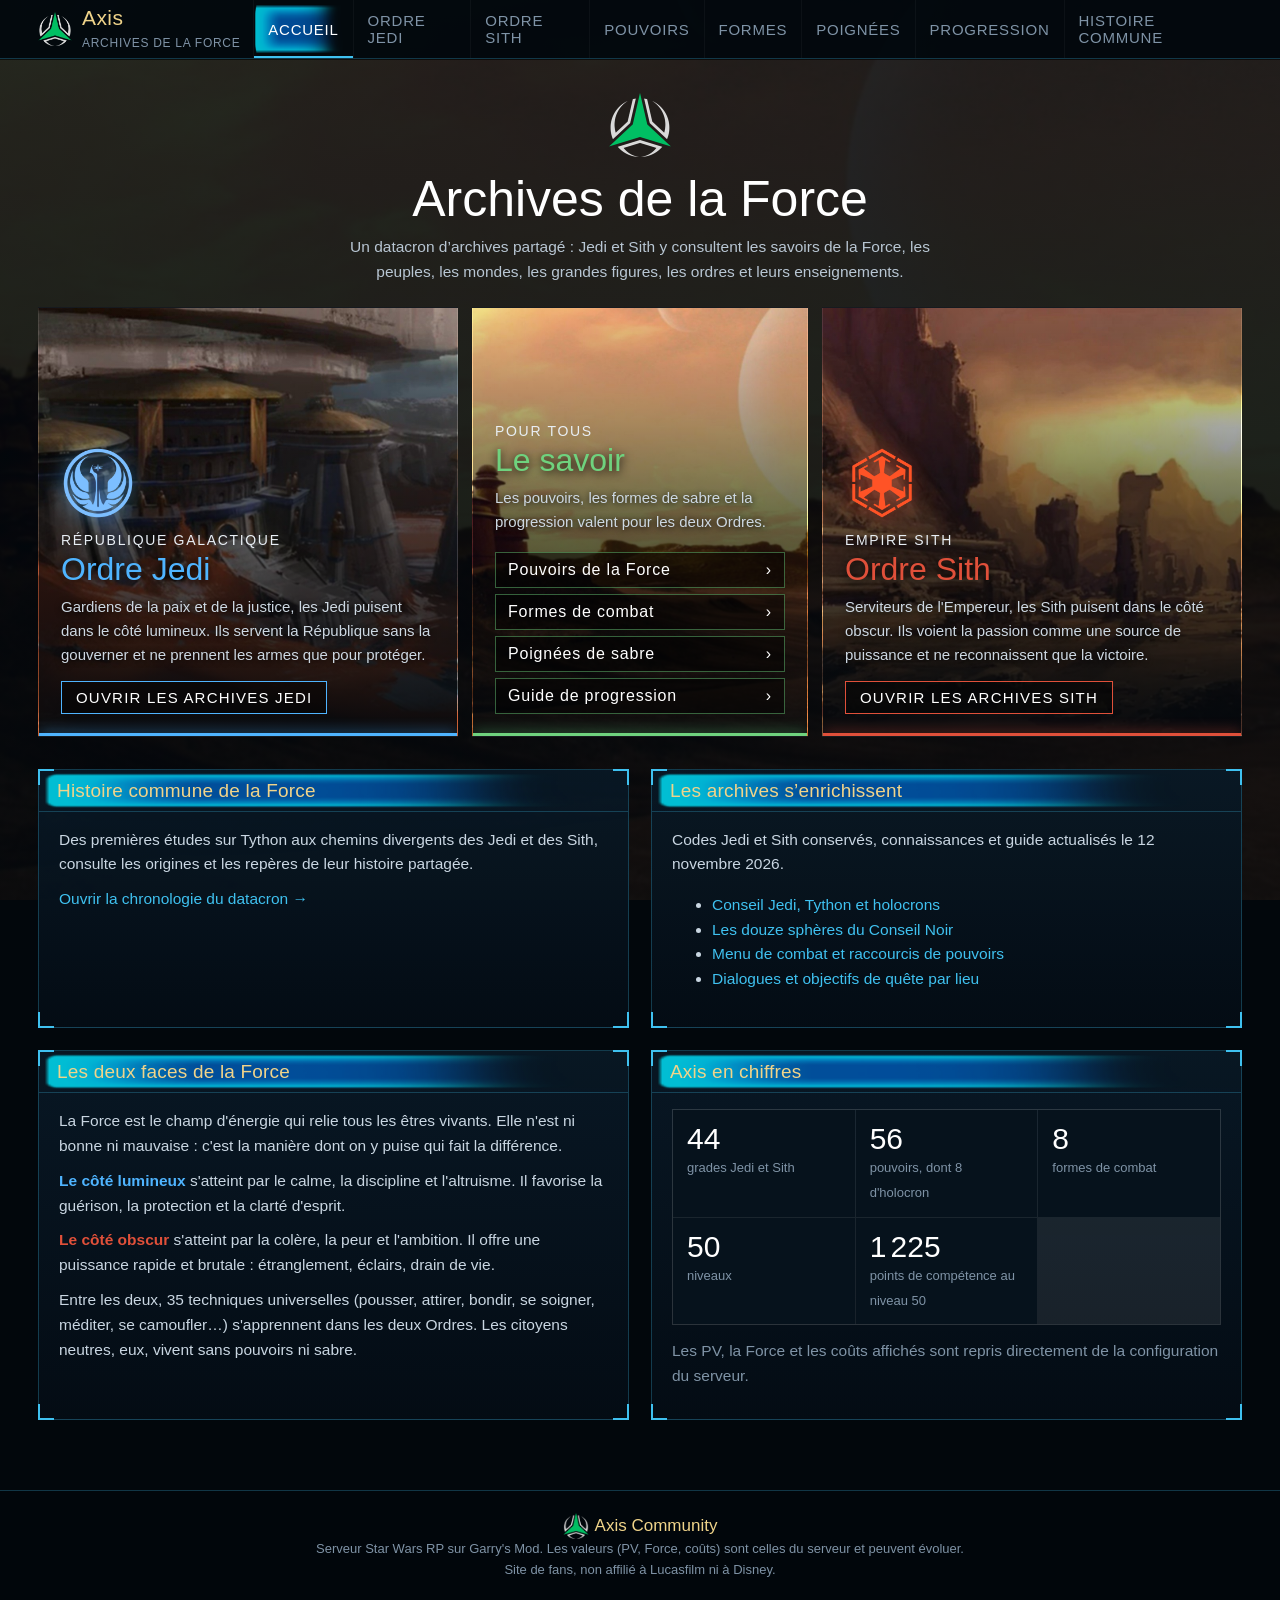
<file: index.html>
<!doctype html>
<html lang="fr">
<head>
<meta charset="utf-8">
<meta name="viewport" content="width=device-width, initial-scale=1">
<title>Accueil · Archives de la Force · Axis</title>
<meta name="description" content="Les connaissances Jedi et Sith du serveur Star Wars RP Axis Community : hiérarchie, codes, pouvoirs, formes de combat et progression.">
<meta name="theme-color" content="#02070c">
<link rel="icon" href="assets/img/voix_neutre.png">
<link rel="stylesheet" href="assets/style.css?v=20261113-2">
</head>
<body class="bg-neu">
<header class="topbar"><div class="in">
<a class="brand" href="index.html"><img src="assets/img/voix_neutre.png" alt=""><div><b>Axis</b><small>ARCHIVES DE LA FORCE</small></div></a>
<button class="burger" aria-expanded="false" aria-controls="tabs">Menu</button>
<nav class="tabs" id="tabs" aria-label="Navigation"><a href="index.html" class="on" aria-current="page">Accueil</a><a href="ordre-jedi.html" class="j">Ordre Jedi</a><a href="ordre-sith.html" class="s">Ordre Sith</a><a href="pouvoirs.html" class="">Pouvoirs</a><a href="formes.html" class="">Formes</a><a href="poignees.html" class="">Poignées</a><a href="progression.html" class="">Progression</a><a href="histoire.html" class="">Histoire commune</a></nav>
</div></header>

<div class="choose">
  <div class="choose-head"><img src="assets/img/voix_neutre.png" alt=""><h1>Archives de la Force</h1>
  <p>Un datacron d’archives partagé : Jedi et Sith y consultent les savoirs de la Force, les peuples, les mondes, les grandes figures, les ordres et leurs enseignements.</p></div>
  <div class="factions">
    <a class="fac j i-rep" href="ordre-jedi.html"><span class="bar"></span>
      <img class="e" src="assets/img/embleme_republique.png" alt="">
      <div class="who">République Galactique</div><h2>Ordre Jedi</h2>
      <p>Gardiens de la paix et de la justice, les Jedi puisent dans le côté lumineux. Ils servent la République sans la gouverner et ne prennent les armes que pour protéger.</p>
      <span class="go">Ouvrir les archives Jedi</span></a>
    <div class="fac n i-neu"><span class="bar"></span>
      <div class="who">Pour tous</div><h2>Le savoir</h2>
      <p>Les pouvoirs, les formes de sabre et la progression valent pour les deux Ordres.</p>
      <ul class="links"><li><a href="pouvoirs.html">Pouvoirs de la Force <span>›</span></a></li><li><a href="formes.html">Formes de combat <span>›</span></a></li><li><a href="poignees.html">Poignées de sabre <span>›</span></a></li><li><a href="progression.html">Guide de progression <span>›</span></a></li></ul></div>
    <a class="fac s i-emp" href="ordre-sith.html"><span class="bar"></span>
      <img class="e" src="assets/img/embleme_empire.png" alt="">
      <div class="who">Empire Sith</div><h2>Ordre Sith</h2>
      <p>Serviteurs de l'Empereur, les Sith puisent dans le côté obscur. Ils voient la passion comme une source de puissance et ne reconnaissent que la victoire.</p>
      <span class="go">Ouvrir les archives Sith</span></a>
  </div>
</div>
<div class="home-grid"><section class="holo"><div class="holo-t"><h2>Histoire commune de la Force</h2></div><div class="holo-b"><p>Des premières études sur Tython aux chemins divergents des Jedi et des Sith, consulte les origines et les repères de leur histoire partagée.</p><a href="histoire.html">Ouvrir la chronologie du datacron →</a></div></section><section class="holo"><div class="holo-t"><h2>Les archives s’enrichissent</h2></div><div class="holo-b"><p>Codes Jedi et Sith conservés, connaissances et guide actualisés le 12 novembre 2026.</p><ul><li><a href="ordre-jedi.html#connaissances">Conseil Jedi, Tython et holocrons</a></li><li><a href="ordre-sith.html#conseil-noir">Les douze sphères du Conseil Noir</a></li><li><a href="progression.html#combat-menu">Menu de combat et raccourcis de pouvoirs</a></li><li><a href="progression.html#missions">Dialogues et objectifs de quête par lieu</a></li></ul></div></section>
<section class="holo"><div class="holo-t"><h2>Les deux faces de la Force</h2></div><div class="holo-b"><p>La Force est le champ d'énergie qui relie tous les êtres vivants. Elle n'est ni bonne ni mauvaise : c'est la manière dont on y puise qui fait la différence.</p>
<p><b style="color:var(--jedi)">Le côté lumineux</b> s'atteint par le calme, la discipline et l'altruisme. Il favorise la guérison, la protection et la clarté d'esprit.</p>
<p><b style="color:var(--sith)">Le côté obscur</b> s'atteint par la colère, la peur et l'ambition. Il offre une puissance rapide et brutale : étranglement, éclairs, drain de vie.</p>
<p>Entre les deux, 35 techniques universelles (pousser, attirer, bondir, se soigner, méditer, se camoufler…) s'apprennent dans les deux Ordres. Les citoyens neutres, eux, vivent sans pouvoirs ni sabre.</p></div></section>
<section class="holo"><div class="holo-t"><h2>Axis en chiffres</h2></div><div class="holo-b"><div class="facts">
<div><b>44</b><span>grades Jedi et Sith</span></div>
<div><b>56</b><span>pouvoirs, dont 8 d'holocron</span></div>
<div><b>8</b><span>formes de combat</span></div>
<div><b>50</b><span>niveaux</span></div>
<div><b>1 225</b><span>points de compétence au niveau 50</span></div>
</div>
<p class="dim" style="margin-top:14px">Les PV, la Force et les coûts affichés sont repris directement de la configuration du serveur.</p></div></section>
</div>

<footer class="foot"><img src="assets/img/voix_neutre.png" alt=""><b>Axis Community</b><br>Serveur Star Wars RP sur Garry's Mod. Les valeurs (PV, Force, coûts) sont celles du serveur et peuvent évoluer.<br>Site de fans, non affilié à Lucasfilm ni à Disney.</footer>
<script src="assets/site.js"></script>
</body>
</html>
</file>
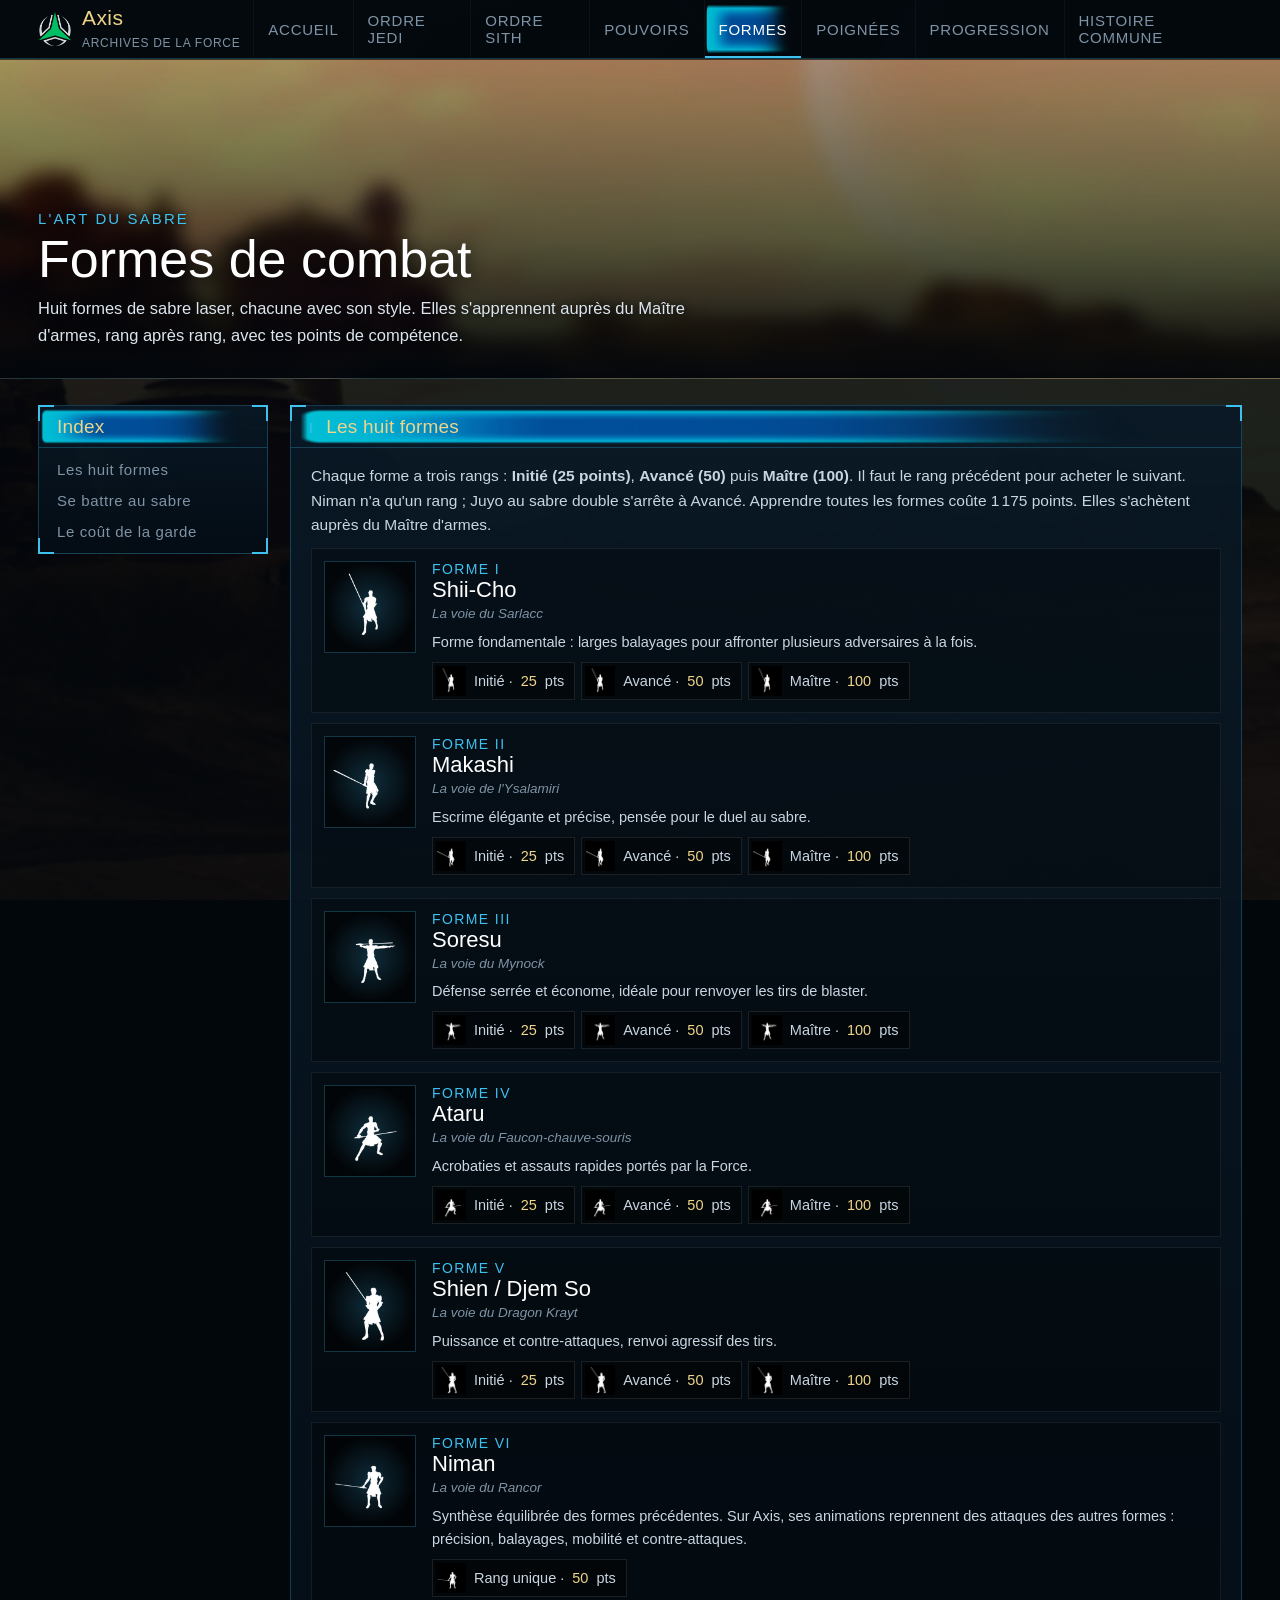
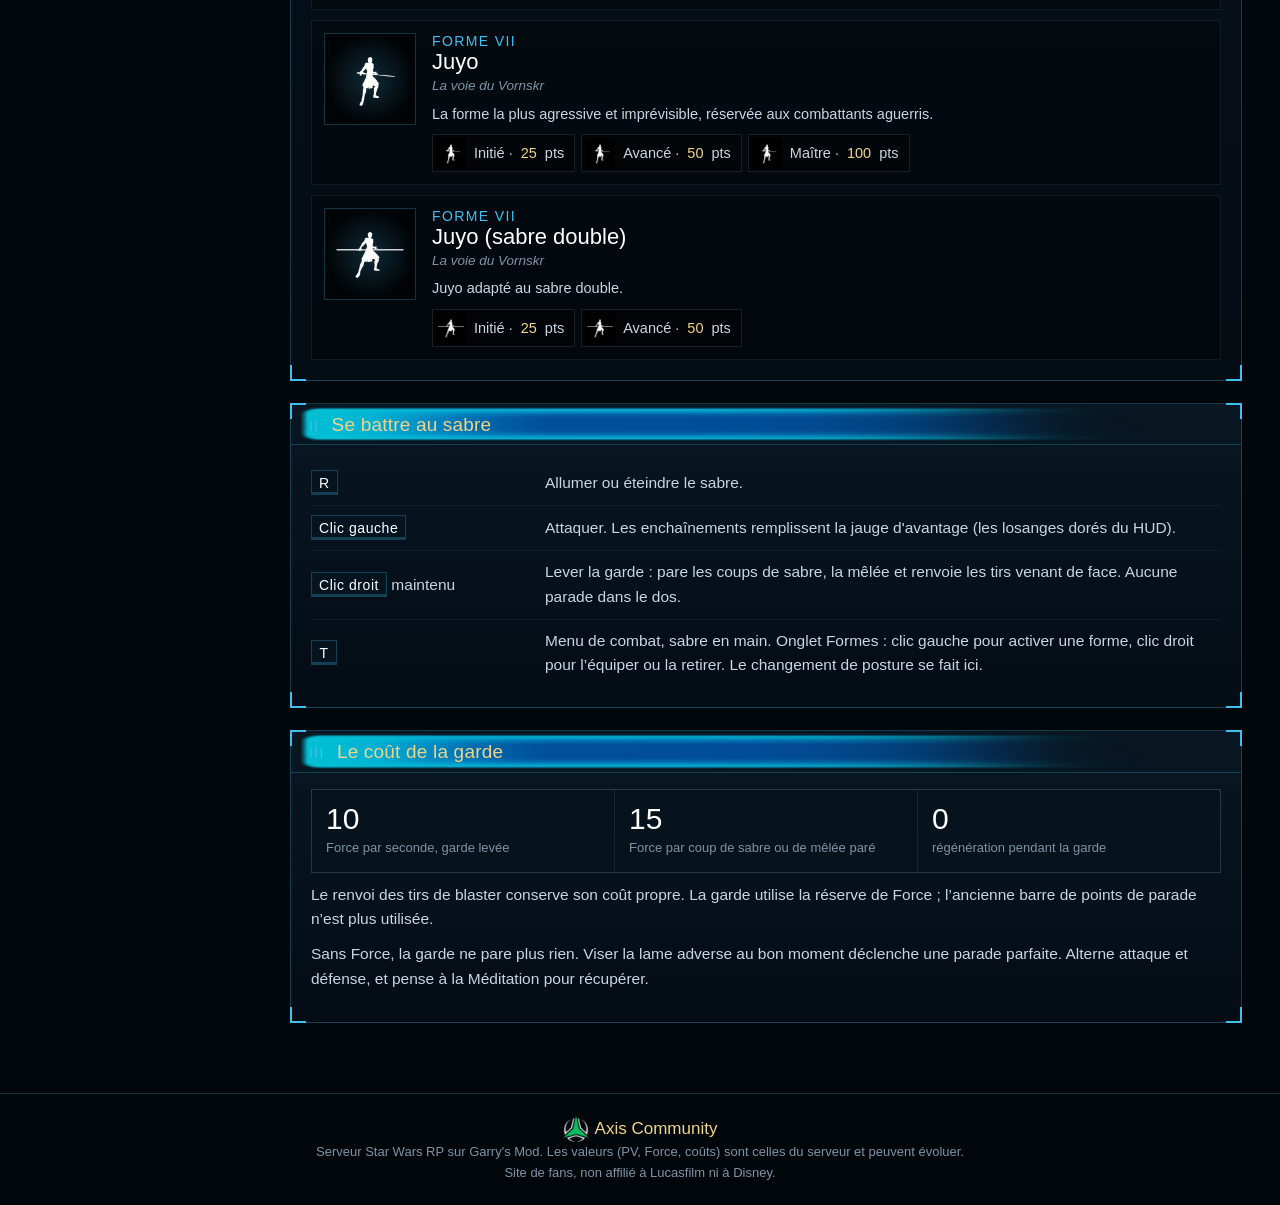
<file: formes.html>
<!doctype html>
<html lang="fr">
<head>
<meta charset="utf-8">
<meta name="viewport" content="width=device-width, initial-scale=1">
<title>Formes de combat · Archives de la Force · Axis</title>
<meta name="description" content="Les huit formes de combat au sabre laser du serveur Axis : rangs, coûts, contrôles et gestion de la garde.">
<meta name="theme-color" content="#02070c">
<link rel="icon" href="assets/img/voix_neutre.png">
<link rel="stylesheet" href="assets/style.css?v=20261113-2">
</head>
<body class="bg-neu">
<header class="topbar"><div class="in">
<a class="brand" href="index.html"><img src="assets/img/voix_neutre.png" alt=""><div><b>Axis</b><small>ARCHIVES DE LA FORCE</small></div></a>
<button class="burger" aria-expanded="false" aria-controls="tabs">Menu</button>
<nav class="tabs" id="tabs" aria-label="Navigation"><a href="index.html" class="">Accueil</a><a href="ordre-jedi.html" class="j">Ordre Jedi</a><a href="ordre-sith.html" class="s">Ordre Sith</a><a href="pouvoirs.html" class="">Pouvoirs</a><a href="formes.html" class="on" aria-current="page">Formes</a><a href="poignees.html" class="">Poignées</a><a href="progression.html" class="">Progression</a><a href="histoire.html" class="">Histoire commune</a></nav>
</div></header>
<div class="banner i-def"><div class="in"><div><div class="camp">L&#x27;art du sabre</div><h1>Formes de combat</h1><p>Huit formes de sabre laser, chacune avec son style. Elles s&#x27;apprennent auprès du Maître d&#x27;armes, rang après rang, avec tes points de compétence.</p></div></div></div><div class="codex"><aside class="codex-index holo"><div class="holo-t"><h2>Index</h2></div><ul><li><a href="#catalogue">Les huit formes</a></li><li><a href="#combat">Se battre au sabre</a></li><li><a href="#garde">Le coût de la garde</a></li></ul></aside>
<main class="codex-body"><section id="catalogue" class="holo"><div class="holo-t"><span class="no">I</span><h2>Les huit formes</h2></div><div class="holo-b"><p>Chaque forme a trois rangs : <b>Initié (25 points)</b>, <b>Avancé (50)</b> puis <b>Maître (100)</b>. Il faut le rang précédent pour acheter le suivant. Niman n'a qu'un rang ; Juyo au sabre double s'arrête à Avancé. Apprendre toutes les formes coûte 1 175 points. Elles s'achètent auprès du Maître d'armes.</p>
<div class="forms"><div class="form"><img class="big" src="assets/icons/item_stance_form1c.png" alt="" loading="lazy"><div>
<div class="lbl">Forme I</div><h3>Shii-Cho</h3><div class="way-n">La voie du Sarlacc</div><p>Forme fondamentale : larges balayages pour affronter plusieurs adversaires à la fois.</p><div class="ranks"><span class="rk"><img src="assets/icons/item_stance_form1a.png" alt="" loading="lazy">Initié · <b>25</b> pts</span><span class="rk"><img src="assets/icons/item_stance_form1b.png" alt="" loading="lazy">Avancé · <b>50</b> pts</span><span class="rk"><img src="assets/icons/item_stance_form1c.png" alt="" loading="lazy">Maître · <b>100</b> pts</span></div></div></div><div class="form"><img class="big" src="assets/icons/item_stance_form2c.png" alt="" loading="lazy"><div>
<div class="lbl">Forme II</div><h3>Makashi</h3><div class="way-n">La voie de l&#x27;Ysalamiri</div><p>Escrime élégante et précise, pensée pour le duel au sabre.</p><div class="ranks"><span class="rk"><img src="assets/icons/item_stance_form2a.png" alt="" loading="lazy">Initié · <b>25</b> pts</span><span class="rk"><img src="assets/icons/item_stance_form2b.png" alt="" loading="lazy">Avancé · <b>50</b> pts</span><span class="rk"><img src="assets/icons/item_stance_form2c.png" alt="" loading="lazy">Maître · <b>100</b> pts</span></div></div></div><div class="form"><img class="big" src="assets/icons/item_stance_form3c.png" alt="" loading="lazy"><div>
<div class="lbl">Forme III</div><h3>Soresu</h3><div class="way-n">La voie du Mynock</div><p>Défense serrée et économe, idéale pour renvoyer les tirs de blaster.</p><div class="ranks"><span class="rk"><img src="assets/icons/item_stance_form3a.png" alt="" loading="lazy">Initié · <b>25</b> pts</span><span class="rk"><img src="assets/icons/item_stance_form3b.png" alt="" loading="lazy">Avancé · <b>50</b> pts</span><span class="rk"><img src="assets/icons/item_stance_form3c.png" alt="" loading="lazy">Maître · <b>100</b> pts</span></div></div></div><div class="form"><img class="big" src="assets/icons/item_stance_form4c.png" alt="" loading="lazy"><div>
<div class="lbl">Forme IV</div><h3>Ataru</h3><div class="way-n">La voie du Faucon-chauve-souris</div><p>Acrobaties et assauts rapides portés par la Force.</p><div class="ranks"><span class="rk"><img src="assets/icons/item_stance_form4a.png" alt="" loading="lazy">Initié · <b>25</b> pts</span><span class="rk"><img src="assets/icons/item_stance_form4b.png" alt="" loading="lazy">Avancé · <b>50</b> pts</span><span class="rk"><img src="assets/icons/item_stance_form4c.png" alt="" loading="lazy">Maître · <b>100</b> pts</span></div></div></div><div class="form"><img class="big" src="assets/icons/item_stance_formbc.png" alt="" loading="lazy"><div>
<div class="lbl">Forme V</div><h3>Shien / Djem So</h3><div class="way-n">La voie du Dragon Krayt</div><p>Puissance et contre-attaques, renvoi agressif des tirs.</p><div class="ranks"><span class="rk"><img src="assets/icons/item_stance_form5a.png" alt="" loading="lazy">Initié · <b>25</b> pts</span><span class="rk"><img src="assets/icons/item_stance_form5b.png" alt="" loading="lazy">Avancé · <b>50</b> pts</span><span class="rk"><img src="assets/icons/item_stance_formbc.png" alt="" loading="lazy">Maître · <b>100</b> pts</span></div></div></div><div class="form"><img class="big" src="assets/icons/item_stance_niman.png" alt="" loading="lazy"><div>
<div class="lbl">Forme VI</div><h3>Niman</h3><div class="way-n">La voie du Rancor</div><p>Synthèse équilibrée des formes précédentes. Sur Axis, ses animations reprennent des attaques des autres formes : précision, balayages, mobilité et contre-attaques.</p><div class="ranks"><span class="rk"><img src="assets/icons/item_stance_niman.png" alt="" loading="lazy">Rang unique · <b>50</b> pts</span></div></div></div><div class="form"><img class="big" src="assets/icons/item_stance_form7c.png" alt="" loading="lazy"><div>
<div class="lbl">Forme VII</div><h3>Juyo</h3><div class="way-n">La voie du Vornskr</div><p>La forme la plus agressive et imprévisible, réservée aux combattants aguerris.</p><div class="ranks"><span class="rk"><img src="assets/icons/item_stance_form7a.png" alt="" loading="lazy">Initié · <b>25</b> pts</span><span class="rk"><img src="assets/icons/item_stance_form7b.png" alt="" loading="lazy">Avancé · <b>50</b> pts</span><span class="rk"><img src="assets/icons/item_stance_form7c.png" alt="" loading="lazy">Maître · <b>100</b> pts</span></div></div></div><div class="form"><img class="big" src="assets/icons/item_stance_form7b-staff.png" alt="" loading="lazy"><div>
<div class="lbl">Forme VII</div><h3>Juyo (sabre double)</h3><div class="way-n">La voie du Vornskr</div><p>Juyo adapté au sabre double.</p><div class="ranks"><span class="rk"><img src="assets/icons/item_stance_form7a-staff.png" alt="" loading="lazy">Initié · <b>25</b> pts</span><span class="rk"><img src="assets/icons/item_stance_form7b-staff.png" alt="" loading="lazy">Avancé · <b>50</b> pts</span></div></div></div></div></div></section><section id="combat" class="holo"><div class="holo-t"><span class="no">II</span><h2>Se battre au sabre</h2></div><div class="holo-b"><div class="binds">
<div><span><kbd>R</kbd></span><span>Allumer ou éteindre le sabre.</span></div>
<div><span><kbd>Clic gauche</kbd></span><span>Attaquer. Les enchaînements remplissent la jauge d'avantage (les losanges dorés du HUD).</span></div>
<div><span><kbd>Clic droit</kbd> maintenu</span><span>Lever la garde : pare les coups de sabre, la mêlée et renvoie les tirs venant de face. Aucune parade dans le dos.</span></div>
<div><span><kbd>T</kbd></span><span>Menu de combat, sabre en main. Onglet Formes : clic gauche pour activer une forme, clic droit pour l’équiper ou la retirer. Le changement de posture se fait ici.</span></div>
</div></div></section><section id="garde" class="holo"><div class="holo-t"><span class="no">III</span><h2>Le coût de la garde</h2></div><div class="holo-b"><div class="facts"><div><b>10</b><span>Force par seconde, garde levée</span></div><div><b>15</b><span>Force par coup de sabre ou de mêlée paré</span></div><div><b>0</b><span>régénération pendant la garde</span></div></div>
<p>Le renvoi des tirs de blaster conserve son coût propre. La garde utilise la réserve de Force ; l’ancienne barre de points de parade n’est plus utilisée.</p><p>Sans Force, la garde ne pare plus rien. Viser la lame adverse au bon moment déclenche une parade parfaite. Alterne attaque et défense, et pense à la Méditation pour récupérer.</p></div></section></main></div>
<footer class="foot"><img src="assets/img/voix_neutre.png" alt=""><b>Axis Community</b><br>Serveur Star Wars RP sur Garry's Mod. Les valeurs (PV, Force, coûts) sont celles du serveur et peuvent évoluer.<br>Site de fans, non affilié à Lucasfilm ni à Disney.</footer>
<script src="assets/site.js"></script>
</body>
</html>
</file>
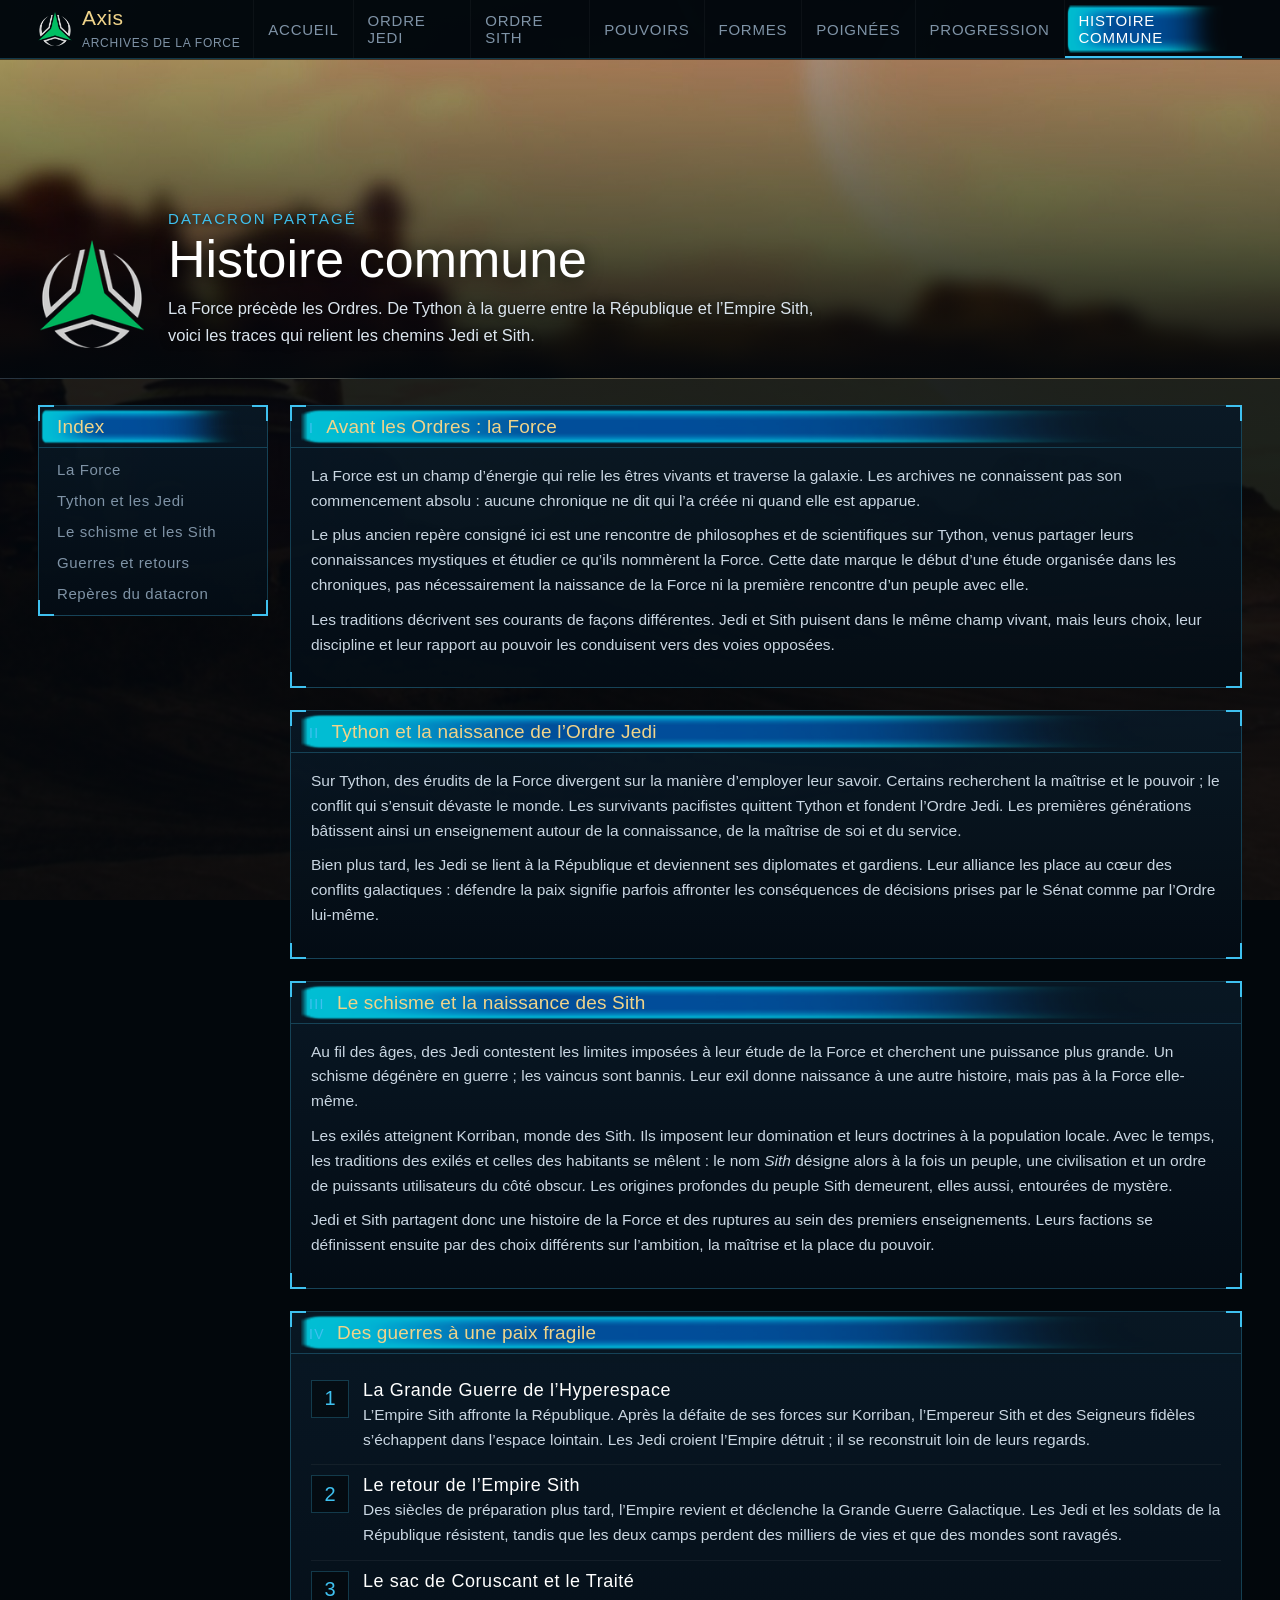
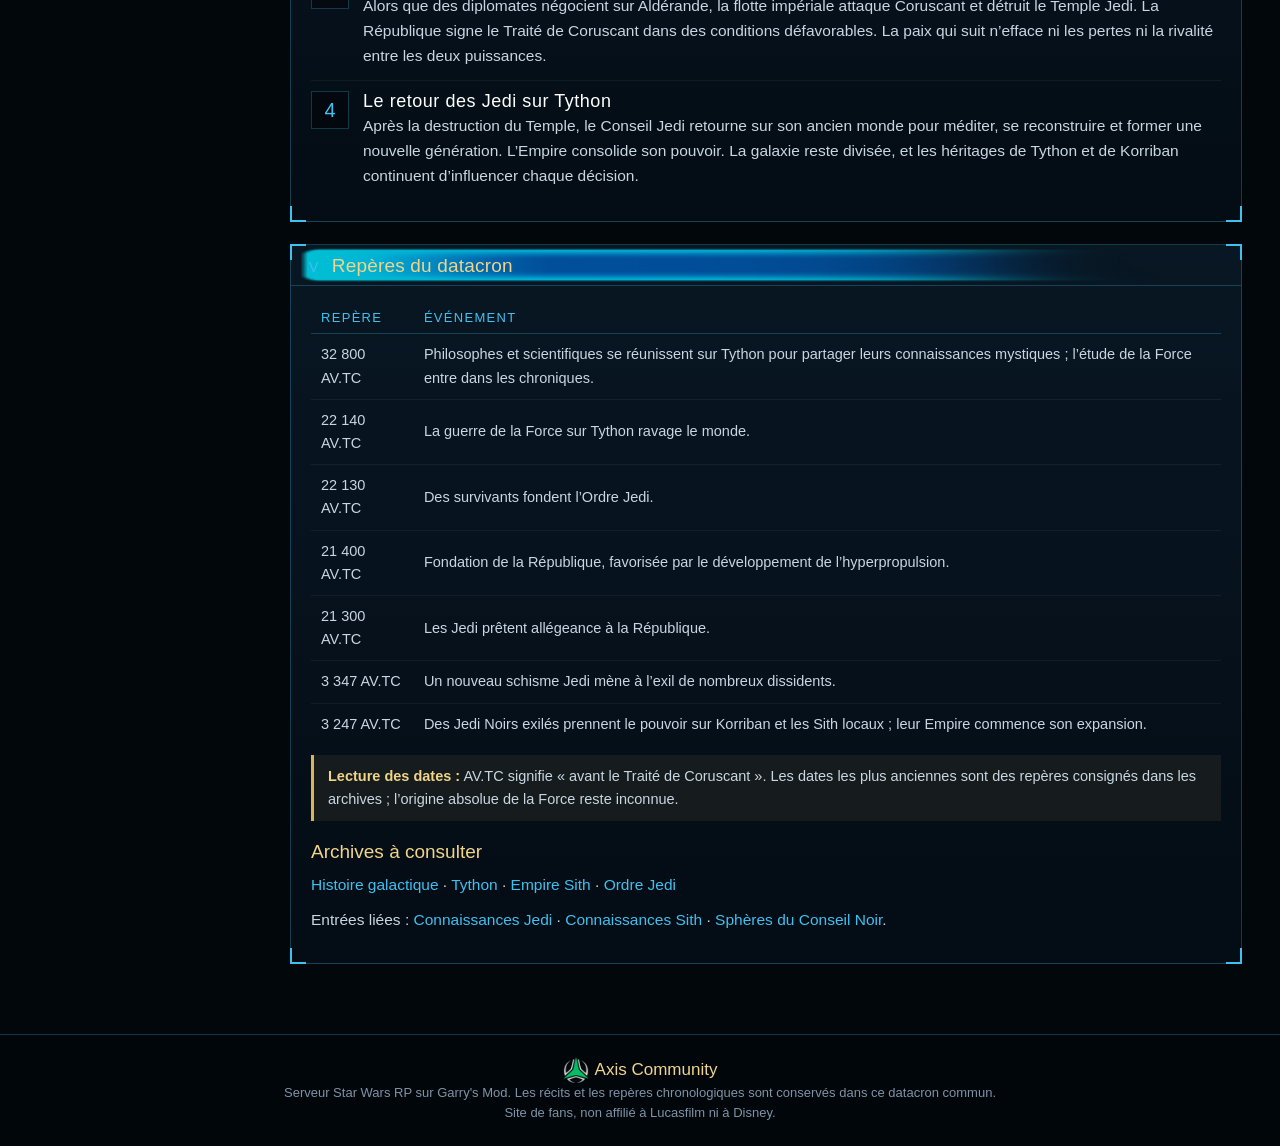
<file: histoire.html>
<!doctype html>
<html lang="fr">
<head>
<meta charset="utf-8">
<meta name="viewport" content="width=device-width, initial-scale=1">
<title>Histoire commune — Archives de la Force — Axis</title>
<meta name="description" content="Origine connue de l'étude de la Force et histoire partagée des Jedi, des Sith et de la République dans le datacron des Archives de la Force.">
<meta name="theme-color" content="#02070c">
<link rel="icon" href="assets/img/voix_neutre.png">
<link rel="stylesheet" href="assets/style.css?v=20261113-2">
</head>
<body class="bg-neu">
<header class="topbar"><div class="in">
<a class="brand" href="index.html"><img src="assets/img/voix_neutre.png" alt=""><div><b>Axis</b><small>ARCHIVES DE LA FORCE</small></div></a>
<button class="burger" aria-expanded="false" aria-controls="tabs">Menu</button>
<nav class="tabs" id="tabs" aria-label="Navigation"><a href="index.html" class="">Accueil</a><a href="ordre-jedi.html" class="j">Ordre Jedi</a><a href="ordre-sith.html" class="s">Ordre Sith</a><a href="pouvoirs.html" class="">Pouvoirs</a><a href="formes.html" class="">Formes</a><a href="poignees.html" class="">Poignées</a><a href="progression.html" class="">Progression</a><a href="histoire.html" class="on" aria-current="page">Histoire commune</a></nav>
</div></header>
<div class="banner i-def"><div class="in"><img class="emb" src="assets/img/voix_neutre.png" alt=""><div><div class="camp">Datacron partagé</div><h1>Histoire commune</h1><p>La Force précède les Ordres. De Tython à la guerre entre la République et l’Empire Sith, voici les traces qui relient les chemins Jedi et Sith.</p></div></div></div>
<div class="codex"><aside class="codex-index holo"><div class="holo-t"><h2>Index</h2></div><ul><li><a href="#force">La Force</a></li><li><a href="#tython">Tython et les Jedi</a></li><li><a href="#schisme">Le schisme et les Sith</a></li><li><a href="#guerres">Guerres et retours</a></li><li><a href="#reperes">Repères du datacron</a></li></ul></aside>
<main class="codex-body">
<section id="force" class="holo"><div class="holo-t"><span class="no">I</span><h2>Avant les Ordres : la Force</h2></div><div class="holo-b"><p>La Force est un champ d’énergie qui relie les êtres vivants et traverse la galaxie. Les archives ne connaissent pas son commencement absolu : aucune chronique ne dit qui l’a créée ni quand elle est apparue.</p><p>Le plus ancien repère consigné ici est une rencontre de philosophes et de scientifiques sur Tython, venus partager leurs connaissances mystiques et étudier ce qu’ils nommèrent la Force. Cette date marque le début d’une étude organisée dans les chroniques, pas nécessairement la naissance de la Force ni la première rencontre d’un peuple avec elle.</p><p>Les traditions décrivent ses courants de façons différentes. Jedi et Sith puisent dans le même champ vivant, mais leurs choix, leur discipline et leur rapport au pouvoir les conduisent vers des voies opposées.</p></div></section>
<section id="tython" class="holo"><div class="holo-t"><span class="no">II</span><h2>Tython et la naissance de l’Ordre Jedi</h2></div><div class="holo-b"><p>Sur Tython, des érudits de la Force divergent sur la manière d’employer leur savoir. Certains recherchent la maîtrise et le pouvoir ; le conflit qui s’ensuit dévaste le monde. Les survivants pacifistes quittent Tython et fondent l’Ordre Jedi. Les premières générations bâtissent ainsi un enseignement autour de la connaissance, de la maîtrise de soi et du service.</p><p>Bien plus tard, les Jedi se lient à la République et deviennent ses diplomates et gardiens. Leur alliance les place au cœur des conflits galactiques : défendre la paix signifie parfois affronter les conséquences de décisions prises par le Sénat comme par l’Ordre lui-même.</p></div></section>
<section id="schisme" class="holo"><div class="holo-t"><span class="no">III</span><h2>Le schisme et la naissance des Sith</h2></div><div class="holo-b"><p>Au fil des âges, des Jedi contestent les limites imposées à leur étude de la Force et cherchent une puissance plus grande. Un schisme dégénère en guerre ; les vaincus sont bannis. Leur exil donne naissance à une autre histoire, mais pas à la Force elle-même.</p><p>Les exilés atteignent Korriban, monde des Sith. Ils imposent leur domination et leurs doctrines à la population locale. Avec le temps, les traditions des exilés et celles des habitants se mêlent : le nom <em>Sith</em> désigne alors à la fois un peuple, une civilisation et un ordre de puissants utilisateurs du côté obscur. Les origines profondes du peuple Sith demeurent, elles aussi, entourées de mystère.</p><p>Jedi et Sith partagent donc une histoire de la Force et des ruptures au sein des premiers enseignements. Leurs factions se définissent ensuite par des choix différents sur l’ambition, la maîtrise et la place du pouvoir.</p></div></section>
<section id="guerres" class="holo"><div class="holo-t"><span class="no">IV</span><h2>Des guerres à une paix fragile</h2></div><div class="holo-b"><ol class="steps"><li><h3>La Grande Guerre de l’Hyperespace</h3><p>L’Empire Sith affronte la République. Après la défaite de ses forces sur Korriban, l’Empereur Sith et des Seigneurs fidèles s’échappent dans l’espace lointain. Les Jedi croient l’Empire détruit ; il se reconstruit loin de leurs regards.</p></li><li><h3>Le retour de l’Empire Sith</h3><p>Des siècles de préparation plus tard, l’Empire revient et déclenche la Grande Guerre Galactique. Les Jedi et les soldats de la République résistent, tandis que les deux camps perdent des milliers de vies et que des mondes sont ravagés.</p></li><li><h3>Le sac de Coruscant et le Traité</h3><p>Alors que des diplomates négocient sur Aldérande, la flotte impériale attaque Coruscant et détruit le Temple Jedi. La République signe le Traité de Coruscant dans des conditions défavorables. La paix qui suit n’efface ni les pertes ni la rivalité entre les deux puissances.</p></li><li><h3>Le retour des Jedi sur Tython</h3><p>Après la destruction du Temple, le Conseil Jedi retourne sur son ancien monde pour méditer, se reconstruire et former une nouvelle génération. L’Empire consolide son pouvoir. La galaxie reste divisée, et les héritages de Tython et de Korriban continuent d’influencer chaque décision.</p></li></ol></div></section>
<section id="reperes" class="holo"><div class="holo-t"><span class="no">V</span><h2>Repères du datacron</h2></div><div class="holo-b"><div class="scroll"><table class="tbl"><thead><tr><th>Repère</th><th>Événement</th></tr></thead><tbody><tr><td>32 800 AV.TC</td><td>Philosophes et scientifiques se réunissent sur Tython pour partager leurs connaissances mystiques ; l’étude de la Force entre dans les chroniques.</td></tr><tr><td>22 140 AV.TC</td><td>La guerre de la Force sur Tython ravage le monde.</td></tr><tr><td>22 130 AV.TC</td><td>Des survivants fondent l’Ordre Jedi.</td></tr><tr><td>21 400 AV.TC</td><td>Fondation de la République, favorisée par le développement de l’hyperpropulsion.</td></tr><tr><td>21 300 AV.TC</td><td>Les Jedi prêtent allégeance à la République.</td></tr><tr><td>3 347 AV.TC</td><td>Un nouveau schisme Jedi mène à l’exil de nombreux dissidents.</td></tr><tr><td>3 247 AV.TC</td><td>Des Jedi Noirs exilés prennent le pouvoir sur Korriban et les Sith locaux ; leur Empire commence son expansion.</td></tr></tbody></table></div><p class="note"><b>Lecture des dates :</b> AV.TC signifie « avant le Traité de Coruscant ». Les dates les plus anciennes sont des repères consignés dans les archives ; l’origine absolue de la Force reste inconnue.</p><h3 class="sub-t">Archives à consulter</h3><p><a href="https://www.swtor.com/fr/holonet/galactic-history">Histoire galactique</a> · <a href="https://www.swtor.com/fr/holonet/planets/tython">Tython</a> · <a href="https://www.swtor.com/fr/holonet/allegiances/sith-empire">Empire Sith</a> · <a href="https://www.swtor.com/fr/holonet/allegiances/jedi-order">Ordre Jedi</a></p><p>Entrées liées : <a href="ordre-jedi.html#connaissances">Connaissances Jedi</a> · <a href="ordre-sith.html#connaissances">Connaissances Sith</a> · <a href="ordre-sith.html#conseil-noir">Sphères du Conseil Noir</a>.</p></div></section>
</main></div>
<footer class="foot"><img src="assets/img/voix_neutre.png" alt=""><b>Axis Community</b><br>Serveur Star Wars RP sur Garry's Mod. Les récits et les repères chronologiques sont conservés dans ce datacron commun.<br>Site de fans, non affilié à Lucasfilm ni à Disney.</footer>
<script src="assets/site.js"></script>
</body>
</html>
</file>
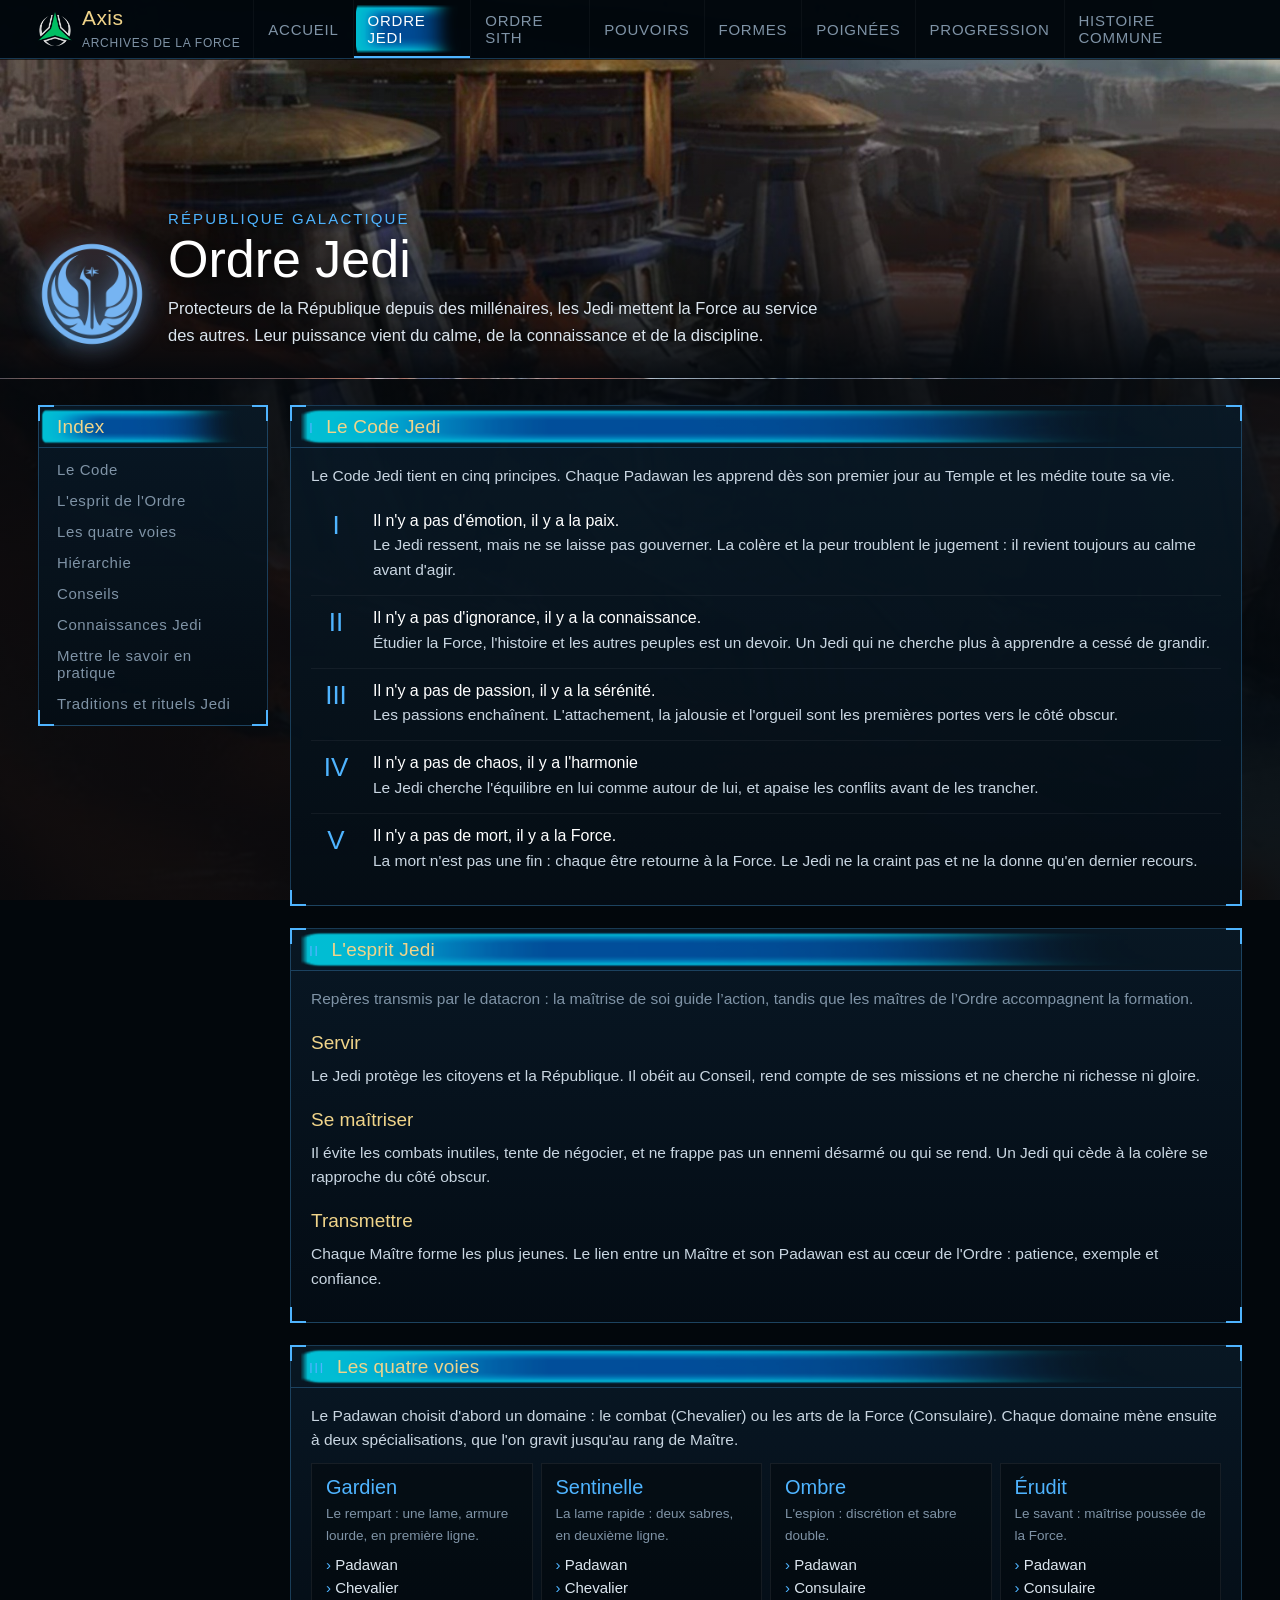
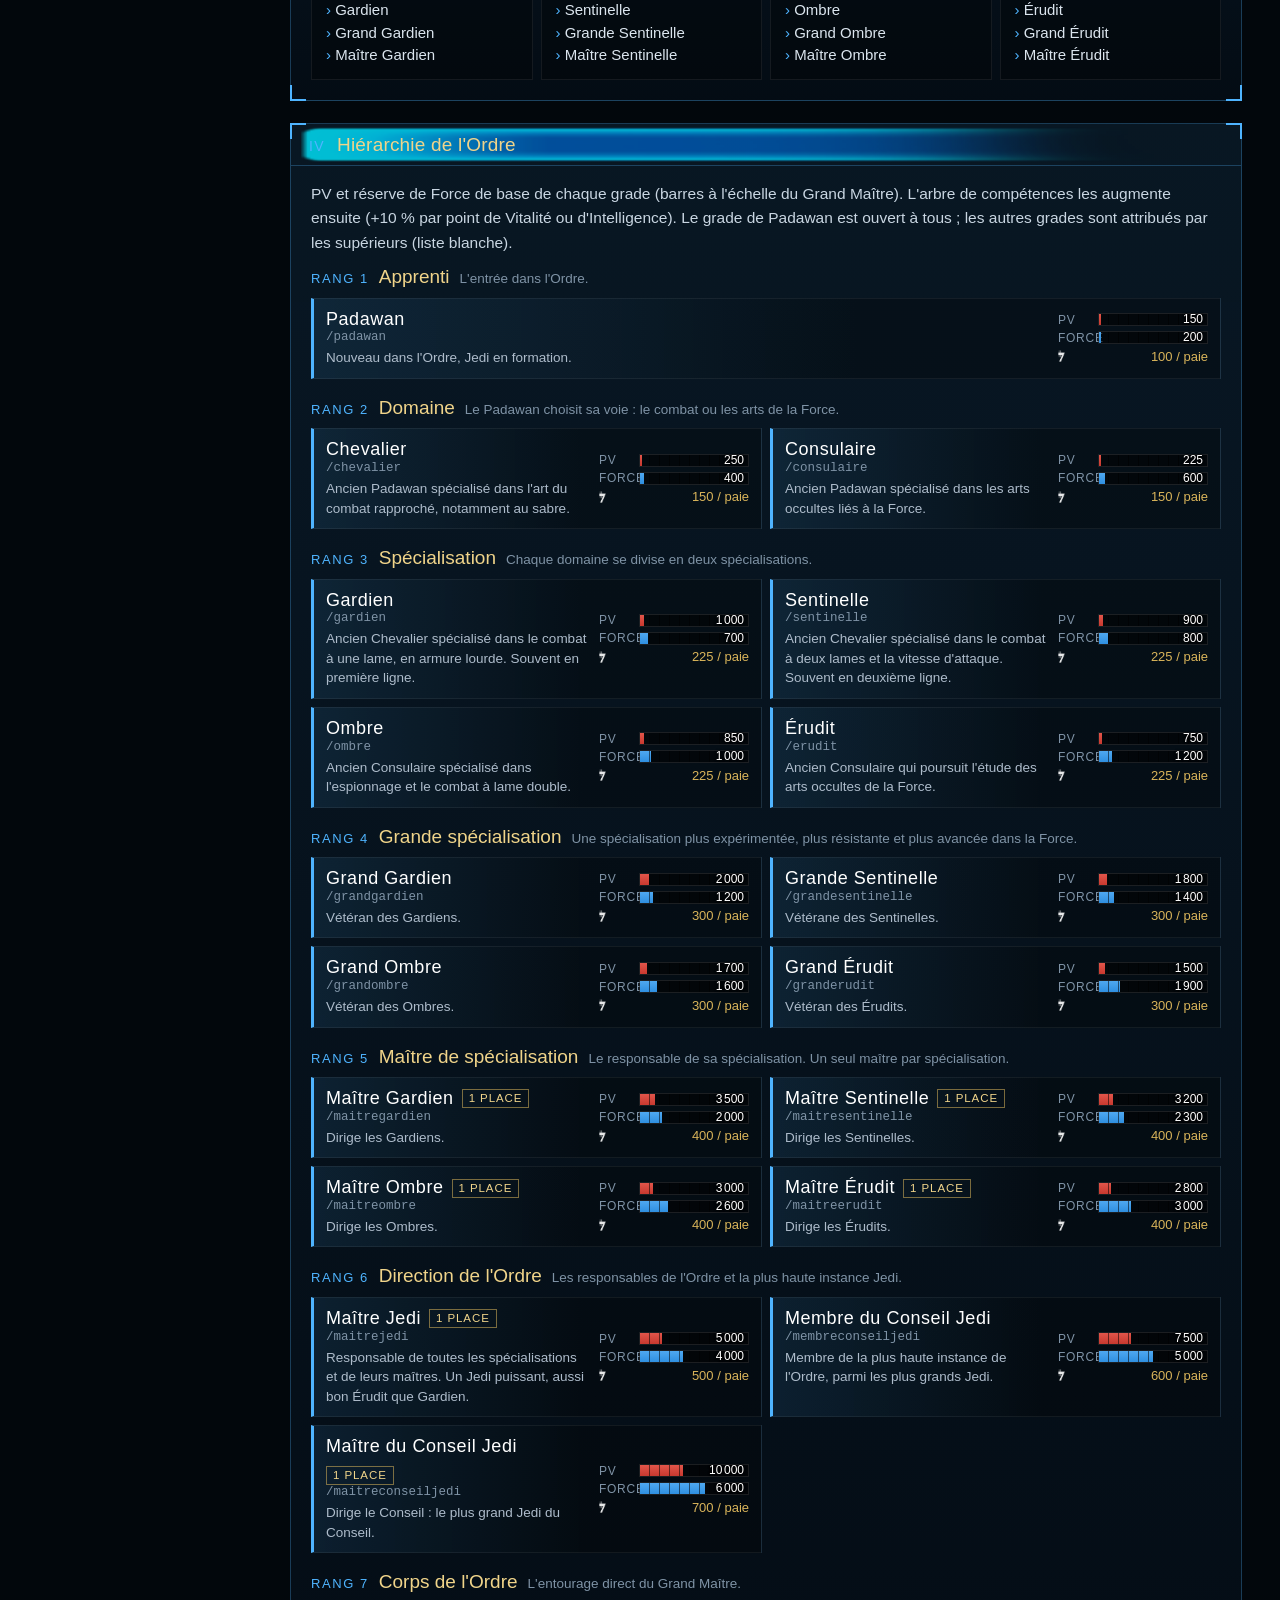
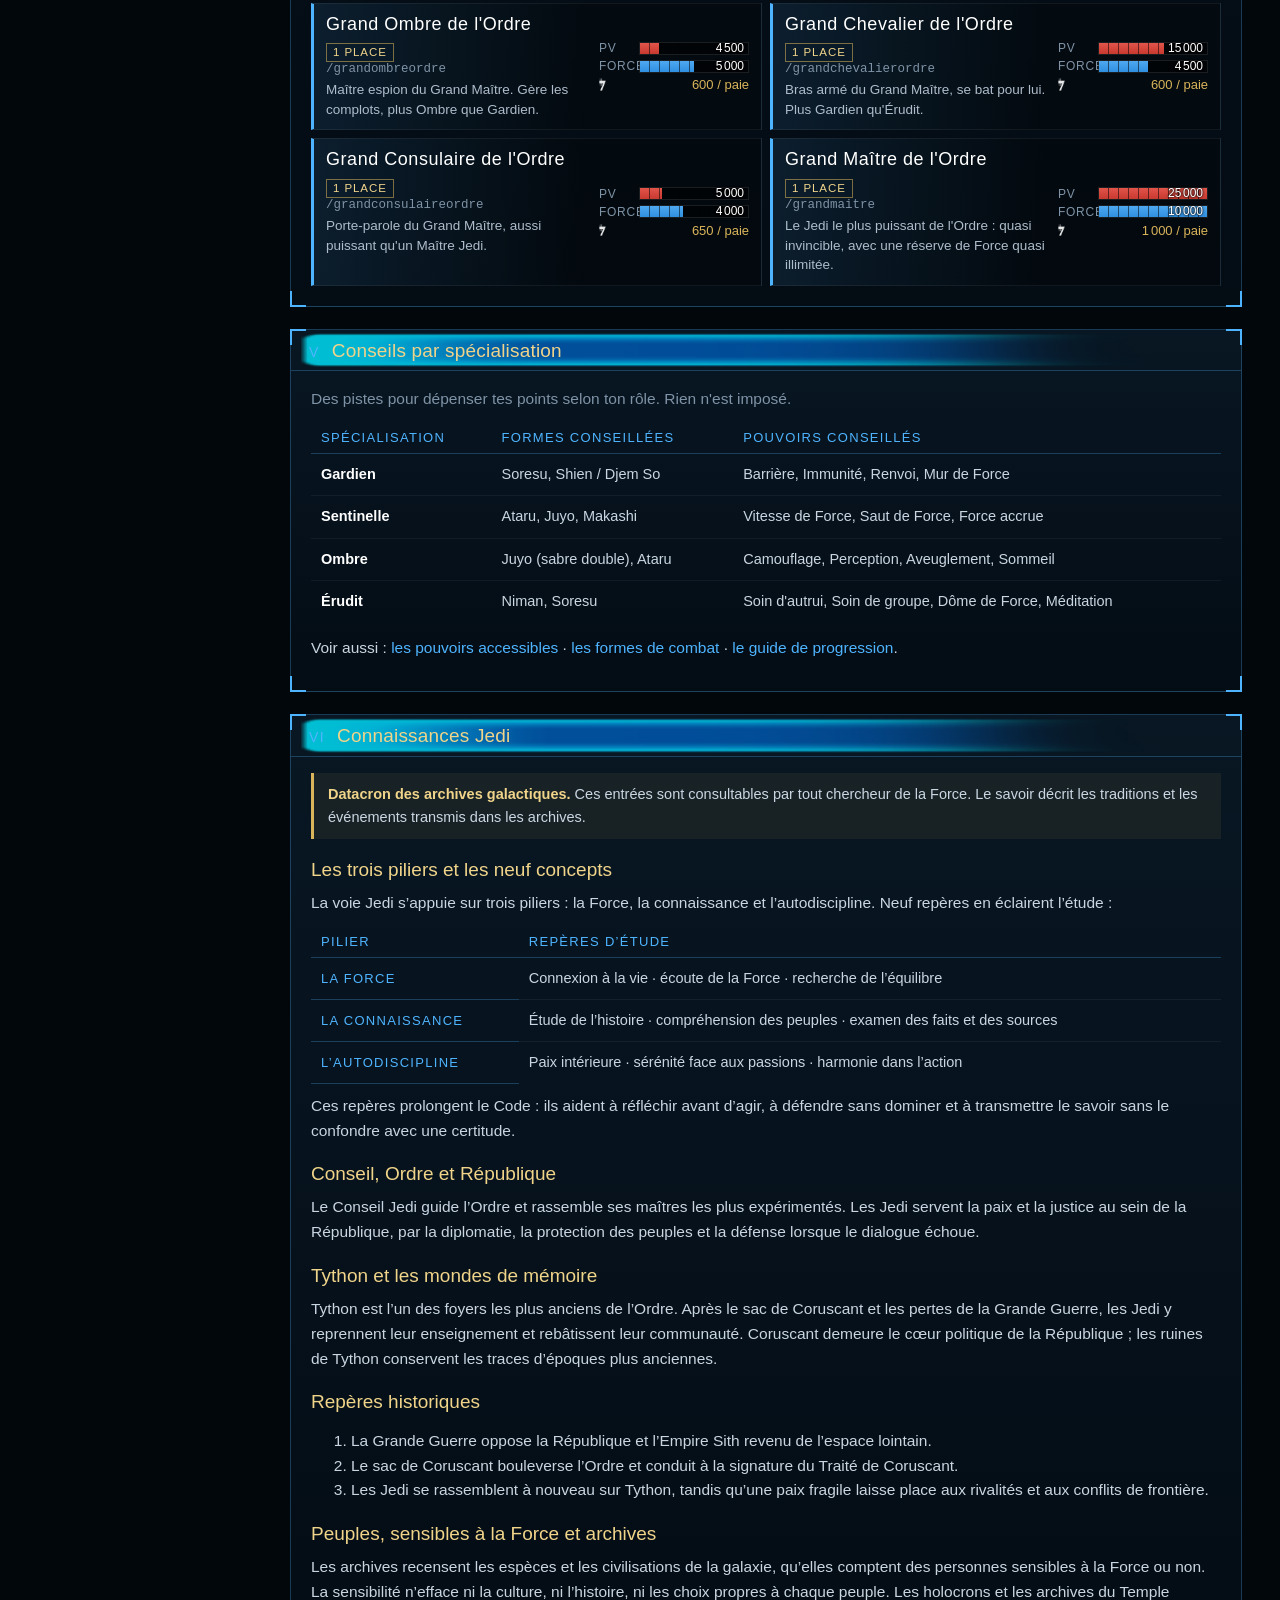
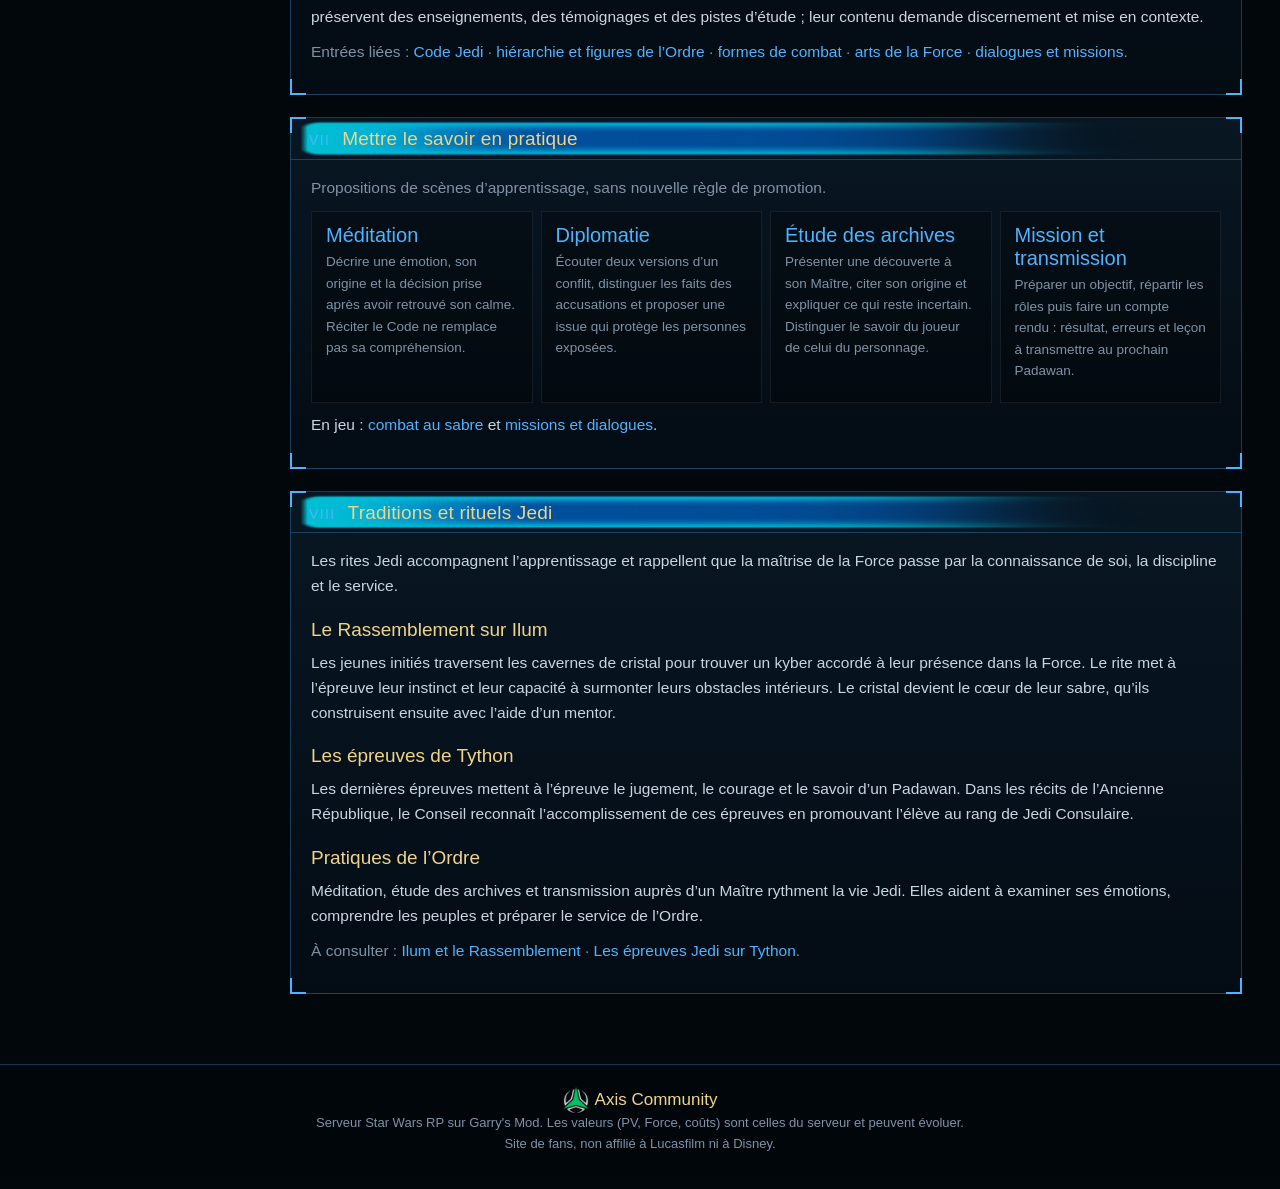
<file: ordre-jedi.html>
<!doctype html>
<html lang="fr">
<head>
<meta charset="utf-8">
<meta name="viewport" content="width=device-width, initial-scale=1">
<title>Ordre Jedi · Archives de la Force · Axis</title>
<meta name="description" content="Ordre Jedi du serveur Axis : principes du Code, esprit, quatre voies et hiérarchie des 22 grades.">
<meta name="theme-color" content="#02070c">
<link rel="icon" href="assets/img/voix_neutre.png">
<link rel="stylesheet" href="assets/style.css?v=20261113-2">
</head>
<body class="f-jedi bg-rep">
<header class="topbar"><div class="in">
<a class="brand" href="index.html"><img src="assets/img/voix_neutre.png" alt=""><div><b>Axis</b><small>ARCHIVES DE LA FORCE</small></div></a>
<button class="burger" aria-expanded="false" aria-controls="tabs">Menu</button>
<nav class="tabs" id="tabs" aria-label="Navigation"><a href="index.html" class="">Accueil</a><a href="ordre-jedi.html" class="j on" aria-current="page">Ordre Jedi</a><a href="ordre-sith.html" class="s">Ordre Sith</a><a href="pouvoirs.html" class="">Pouvoirs</a><a href="formes.html" class="">Formes</a><a href="poignees.html" class="">Poignées</a><a href="progression.html" class="">Progression</a><a href="histoire.html" class="">Histoire commune</a></nav>
</div></header>
<div class="banner i-rep"><div class="in"><img class="emb" src="assets/img/embleme_republique.png" alt=""><div><div class="camp">République Galactique</div><h1>Ordre Jedi</h1><p>Protecteurs de la République depuis des millénaires, les Jedi mettent la Force au service des autres. Leur puissance vient du calme, de la connaissance et de la discipline.</p></div></div></div><div class="codex"><aside class="codex-index holo"><div class="holo-t"><h2>Index</h2></div><ul><li><a href="#code">Le Code</a></li><li><a href="#esprit">L&#x27;esprit de l&#x27;Ordre</a></li><li><a href="#voies">Les quatre voies</a></li><li><a href="#hierarchie">Hiérarchie</a></li><li><a href="#conseils">Conseils</a></li><li><a href="#connaissances">Connaissances Jedi</a></li><li><a href="#formation">Mettre le savoir en pratique</a></li><li><a href="#traditions">Traditions et rituels Jedi</a></li></ul></aside>
<main class="codex-body"><section id="code" class="holo"><div class="holo-t"><span class="no">I</span><h2>Le Code Jedi</h2></div><div class="holo-b"><p>Le Code Jedi tient en cinq principes. Chaque Padawan les apprend dès son premier jour au Temple et les médite toute sa vie.</p><ol class="tenets"><li><div><b>Il n'y a pas d'émotion, il y a la paix.</b>Le Jedi ressent, mais ne se laisse pas gouverner. La colère et la peur troublent le jugement : il revient toujours au calme avant d&#x27;agir.</div></li><li><div><b>Il n'y a pas d'ignorance, il y a la connaissance.</b>Étudier la Force, l&#x27;histoire et les autres peuples est un devoir. Un Jedi qui ne cherche plus à apprendre a cessé de grandir.</div></li><li><div><b>Il n'y a pas de passion, il y a la sérénité.</b>Les passions enchaînent. L&#x27;attachement, la jalousie et l&#x27;orgueil sont les premières portes vers le côté obscur.</div></li><li><div><b>Il n'y a pas de chaos, il y a l'harmonie</b>Le Jedi cherche l&#x27;équilibre en lui comme autour de lui, et apaise les conflits avant de les trancher.</div></li><li><div><b>Il n'y a pas de mort, il y a la Force.</b>La mort n&#x27;est pas une fin : chaque être retourne à la Force. Le Jedi ne la craint pas et ne la donne qu&#x27;en dernier recours.</div></li></ol></div></section><section id="esprit" class="holo"><div class="holo-t"><span class="no">II</span><h2>L&#x27;esprit Jedi</h2></div><div class="holo-b"><p class="dim">Repères transmis par le datacron : la maîtrise de soi guide l’action, tandis que les maîtres de l’Ordre accompagnent la formation.</p><h3 class="sub-t">Servir</h3><p>Le Jedi protège les citoyens et la République. Il obéit au Conseil, rend compte de ses missions et ne cherche ni richesse ni gloire.</p><h3 class="sub-t">Se maîtriser</h3><p>Il évite les combats inutiles, tente de négocier, et ne frappe pas un ennemi désarmé ou qui se rend. Un Jedi qui cède à la colère se rapproche du côté obscur.</p><h3 class="sub-t">Transmettre</h3><p>Chaque Maître forme les plus jeunes. Le lien entre un Maître et son Padawan est au cœur de l&#x27;Ordre : patience, exemple et confiance.</p></div></section><section id="voies" class="holo"><div class="holo-t"><span class="no">III</span><h2>Les quatre voies</h2></div><div class="holo-b"><p>Le Padawan choisit d&#x27;abord un domaine : le combat (Chevalier) ou les arts de la Force (Consulaire). Chaque domaine mène ensuite à deux spécialisations, que l&#x27;on gravit jusqu&#x27;au rang de Maître.</p><div class="ways"><div class="way"><h4>Gardien</h4><p>Le rempart : une lame, armure lourde, en première ligne.</p><ol><li>Padawan</li><li>Chevalier</li><li>Gardien</li><li>Grand Gardien</li><li>Maître Gardien</li></ol></div><div class="way"><h4>Sentinelle</h4><p>La lame rapide : deux sabres, en deuxième ligne.</p><ol><li>Padawan</li><li>Chevalier</li><li>Sentinelle</li><li>Grande Sentinelle</li><li>Maître Sentinelle</li></ol></div><div class="way"><h4>Ombre</h4><p>L&#x27;espion : discrétion et sabre double.</p><ol><li>Padawan</li><li>Consulaire</li><li>Ombre</li><li>Grand Ombre</li><li>Maître Ombre</li></ol></div><div class="way"><h4>Érudit</h4><p>Le savant : maîtrise poussée de la Force.</p><ol><li>Padawan</li><li>Consulaire</li><li>Érudit</li><li>Grand Érudit</li><li>Maître Érudit</li></ol></div></div></div></section><section id="hierarchie" class="holo"><div class="holo-t"><span class="no">IV</span><h2>Hiérarchie de l&#x27;Ordre</h2></div><div class="holo-b"><p>PV et réserve de Force de base de chaque grade (barres à l'échelle du Grand Maître). L'arbre de compétences les augmente ensuite (+10 % par point de Vitalité ou d'Intelligence). Le grade de Padawan est ouvert à tous ; les autres grades sont attribués par les supérieurs (liste blanche).</p><div class="tier"><div class="tier-h"><span class="no">RANG 1</span><h3>Apprenti</h3><span class="d">L&#x27;entrée dans l&#x27;Ordre.</span></div><div class="jobs one"><div class="job"><div><h4>Padawan </h4><div class="cmd">/padawan</div><p>Nouveau dans l&#x27;Ordre, Jedi en formation.</p></div>
<div class="vals"><div><span>PV</span><div class="meter hp"><i style="width:2%"></i><b>150</b></div></div><div><span>FORCE</span><div class="meter fp"><i style="width:2%"></i><b>200</b></div></div><div class="pay"><img class="cr" src="assets/img/credit.png" alt="crédits">100 / paie</div></div></div></div></div><div class="tier"><div class="tier-h"><span class="no">RANG 2</span><h3>Domaine</h3><span class="d">Le Padawan choisit sa voie : le combat ou les arts de la Force.</span></div><div class="jobs"><div class="job"><div><h4>Chevalier </h4><div class="cmd">/chevalier</div><p>Ancien Padawan spécialisé dans l&#x27;art du combat rapproché, notamment au sabre.</p></div>
<div class="vals"><div><span>PV</span><div class="meter hp"><i style="width:2%"></i><b>250</b></div></div><div><span>FORCE</span><div class="meter fp"><i style="width:4.0%"></i><b>400</b></div></div><div class="pay"><img class="cr" src="assets/img/credit.png" alt="crédits">150 / paie</div></div></div><div class="job"><div><h4>Consulaire </h4><div class="cmd">/consulaire</div><p>Ancien Padawan spécialisé dans les arts occultes liés à la Force.</p></div>
<div class="vals"><div><span>PV</span><div class="meter hp"><i style="width:2%"></i><b>225</b></div></div><div><span>FORCE</span><div class="meter fp"><i style="width:6.0%"></i><b>600</b></div></div><div class="pay"><img class="cr" src="assets/img/credit.png" alt="crédits">150 / paie</div></div></div></div></div><div class="tier"><div class="tier-h"><span class="no">RANG 3</span><h3>Spécialisation</h3><span class="d">Chaque domaine se divise en deux spécialisations.</span></div><div class="jobs"><div class="job"><div><h4>Gardien </h4><div class="cmd">/gardien</div><p>Ancien Chevalier spécialisé dans le combat à une lame, en armure lourde. Souvent en première ligne.</p></div>
<div class="vals"><div><span>PV</span><div class="meter hp"><i style="width:4.0%"></i><b>1 000</b></div></div><div><span>FORCE</span><div class="meter fp"><i style="width:7.0%"></i><b>700</b></div></div><div class="pay"><img class="cr" src="assets/img/credit.png" alt="crédits">225 / paie</div></div></div><div class="job"><div><h4>Sentinelle </h4><div class="cmd">/sentinelle</div><p>Ancien Chevalier spécialisé dans le combat à deux lames et la vitesse d&#x27;attaque. Souvent en deuxième ligne.</p></div>
<div class="vals"><div><span>PV</span><div class="meter hp"><i style="width:3.6%"></i><b>900</b></div></div><div><span>FORCE</span><div class="meter fp"><i style="width:8.0%"></i><b>800</b></div></div><div class="pay"><img class="cr" src="assets/img/credit.png" alt="crédits">225 / paie</div></div></div><div class="job"><div><h4>Ombre </h4><div class="cmd">/ombre</div><p>Ancien Consulaire spécialisé dans l&#x27;espionnage et le combat à lame double.</p></div>
<div class="vals"><div><span>PV</span><div class="meter hp"><i style="width:3.4%"></i><b>850</b></div></div><div><span>FORCE</span><div class="meter fp"><i style="width:10.0%"></i><b>1 000</b></div></div><div class="pay"><img class="cr" src="assets/img/credit.png" alt="crédits">225 / paie</div></div></div><div class="job"><div><h4>Érudit </h4><div class="cmd">/erudit</div><p>Ancien Consulaire qui poursuit l&#x27;étude des arts occultes de la Force.</p></div>
<div class="vals"><div><span>PV</span><div class="meter hp"><i style="width:3.0%"></i><b>750</b></div></div><div><span>FORCE</span><div class="meter fp"><i style="width:12.0%"></i><b>1 200</b></div></div><div class="pay"><img class="cr" src="assets/img/credit.png" alt="crédits">225 / paie</div></div></div></div></div><div class="tier"><div class="tier-h"><span class="no">RANG 4</span><h3>Grande spécialisation</h3><span class="d">Une spécialisation plus expérimentée, plus résistante et plus avancée dans la Force.</span></div><div class="jobs"><div class="job"><div><h4>Grand Gardien </h4><div class="cmd">/grandgardien</div><p>Vétéran des Gardiens.</p></div>
<div class="vals"><div><span>PV</span><div class="meter hp"><i style="width:8.0%"></i><b>2 000</b></div></div><div><span>FORCE</span><div class="meter fp"><i style="width:12.0%"></i><b>1 200</b></div></div><div class="pay"><img class="cr" src="assets/img/credit.png" alt="crédits">300 / paie</div></div></div><div class="job"><div><h4>Grande Sentinelle </h4><div class="cmd">/grandesentinelle</div><p>Vétérane des Sentinelles.</p></div>
<div class="vals"><div><span>PV</span><div class="meter hp"><i style="width:7.2%"></i><b>1 800</b></div></div><div><span>FORCE</span><div class="meter fp"><i style="width:14.0%"></i><b>1 400</b></div></div><div class="pay"><img class="cr" src="assets/img/credit.png" alt="crédits">300 / paie</div></div></div><div class="job"><div><h4>Grand Ombre </h4><div class="cmd">/grandombre</div><p>Vétéran des Ombres.</p></div>
<div class="vals"><div><span>PV</span><div class="meter hp"><i style="width:6.8%"></i><b>1 700</b></div></div><div><span>FORCE</span><div class="meter fp"><i style="width:16.0%"></i><b>1 600</b></div></div><div class="pay"><img class="cr" src="assets/img/credit.png" alt="crédits">300 / paie</div></div></div><div class="job"><div><h4>Grand Érudit </h4><div class="cmd">/granderudit</div><p>Vétéran des Érudits.</p></div>
<div class="vals"><div><span>PV</span><div class="meter hp"><i style="width:6.0%"></i><b>1 500</b></div></div><div><span>FORCE</span><div class="meter fp"><i style="width:19.0%"></i><b>1 900</b></div></div><div class="pay"><img class="cr" src="assets/img/credit.png" alt="crédits">300 / paie</div></div></div></div></div><div class="tier"><div class="tier-h"><span class="no">RANG 5</span><h3>Maître de spécialisation</h3><span class="d">Le responsable de sa spécialisation. Un seul maître par spécialisation.</span></div><div class="jobs"><div class="job"><div><h4>Maître Gardien <span class="flag">1 place</span></h4><div class="cmd">/maitregardien</div><p>Dirige les Gardiens.</p></div>
<div class="vals"><div><span>PV</span><div class="meter hp"><i style="width:14.0%"></i><b>3 500</b></div></div><div><span>FORCE</span><div class="meter fp"><i style="width:20.0%"></i><b>2 000</b></div></div><div class="pay"><img class="cr" src="assets/img/credit.png" alt="crédits">400 / paie</div></div></div><div class="job"><div><h4>Maître Sentinelle <span class="flag">1 place</span></h4><div class="cmd">/maitresentinelle</div><p>Dirige les Sentinelles.</p></div>
<div class="vals"><div><span>PV</span><div class="meter hp"><i style="width:12.8%"></i><b>3 200</b></div></div><div><span>FORCE</span><div class="meter fp"><i style="width:23.0%"></i><b>2 300</b></div></div><div class="pay"><img class="cr" src="assets/img/credit.png" alt="crédits">400 / paie</div></div></div><div class="job"><div><h4>Maître Ombre <span class="flag">1 place</span></h4><div class="cmd">/maitreombre</div><p>Dirige les Ombres.</p></div>
<div class="vals"><div><span>PV</span><div class="meter hp"><i style="width:12.0%"></i><b>3 000</b></div></div><div><span>FORCE</span><div class="meter fp"><i style="width:26.0%"></i><b>2 600</b></div></div><div class="pay"><img class="cr" src="assets/img/credit.png" alt="crédits">400 / paie</div></div></div><div class="job"><div><h4>Maître Érudit <span class="flag">1 place</span></h4><div class="cmd">/maitreerudit</div><p>Dirige les Érudits.</p></div>
<div class="vals"><div><span>PV</span><div class="meter hp"><i style="width:11.2%"></i><b>2 800</b></div></div><div><span>FORCE</span><div class="meter fp"><i style="width:30.0%"></i><b>3 000</b></div></div><div class="pay"><img class="cr" src="assets/img/credit.png" alt="crédits">400 / paie</div></div></div></div></div><div class="tier"><div class="tier-h"><span class="no">RANG 6</span><h3>Direction de l&#x27;Ordre</h3><span class="d">Les responsables de l&#x27;Ordre et la plus haute instance Jedi.</span></div><div class="jobs"><div class="job"><div><h4>Maître Jedi <span class="flag">1 place</span></h4><div class="cmd">/maitrejedi</div><p>Responsable de toutes les spécialisations et de leurs maîtres. Un Jedi puissant, aussi bon Érudit que Gardien.</p></div>
<div class="vals"><div><span>PV</span><div class="meter hp"><i style="width:20.0%"></i><b>5 000</b></div></div><div><span>FORCE</span><div class="meter fp"><i style="width:40.0%"></i><b>4 000</b></div></div><div class="pay"><img class="cr" src="assets/img/credit.png" alt="crédits">500 / paie</div></div></div><div class="job"><div><h4>Membre du Conseil Jedi </h4><div class="cmd">/membreconseiljedi</div><p>Membre de la plus haute instance de l&#x27;Ordre, parmi les plus grands Jedi.</p></div>
<div class="vals"><div><span>PV</span><div class="meter hp"><i style="width:30.0%"></i><b>7 500</b></div></div><div><span>FORCE</span><div class="meter fp"><i style="width:50.0%"></i><b>5 000</b></div></div><div class="pay"><img class="cr" src="assets/img/credit.png" alt="crédits">600 / paie</div></div></div><div class="job"><div><h4>Maître du Conseil Jedi <span class="flag">1 place</span></h4><div class="cmd">/maitreconseiljedi</div><p>Dirige le Conseil : le plus grand Jedi du Conseil.</p></div>
<div class="vals"><div><span>PV</span><div class="meter hp"><i style="width:40.0%"></i><b>10 000</b></div></div><div><span>FORCE</span><div class="meter fp"><i style="width:60.0%"></i><b>6 000</b></div></div><div class="pay"><img class="cr" src="assets/img/credit.png" alt="crédits">700 / paie</div></div></div></div></div><div class="tier"><div class="tier-h"><span class="no">RANG 7</span><h3>Corps de l&#x27;Ordre</h3><span class="d">L&#x27;entourage direct du Grand Maître.</span></div><div class="jobs"><div class="job"><div><h4>Grand Ombre de l&#x27;Ordre <span class="flag">1 place</span></h4><div class="cmd">/grandombreordre</div><p>Maître espion du Grand Maître. Gère les complots, plus Ombre que Gardien.</p></div>
<div class="vals"><div><span>PV</span><div class="meter hp"><i style="width:18.0%"></i><b>4 500</b></div></div><div><span>FORCE</span><div class="meter fp"><i style="width:50.0%"></i><b>5 000</b></div></div><div class="pay"><img class="cr" src="assets/img/credit.png" alt="crédits">600 / paie</div></div></div><div class="job"><div><h4>Grand Chevalier de l&#x27;Ordre <span class="flag">1 place</span></h4><div class="cmd">/grandchevalierordre</div><p>Bras armé du Grand Maître, se bat pour lui. Plus Gardien qu&#x27;Érudit.</p></div>
<div class="vals"><div><span>PV</span><div class="meter hp"><i style="width:60.0%"></i><b>15 000</b></div></div><div><span>FORCE</span><div class="meter fp"><i style="width:45.0%"></i><b>4 500</b></div></div><div class="pay"><img class="cr" src="assets/img/credit.png" alt="crédits">600 / paie</div></div></div><div class="job"><div><h4>Grand Consulaire de l&#x27;Ordre <span class="flag">1 place</span></h4><div class="cmd">/grandconsulaireordre</div><p>Porte-parole du Grand Maître, aussi puissant qu&#x27;un Maître Jedi.</p></div>
<div class="vals"><div><span>PV</span><div class="meter hp"><i style="width:20.0%"></i><b>5 000</b></div></div><div><span>FORCE</span><div class="meter fp"><i style="width:40.0%"></i><b>4 000</b></div></div><div class="pay"><img class="cr" src="assets/img/credit.png" alt="crédits">650 / paie</div></div></div><div class="job"><div><h4>Grand Maître de l&#x27;Ordre <span class="flag">1 place</span></h4><div class="cmd">/grandmaitre</div><p>Le Jedi le plus puissant de l&#x27;Ordre : quasi invincible, avec une réserve de Force quasi illimitée.</p></div>
<div class="vals"><div><span>PV</span><div class="meter hp"><i style="width:100.0%"></i><b>25 000</b></div></div><div><span>FORCE</span><div class="meter fp"><i style="width:100.0%"></i><b>10 000</b></div></div><div class="pay"><img class="cr" src="assets/img/credit.png" alt="crédits">1 000 / paie</div></div></div></div></div></div></section><section id="conseils" class="holo"><div class="holo-t"><span class="no">V</span><h2>Conseils par spécialisation</h2></div><div class="holo-b"><p class="dim">Des pistes pour dépenser tes points selon ton rôle. Rien n'est imposé.</p><div class="scroll"><table class="tbl"><thead><tr><th>Spécialisation</th><th>Formes conseillées</th><th>Pouvoirs conseillés</th></tr></thead><tbody><tr><td><b>Gardien</b></td><td>Soresu, Shien / Djem So</td><td>Barrière, Immunité, Renvoi, Mur de Force</td></tr><tr><td><b>Sentinelle</b></td><td>Ataru, Juyo, Makashi</td><td>Vitesse de Force, Saut de Force, Force accrue</td></tr><tr><td><b>Ombre</b></td><td>Juyo (sabre double), Ataru</td><td>Camouflage, Perception, Aveuglement, Sommeil</td></tr><tr><td><b>Érudit</b></td><td>Niman, Soresu</td><td>Soin d&#x27;autrui, Soin de groupe, Dôme de Force, Méditation</td></tr></tbody></table></div><p style="margin-top:14px">Voir aussi : <a href="pouvoirs.html#jedi">les pouvoirs accessibles</a> · <a href="formes.html">les formes de combat</a> · <a href="progression.html">le guide de progression</a>.</p></div></section>
<section id="connaissances" class="holo"><div class="holo-t"><span class="no">VI</span><h2>Connaissances Jedi</h2></div><div class="holo-b"><p class="note"><b>Datacron des archives galactiques.</b> Ces entrées sont consultables par tout chercheur de la Force. Le savoir décrit les traditions et les événements transmis dans les archives.</p><h3 class="sub-t">Les trois piliers et les neuf concepts</h3><p>La voie Jedi s’appuie sur trois piliers : la Force, la connaissance et l’autodiscipline. Neuf repères en éclairent l’étude :</p><div class="scroll"><table class="tbl"><thead><tr><th>Pilier</th><th>Repères d’étude</th></tr></thead><tbody><tr><th>La Force</th><td>Connexion à la vie · écoute de la Force · recherche de l’équilibre</td></tr><tr><th>La connaissance</th><td>Étude de l’histoire · compréhension des peuples · examen des faits et des sources</td></tr><tr><th>L’autodiscipline</th><td>Paix intérieure · sérénité face aux passions · harmonie dans l’action</td></tr></tbody></table></div><p>Ces repères prolongent le Code : ils aident à réfléchir avant d’agir, à défendre sans dominer et à transmettre le savoir sans le confondre avec une certitude.</p><h3 class="sub-t">Conseil, Ordre et République</h3><p>Le Conseil Jedi guide l’Ordre et rassemble ses maîtres les plus expérimentés. Les Jedi servent la paix et la justice au sein de la République, par la diplomatie, la protection des peuples et la défense lorsque le dialogue échoue.</p><h3 class="sub-t">Tython et les mondes de mémoire</h3><p>Tython est l’un des foyers les plus anciens de l’Ordre. Après le sac de Coruscant et les pertes de la Grande Guerre, les Jedi y reprennent leur enseignement et rebâtissent leur communauté. Coruscant demeure le cœur politique de la République ; les ruines de Tython conservent les traces d’époques plus anciennes.</p><h3 class="sub-t">Repères historiques</h3><ol><li>La Grande Guerre oppose la République et l’Empire Sith revenu de l’espace lointain.</li><li>Le sac de Coruscant bouleverse l’Ordre et conduit à la signature du Traité de Coruscant.</li><li>Les Jedi se rassemblent à nouveau sur Tython, tandis qu’une paix fragile laisse place aux rivalités et aux conflits de frontière.</li></ol><h3 class="sub-t">Peuples, sensibles à la Force et archives</h3><p>Les archives recensent les espèces et les civilisations de la galaxie, qu’elles comptent des personnes sensibles à la Force ou non. La sensibilité n’efface ni la culture, ni l’histoire, ni les choix propres à chaque peuple. Les holocrons et les archives du Temple préservent des enseignements, des témoignages et des pistes d’étude ; leur contenu demande discernement et mise en contexte.</p><p class="dim">Entrées liées : <a href="#code">Code Jedi</a> · <a href="#hierarchie">hiérarchie et figures de l’Ordre</a> · <a href="formes.html">formes de combat</a> · <a href="pouvoirs.html">arts de la Force</a> · <a href="progression.html#missions">dialogues et missions</a>.</p></div></section>

<section id="formation" class="holo"><div class="holo-t"><span class="no">VII</span><h2>Mettre le savoir en pratique</h2></div><div class="holo-b"><p class="dim">Propositions de scènes d’apprentissage, sans nouvelle règle de promotion.</p><div class="ways"><div class="way"><h4>Méditation</h4><p>Décrire une émotion, son origine et la décision prise après avoir retrouvé son calme. Réciter le Code ne remplace pas sa compréhension.</p></div><div class="way"><h4>Diplomatie</h4><p>Écouter deux versions d’un conflit, distinguer les faits des accusations et proposer une issue qui protège les personnes exposées.</p></div><div class="way"><h4>Étude des archives</h4><p>Présenter une découverte à son Maître, citer son origine et expliquer ce qui reste incertain. Distinguer le savoir du joueur de celui du personnage.</p></div><div class="way"><h4>Mission et transmission</h4><p>Préparer un objectif, répartir les rôles puis faire un compte rendu : résultat, erreurs et leçon à transmettre au prochain Padawan.</p></div></div><p>En jeu : <a href="formes.html#combat">combat au sabre</a> et <a href="progression.html#missions">missions et dialogues</a>.</p></div></section>
<section id="traditions" class="holo"><div class="holo-t"><span class="no">VIII</span><h2>Traditions et rituels Jedi</h2></div><div class="holo-b"><p>Les rites Jedi accompagnent l’apprentissage et rappellent que la maîtrise de la Force passe par la connaissance de soi, la discipline et le service.</p><h3 class="sub-t">Le Rassemblement sur Ilum</h3><p>Les jeunes initiés traversent les cavernes de cristal pour trouver un kyber accordé à leur présence dans la Force. Le rite met à l’épreuve leur instinct et leur capacité à surmonter leurs obstacles intérieurs. Le cristal devient le cœur de leur sabre, qu’ils construisent ensuite avec l’aide d’un mentor.</p><h3 class="sub-t">Les épreuves de Tython</h3><p>Les dernières épreuves mettent à l’épreuve le jugement, le courage et le savoir d’un Padawan. Dans les récits de l’Ancienne République, le Conseil reconnaît l’accomplissement de ces épreuves en promouvant l’élève au rang de Jedi Consulaire.</p><h3 class="sub-t">Pratiques de l’Ordre</h3><p>Méditation, étude des archives et transmission auprès d’un Maître rythment la vie Jedi. Elles aident à examiner ses émotions, comprendre les peuples et préparer le service de l’Ordre.</p><p class="dim">À consulter : <a href="https://www.starwars.com/databank/ilum">Ilum et le Rassemblement</a> · <a href="https://www.swtor.com/fr/info/news/blog/20150923">Les épreuves Jedi sur Tython</a>.</p></div></section></main></div>
<footer class="foot"><img src="assets/img/voix_neutre.png" alt=""><b>Axis Community</b><br>Serveur Star Wars RP sur Garry's Mod. Les valeurs (PV, Force, coûts) sont celles du serveur et peuvent évoluer.<br>Site de fans, non affilié à Lucasfilm ni à Disney.</footer>
<script src="assets/site.js"></script>
</body>
</html>
</file>
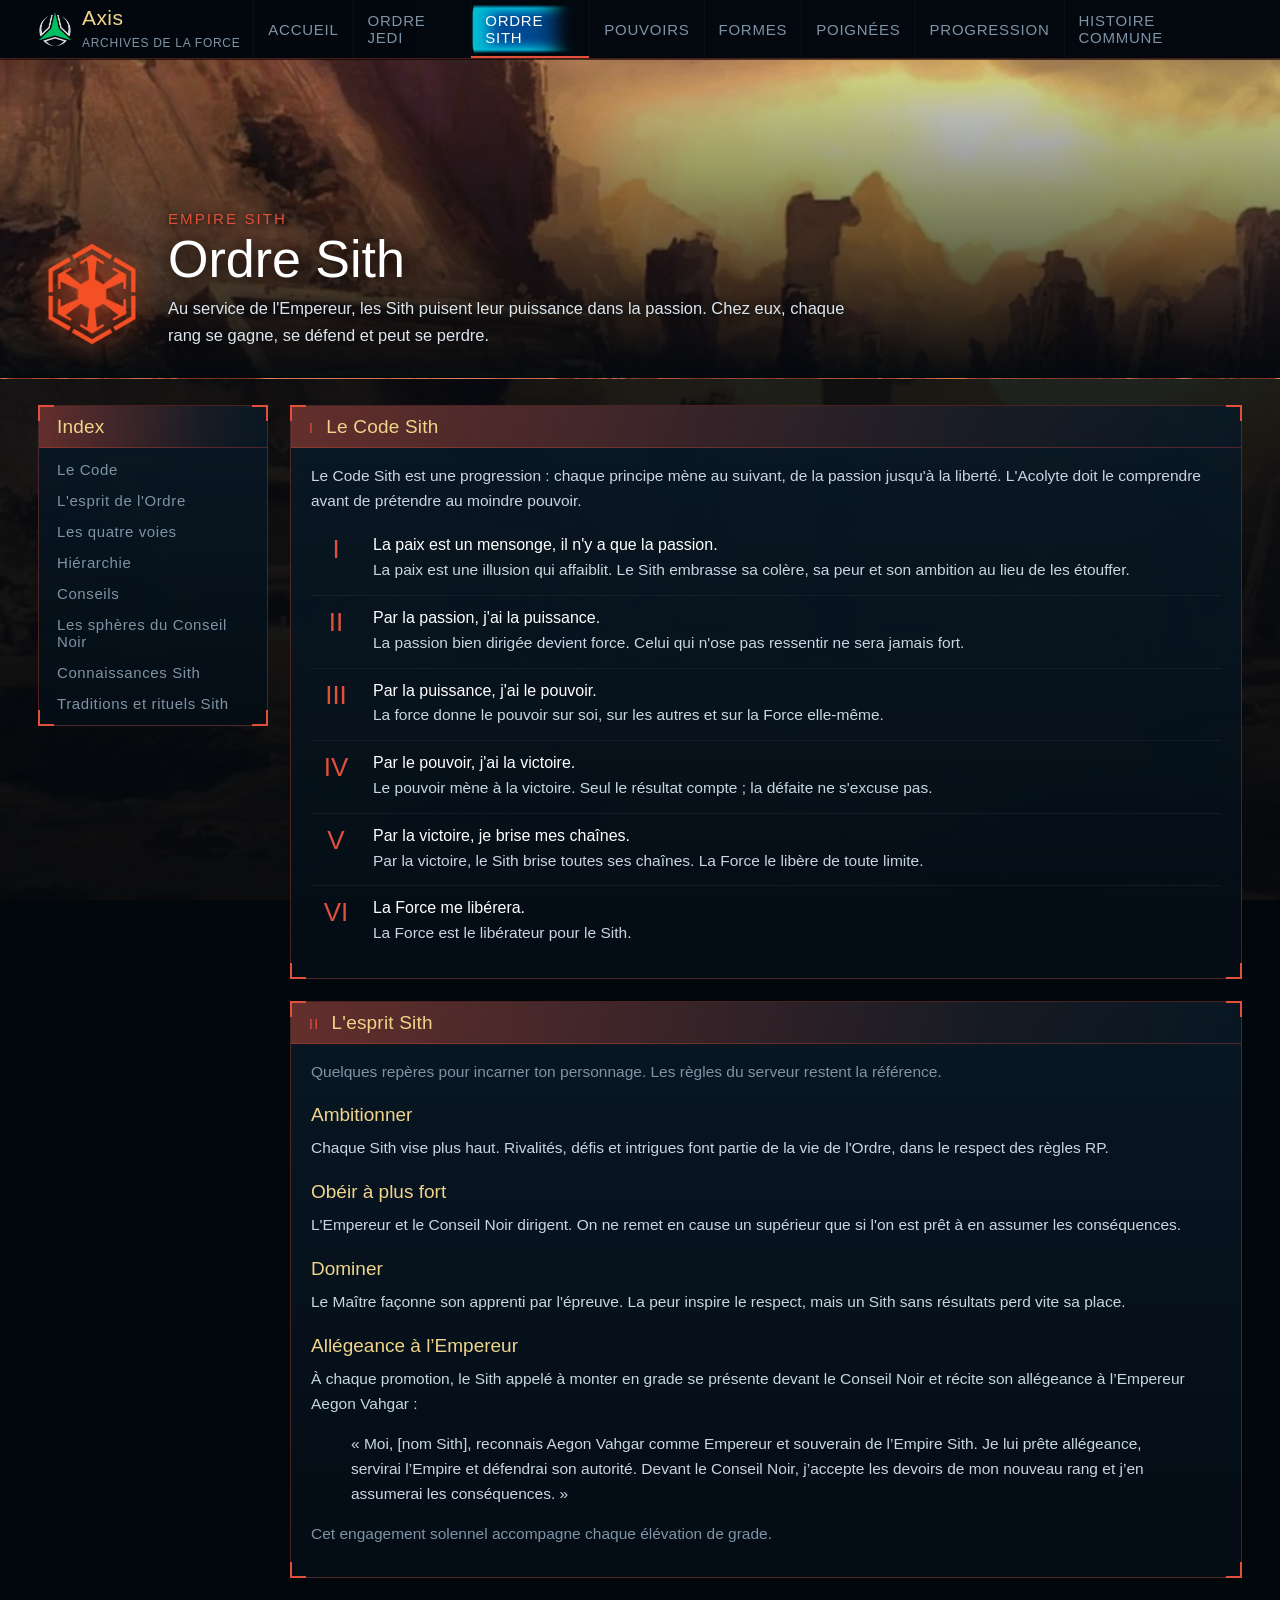
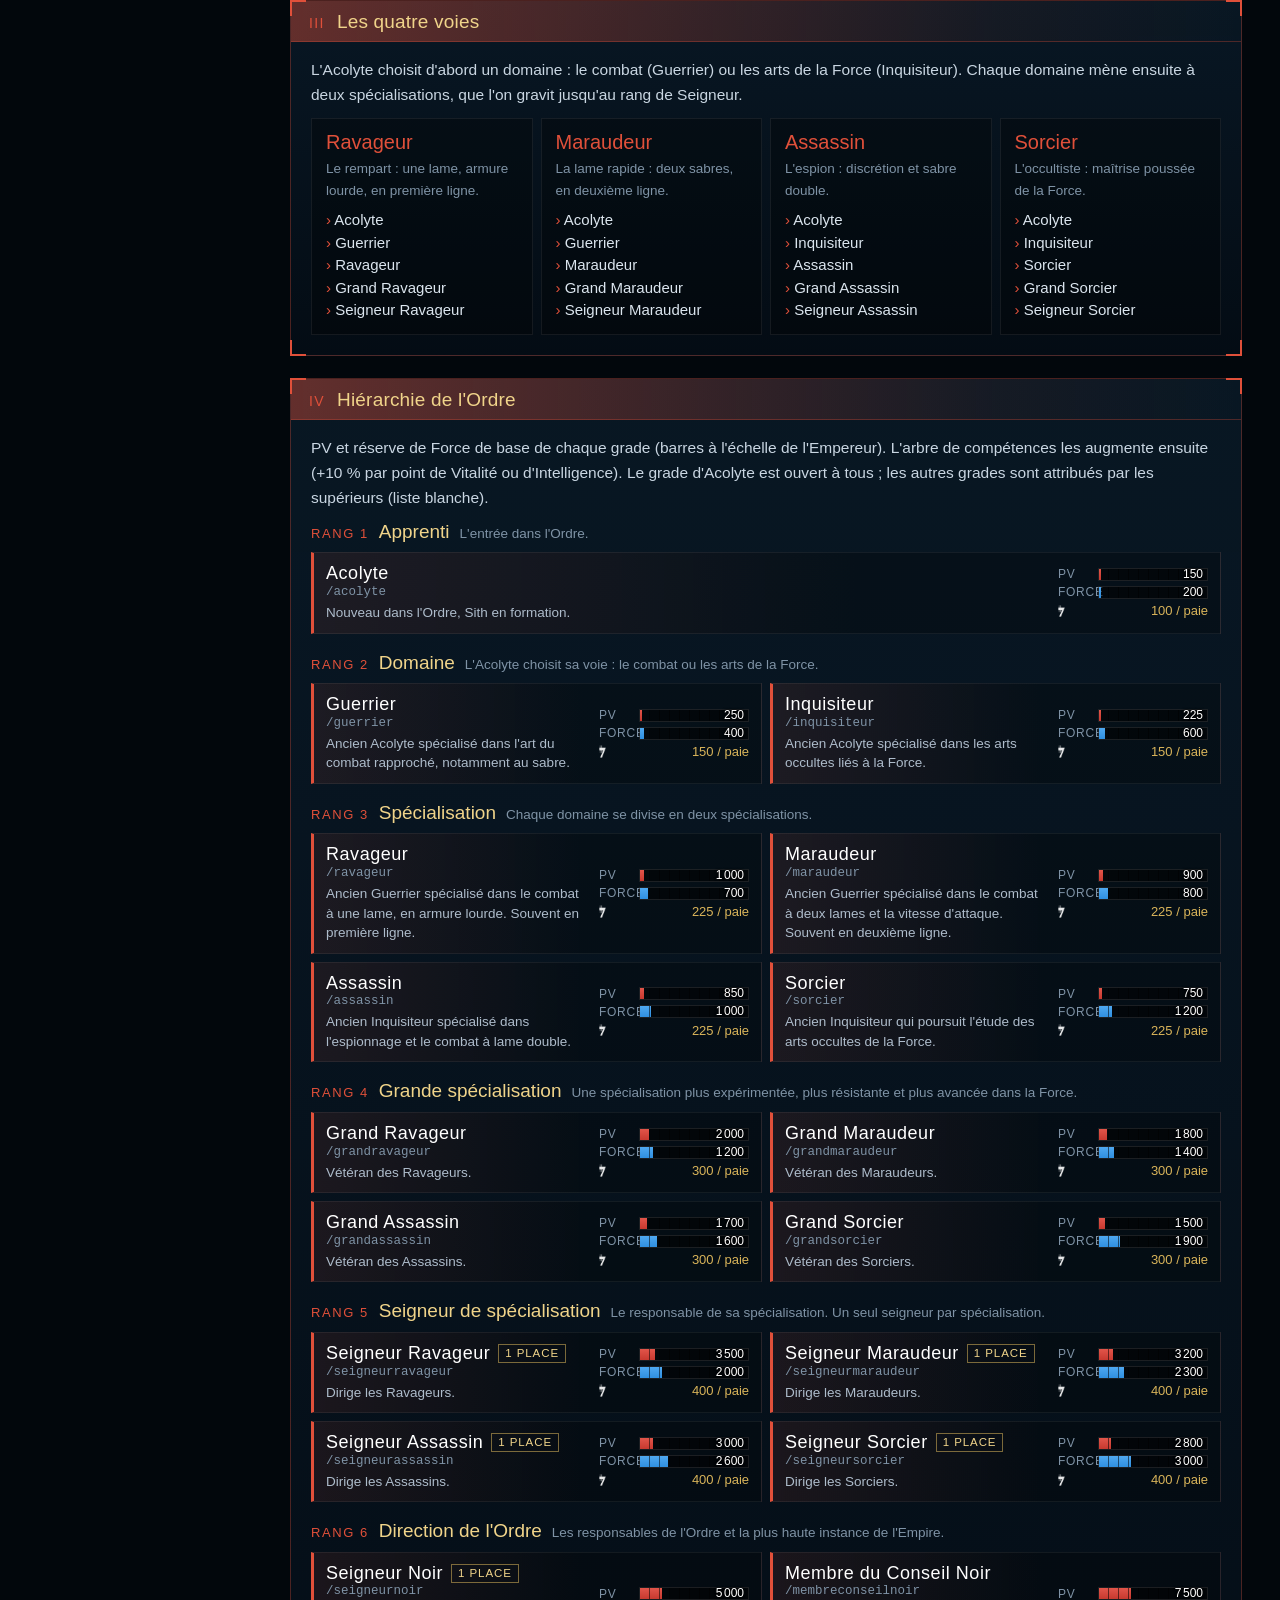
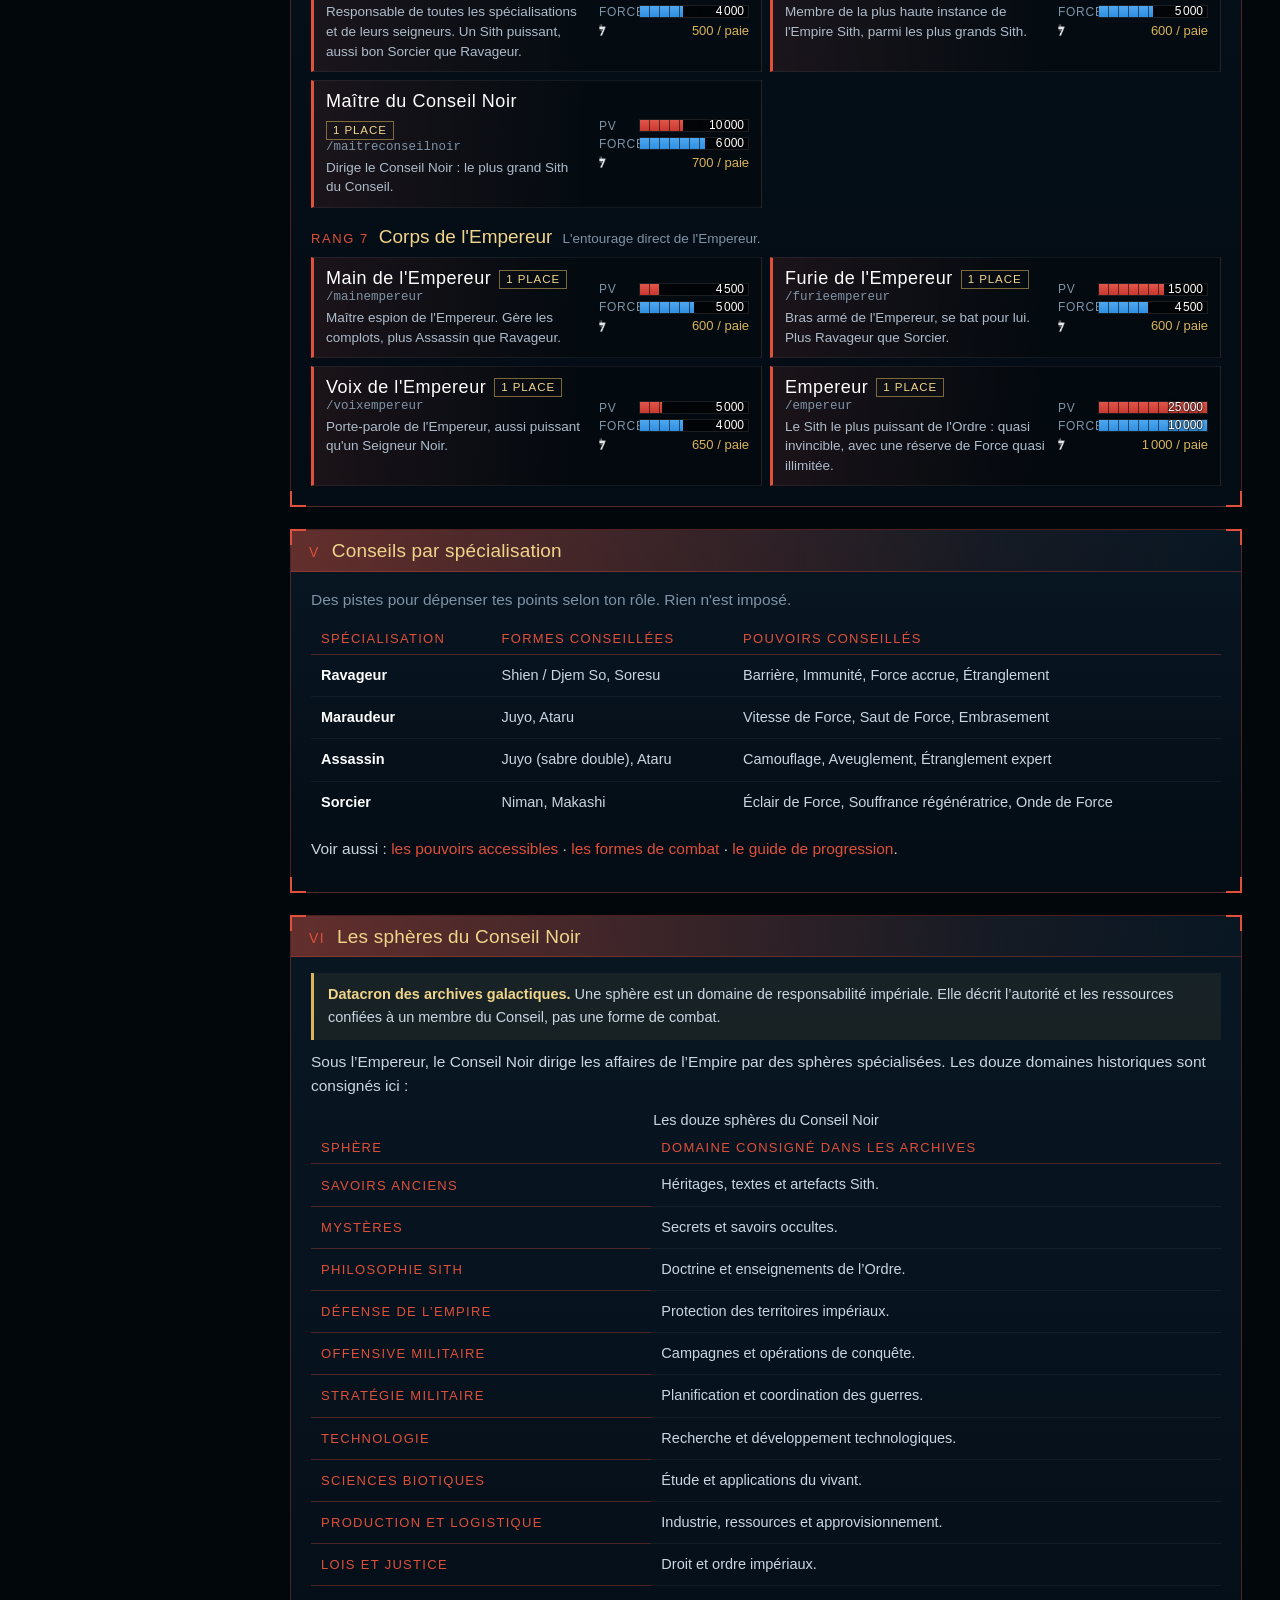
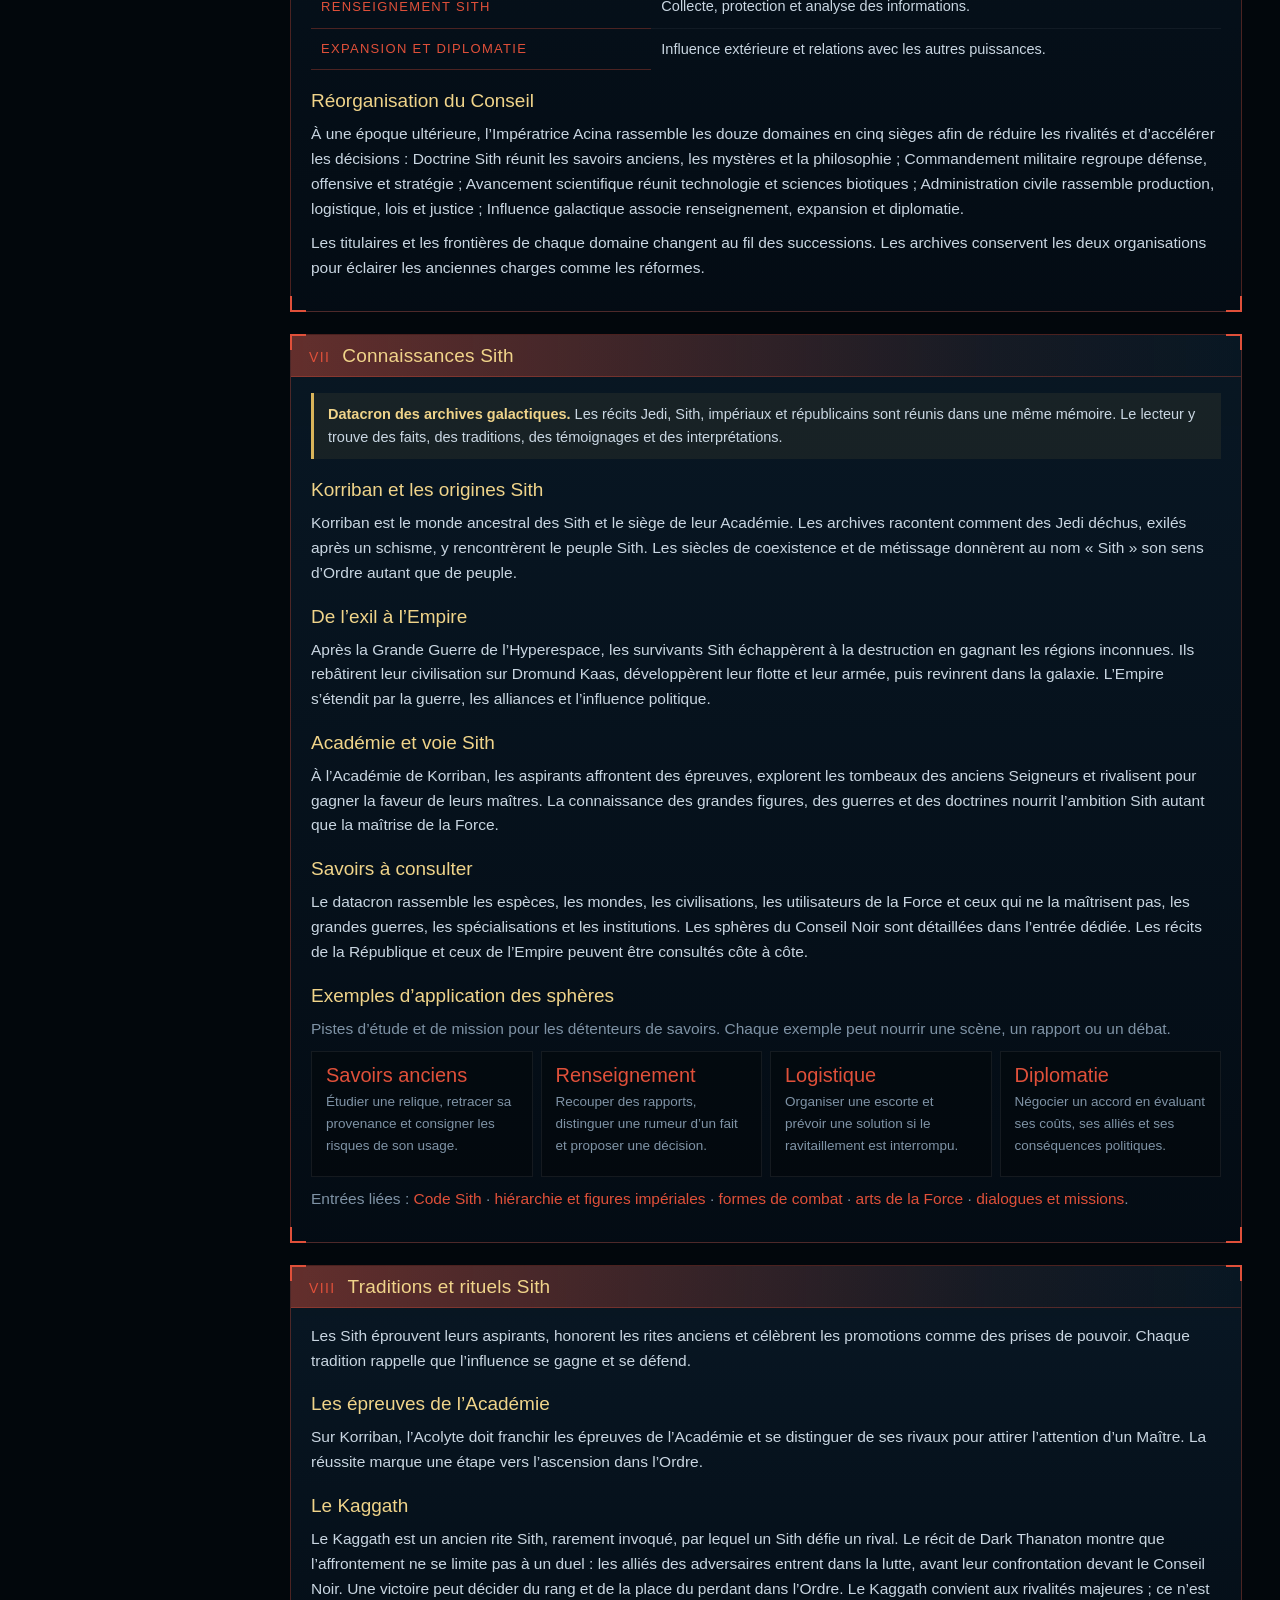
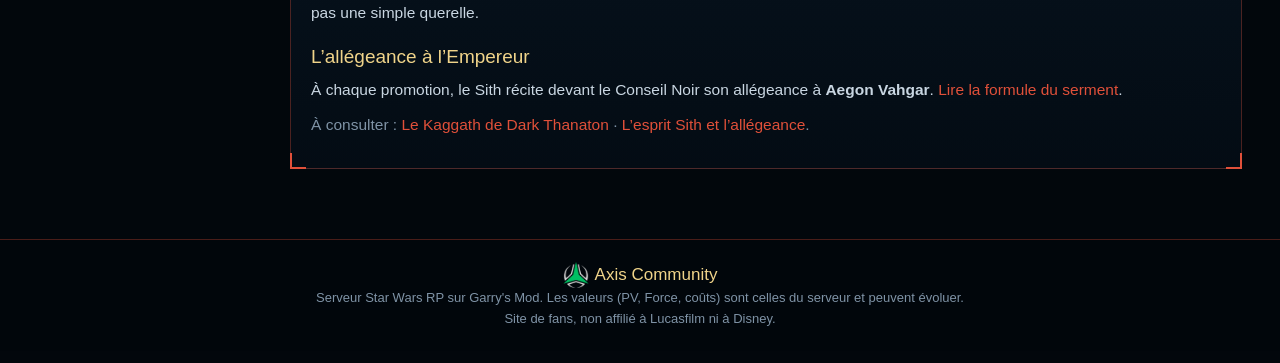
<file: ordre-sith.html>
<!doctype html>
<html lang="fr">
<head>
<meta charset="utf-8">
<meta name="viewport" content="width=device-width, initial-scale=1">
<title>Ordre Sith · Archives de la Force · Axis</title>
<meta name="description" content="Ordre Sith du serveur Axis : principes du Code, esprit, quatre voies et hiérarchie des 22 grades.">
<meta name="theme-color" content="#02070c">
<link rel="icon" href="assets/img/voix_neutre.png">
<link rel="stylesheet" href="assets/style.css?v=20261113-2">
</head>
<body class="f-sith bg-emp">
<header class="topbar"><div class="in">
<a class="brand" href="index.html"><img src="assets/img/voix_neutre.png" alt=""><div><b>Axis</b><small>ARCHIVES DE LA FORCE</small></div></a>
<button class="burger" aria-expanded="false" aria-controls="tabs">Menu</button>
<nav class="tabs" id="tabs" aria-label="Navigation"><a href="index.html" class="">Accueil</a><a href="ordre-jedi.html" class="j">Ordre Jedi</a><a href="ordre-sith.html" class="s on" aria-current="page">Ordre Sith</a><a href="pouvoirs.html" class="">Pouvoirs</a><a href="formes.html" class="">Formes</a><a href="poignees.html" class="">Poignées</a><a href="progression.html" class="">Progression</a><a href="histoire.html" class="">Histoire commune</a></nav>
</div></header>
<div class="banner i-emp"><div class="in"><img class="emb" src="assets/img/embleme_empire.png" alt=""><div><div class="camp">Empire Sith</div><h1>Ordre Sith</h1><p>Au service de l&#x27;Empereur, les Sith puisent leur puissance dans la passion. Chez eux, chaque rang se gagne, se défend et peut se perdre.</p></div></div></div><div class="codex"><aside class="codex-index holo"><div class="holo-t"><h2>Index</h2></div><ul><li><a href="#code">Le Code</a></li><li><a href="#esprit">L&#x27;esprit de l&#x27;Ordre</a></li><li><a href="#voies">Les quatre voies</a></li><li><a href="#hierarchie">Hiérarchie</a></li><li><a href="#conseils">Conseils</a></li><li><a href="#conseil-noir">Les sphères du Conseil Noir</a></li><li><a href="#connaissances">Connaissances Sith</a></li><li><a href="#traditions">Traditions et rituels Sith</a></li></ul></aside>
<main class="codex-body"><section id="code" class="holo"><div class="holo-t"><span class="no">I</span><h2>Le Code Sith</h2></div><div class="holo-b"><p>Le Code Sith est une progression : chaque principe mène au suivant, de la passion jusqu&#x27;à la liberté. L&#x27;Acolyte doit le comprendre avant de prétendre au moindre pouvoir.</p><ol class="tenets"><li><div><b>La paix est un mensonge, il n'y a que la passion.</b>La paix est une illusion qui affaiblit. Le Sith embrasse sa colère, sa peur et son ambition au lieu de les étouffer.</div></li><li><div><b>Par la passion, j'ai la puissance.</b>La passion bien dirigée devient force. Celui qui n&#x27;ose pas ressentir ne sera jamais fort.</div></li><li><div><b>Par la puissance, j'ai le pouvoir.</b>La force donne le pouvoir sur soi, sur les autres et sur la Force elle-même.</div></li><li><div><b>Par le pouvoir, j'ai la victoire.</b>Le pouvoir mène à la victoire. Seul le résultat compte ; la défaite ne s&#x27;excuse pas.</div></li><li><div><b>Par la victoire, je brise mes chaînes.</b>Par la victoire, le Sith brise toutes ses chaînes. La Force le libère de toute limite.</div></li><li><div><b>La Force me libérera.</b>La Force est le libérateur pour le Sith.</div></li></ol></div></section><section id="esprit" class="holo"><div class="holo-t"><span class="no">II</span><h2>L&#x27;esprit Sith</h2></div><div class="holo-b"><p class="dim">Quelques repères pour incarner ton personnage. Les règles du serveur restent la référence.</p><h3 class="sub-t">Ambitionner</h3><p>Chaque Sith vise plus haut. Rivalités, défis et intrigues font partie de la vie de l&#x27;Ordre, dans le respect des règles RP.</p><h3 class="sub-t">Obéir à plus fort</h3><p>L&#x27;Empereur et le Conseil Noir dirigent. On ne remet en cause un supérieur que si l&#x27;on est prêt à en assumer les conséquences.</p><h3 class="sub-t">Dominer</h3><p>Le Maître façonne son apprenti par l&#x27;épreuve. La peur inspire le respect, mais un Sith sans résultats perd vite sa place.</p><h3 id="serment" class="sub-t">Allégeance à l’Empereur</h3><p>À chaque promotion, le Sith appelé à monter en grade se présente devant le Conseil Noir et récite son allégeance à l’Empereur Aegon Vahgar :</p><blockquote>« Moi, [nom Sith], reconnais Aegon Vahgar comme Empereur et souverain de l’Empire Sith. Je lui prête allégeance, servirai l’Empire et défendrai son autorité. Devant le Conseil Noir, j’accepte les devoirs de mon nouveau rang et j’en assumerai les conséquences. »</blockquote><p class="dim">Cet engagement solennel accompagne chaque élévation de grade.</p></div></section><section id="voies" class="holo"><div class="holo-t"><span class="no">III</span><h2>Les quatre voies</h2></div><div class="holo-b"><p>L&#x27;Acolyte choisit d&#x27;abord un domaine : le combat (Guerrier) ou les arts de la Force (Inquisiteur). Chaque domaine mène ensuite à deux spécialisations, que l&#x27;on gravit jusqu&#x27;au rang de Seigneur.</p><div class="ways"><div class="way"><h4>Ravageur</h4><p>Le rempart : une lame, armure lourde, en première ligne.</p><ol><li>Acolyte</li><li>Guerrier</li><li>Ravageur</li><li>Grand Ravageur</li><li>Seigneur Ravageur</li></ol></div><div class="way"><h4>Maraudeur</h4><p>La lame rapide : deux sabres, en deuxième ligne.</p><ol><li>Acolyte</li><li>Guerrier</li><li>Maraudeur</li><li>Grand Maraudeur</li><li>Seigneur Maraudeur</li></ol></div><div class="way"><h4>Assassin</h4><p>L&#x27;espion : discrétion et sabre double.</p><ol><li>Acolyte</li><li>Inquisiteur</li><li>Assassin</li><li>Grand Assassin</li><li>Seigneur Assassin</li></ol></div><div class="way"><h4>Sorcier</h4><p>L&#x27;occultiste : maîtrise poussée de la Force.</p><ol><li>Acolyte</li><li>Inquisiteur</li><li>Sorcier</li><li>Grand Sorcier</li><li>Seigneur Sorcier</li></ol></div></div></div></section><section id="hierarchie" class="holo"><div class="holo-t"><span class="no">IV</span><h2>Hiérarchie de l&#x27;Ordre</h2></div><div class="holo-b"><p>PV et réserve de Force de base de chaque grade (barres à l'échelle de l&#x27;Empereur). L'arbre de compétences les augmente ensuite (+10 % par point de Vitalité ou d'Intelligence). Le grade d&#x27;Acolyte est ouvert à tous ; les autres grades sont attribués par les supérieurs (liste blanche).</p><div class="tier"><div class="tier-h"><span class="no">RANG 1</span><h3>Apprenti</h3><span class="d">L&#x27;entrée dans l&#x27;Ordre.</span></div><div class="jobs one"><div class="job"><div><h4>Acolyte </h4><div class="cmd">/acolyte</div><p>Nouveau dans l&#x27;Ordre, Sith en formation.</p></div>
<div class="vals"><div><span>PV</span><div class="meter hp"><i style="width:2%"></i><b>150</b></div></div><div><span>FORCE</span><div class="meter fp"><i style="width:2%"></i><b>200</b></div></div><div class="pay"><img class="cr" src="assets/img/credit.png" alt="crédits">100 / paie</div></div></div></div></div><div class="tier"><div class="tier-h"><span class="no">RANG 2</span><h3>Domaine</h3><span class="d">L&#x27;Acolyte choisit sa voie : le combat ou les arts de la Force.</span></div><div class="jobs"><div class="job"><div><h4>Guerrier </h4><div class="cmd">/guerrier</div><p>Ancien Acolyte spécialisé dans l&#x27;art du combat rapproché, notamment au sabre.</p></div>
<div class="vals"><div><span>PV</span><div class="meter hp"><i style="width:2%"></i><b>250</b></div></div><div><span>FORCE</span><div class="meter fp"><i style="width:4.0%"></i><b>400</b></div></div><div class="pay"><img class="cr" src="assets/img/credit.png" alt="crédits">150 / paie</div></div></div><div class="job"><div><h4>Inquisiteur </h4><div class="cmd">/inquisiteur</div><p>Ancien Acolyte spécialisé dans les arts occultes liés à la Force.</p></div>
<div class="vals"><div><span>PV</span><div class="meter hp"><i style="width:2%"></i><b>225</b></div></div><div><span>FORCE</span><div class="meter fp"><i style="width:6.0%"></i><b>600</b></div></div><div class="pay"><img class="cr" src="assets/img/credit.png" alt="crédits">150 / paie</div></div></div></div></div><div class="tier"><div class="tier-h"><span class="no">RANG 3</span><h3>Spécialisation</h3><span class="d">Chaque domaine se divise en deux spécialisations.</span></div><div class="jobs"><div class="job"><div><h4>Ravageur </h4><div class="cmd">/ravageur</div><p>Ancien Guerrier spécialisé dans le combat à une lame, en armure lourde. Souvent en première ligne.</p></div>
<div class="vals"><div><span>PV</span><div class="meter hp"><i style="width:4.0%"></i><b>1 000</b></div></div><div><span>FORCE</span><div class="meter fp"><i style="width:7.0%"></i><b>700</b></div></div><div class="pay"><img class="cr" src="assets/img/credit.png" alt="crédits">225 / paie</div></div></div><div class="job"><div><h4>Maraudeur </h4><div class="cmd">/maraudeur</div><p>Ancien Guerrier spécialisé dans le combat à deux lames et la vitesse d&#x27;attaque. Souvent en deuxième ligne.</p></div>
<div class="vals"><div><span>PV</span><div class="meter hp"><i style="width:3.6%"></i><b>900</b></div></div><div><span>FORCE</span><div class="meter fp"><i style="width:8.0%"></i><b>800</b></div></div><div class="pay"><img class="cr" src="assets/img/credit.png" alt="crédits">225 / paie</div></div></div><div class="job"><div><h4>Assassin </h4><div class="cmd">/assassin</div><p>Ancien Inquisiteur spécialisé dans l&#x27;espionnage et le combat à lame double.</p></div>
<div class="vals"><div><span>PV</span><div class="meter hp"><i style="width:3.4%"></i><b>850</b></div></div><div><span>FORCE</span><div class="meter fp"><i style="width:10.0%"></i><b>1 000</b></div></div><div class="pay"><img class="cr" src="assets/img/credit.png" alt="crédits">225 / paie</div></div></div><div class="job"><div><h4>Sorcier </h4><div class="cmd">/sorcier</div><p>Ancien Inquisiteur qui poursuit l&#x27;étude des arts occultes de la Force.</p></div>
<div class="vals"><div><span>PV</span><div class="meter hp"><i style="width:3.0%"></i><b>750</b></div></div><div><span>FORCE</span><div class="meter fp"><i style="width:12.0%"></i><b>1 200</b></div></div><div class="pay"><img class="cr" src="assets/img/credit.png" alt="crédits">225 / paie</div></div></div></div></div><div class="tier"><div class="tier-h"><span class="no">RANG 4</span><h3>Grande spécialisation</h3><span class="d">Une spécialisation plus expérimentée, plus résistante et plus avancée dans la Force.</span></div><div class="jobs"><div class="job"><div><h4>Grand Ravageur </h4><div class="cmd">/grandravageur</div><p>Vétéran des Ravageurs.</p></div>
<div class="vals"><div><span>PV</span><div class="meter hp"><i style="width:8.0%"></i><b>2 000</b></div></div><div><span>FORCE</span><div class="meter fp"><i style="width:12.0%"></i><b>1 200</b></div></div><div class="pay"><img class="cr" src="assets/img/credit.png" alt="crédits">300 / paie</div></div></div><div class="job"><div><h4>Grand Maraudeur </h4><div class="cmd">/grandmaraudeur</div><p>Vétéran des Maraudeurs.</p></div>
<div class="vals"><div><span>PV</span><div class="meter hp"><i style="width:7.2%"></i><b>1 800</b></div></div><div><span>FORCE</span><div class="meter fp"><i style="width:14.0%"></i><b>1 400</b></div></div><div class="pay"><img class="cr" src="assets/img/credit.png" alt="crédits">300 / paie</div></div></div><div class="job"><div><h4>Grand Assassin </h4><div class="cmd">/grandassassin</div><p>Vétéran des Assassins.</p></div>
<div class="vals"><div><span>PV</span><div class="meter hp"><i style="width:6.8%"></i><b>1 700</b></div></div><div><span>FORCE</span><div class="meter fp"><i style="width:16.0%"></i><b>1 600</b></div></div><div class="pay"><img class="cr" src="assets/img/credit.png" alt="crédits">300 / paie</div></div></div><div class="job"><div><h4>Grand Sorcier </h4><div class="cmd">/grandsorcier</div><p>Vétéran des Sorciers.</p></div>
<div class="vals"><div><span>PV</span><div class="meter hp"><i style="width:6.0%"></i><b>1 500</b></div></div><div><span>FORCE</span><div class="meter fp"><i style="width:19.0%"></i><b>1 900</b></div></div><div class="pay"><img class="cr" src="assets/img/credit.png" alt="crédits">300 / paie</div></div></div></div></div><div class="tier"><div class="tier-h"><span class="no">RANG 5</span><h3>Seigneur de spécialisation</h3><span class="d">Le responsable de sa spécialisation. Un seul seigneur par spécialisation.</span></div><div class="jobs"><div class="job"><div><h4>Seigneur Ravageur <span class="flag">1 place</span></h4><div class="cmd">/seigneurravageur</div><p>Dirige les Ravageurs.</p></div>
<div class="vals"><div><span>PV</span><div class="meter hp"><i style="width:14.0%"></i><b>3 500</b></div></div><div><span>FORCE</span><div class="meter fp"><i style="width:20.0%"></i><b>2 000</b></div></div><div class="pay"><img class="cr" src="assets/img/credit.png" alt="crédits">400 / paie</div></div></div><div class="job"><div><h4>Seigneur Maraudeur <span class="flag">1 place</span></h4><div class="cmd">/seigneurmaraudeur</div><p>Dirige les Maraudeurs.</p></div>
<div class="vals"><div><span>PV</span><div class="meter hp"><i style="width:12.8%"></i><b>3 200</b></div></div><div><span>FORCE</span><div class="meter fp"><i style="width:23.0%"></i><b>2 300</b></div></div><div class="pay"><img class="cr" src="assets/img/credit.png" alt="crédits">400 / paie</div></div></div><div class="job"><div><h4>Seigneur Assassin <span class="flag">1 place</span></h4><div class="cmd">/seigneurassassin</div><p>Dirige les Assassins.</p></div>
<div class="vals"><div><span>PV</span><div class="meter hp"><i style="width:12.0%"></i><b>3 000</b></div></div><div><span>FORCE</span><div class="meter fp"><i style="width:26.0%"></i><b>2 600</b></div></div><div class="pay"><img class="cr" src="assets/img/credit.png" alt="crédits">400 / paie</div></div></div><div class="job"><div><h4>Seigneur Sorcier <span class="flag">1 place</span></h4><div class="cmd">/seigneursorcier</div><p>Dirige les Sorciers.</p></div>
<div class="vals"><div><span>PV</span><div class="meter hp"><i style="width:11.2%"></i><b>2 800</b></div></div><div><span>FORCE</span><div class="meter fp"><i style="width:30.0%"></i><b>3 000</b></div></div><div class="pay"><img class="cr" src="assets/img/credit.png" alt="crédits">400 / paie</div></div></div></div></div><div class="tier"><div class="tier-h"><span class="no">RANG 6</span><h3>Direction de l&#x27;Ordre</h3><span class="d">Les responsables de l&#x27;Ordre et la plus haute instance de l&#x27;Empire.</span></div><div class="jobs"><div class="job"><div><h4>Seigneur Noir <span class="flag">1 place</span></h4><div class="cmd">/seigneurnoir</div><p>Responsable de toutes les spécialisations et de leurs seigneurs. Un Sith puissant, aussi bon Sorcier que Ravageur.</p></div>
<div class="vals"><div><span>PV</span><div class="meter hp"><i style="width:20.0%"></i><b>5 000</b></div></div><div><span>FORCE</span><div class="meter fp"><i style="width:40.0%"></i><b>4 000</b></div></div><div class="pay"><img class="cr" src="assets/img/credit.png" alt="crédits">500 / paie</div></div></div><div class="job"><div><h4>Membre du Conseil Noir </h4><div class="cmd">/membreconseilnoir</div><p>Membre de la plus haute instance de l&#x27;Empire Sith, parmi les plus grands Sith.</p></div>
<div class="vals"><div><span>PV</span><div class="meter hp"><i style="width:30.0%"></i><b>7 500</b></div></div><div><span>FORCE</span><div class="meter fp"><i style="width:50.0%"></i><b>5 000</b></div></div><div class="pay"><img class="cr" src="assets/img/credit.png" alt="crédits">600 / paie</div></div></div><div class="job"><div><h4>Maître du Conseil Noir <span class="flag">1 place</span></h4><div class="cmd">/maitreconseilnoir</div><p>Dirige le Conseil Noir : le plus grand Sith du Conseil.</p></div>
<div class="vals"><div><span>PV</span><div class="meter hp"><i style="width:40.0%"></i><b>10 000</b></div></div><div><span>FORCE</span><div class="meter fp"><i style="width:60.0%"></i><b>6 000</b></div></div><div class="pay"><img class="cr" src="assets/img/credit.png" alt="crédits">700 / paie</div></div></div></div></div><div class="tier"><div class="tier-h"><span class="no">RANG 7</span><h3>Corps de l&#x27;Empereur</h3><span class="d">L&#x27;entourage direct de l&#x27;Empereur.</span></div><div class="jobs"><div class="job"><div><h4>Main de l&#x27;Empereur <span class="flag">1 place</span></h4><div class="cmd">/mainempereur</div><p>Maître espion de l&#x27;Empereur. Gère les complots, plus Assassin que Ravageur.</p></div>
<div class="vals"><div><span>PV</span><div class="meter hp"><i style="width:18.0%"></i><b>4 500</b></div></div><div><span>FORCE</span><div class="meter fp"><i style="width:50.0%"></i><b>5 000</b></div></div><div class="pay"><img class="cr" src="assets/img/credit.png" alt="crédits">600 / paie</div></div></div><div class="job"><div><h4>Furie de l&#x27;Empereur <span class="flag">1 place</span></h4><div class="cmd">/furieempereur</div><p>Bras armé de l&#x27;Empereur, se bat pour lui. Plus Ravageur que Sorcier.</p></div>
<div class="vals"><div><span>PV</span><div class="meter hp"><i style="width:60.0%"></i><b>15 000</b></div></div><div><span>FORCE</span><div class="meter fp"><i style="width:45.0%"></i><b>4 500</b></div></div><div class="pay"><img class="cr" src="assets/img/credit.png" alt="crédits">600 / paie</div></div></div><div class="job"><div><h4>Voix de l&#x27;Empereur <span class="flag">1 place</span></h4><div class="cmd">/voixempereur</div><p>Porte-parole de l&#x27;Empereur, aussi puissant qu&#x27;un Seigneur Noir.</p></div>
<div class="vals"><div><span>PV</span><div class="meter hp"><i style="width:20.0%"></i><b>5 000</b></div></div><div><span>FORCE</span><div class="meter fp"><i style="width:40.0%"></i><b>4 000</b></div></div><div class="pay"><img class="cr" src="assets/img/credit.png" alt="crédits">650 / paie</div></div></div><div class="job"><div><h4>Empereur <span class="flag">1 place</span></h4><div class="cmd">/empereur</div><p>Le Sith le plus puissant de l&#x27;Ordre : quasi invincible, avec une réserve de Force quasi illimitée.</p></div>
<div class="vals"><div><span>PV</span><div class="meter hp"><i style="width:100.0%"></i><b>25 000</b></div></div><div><span>FORCE</span><div class="meter fp"><i style="width:100.0%"></i><b>10 000</b></div></div><div class="pay"><img class="cr" src="assets/img/credit.png" alt="crédits">1 000 / paie</div></div></div></div></div></div></section><section id="conseils" class="holo"><div class="holo-t"><span class="no">V</span><h2>Conseils par spécialisation</h2></div><div class="holo-b"><p class="dim">Des pistes pour dépenser tes points selon ton rôle. Rien n'est imposé.</p><div class="scroll"><table class="tbl"><thead><tr><th>Spécialisation</th><th>Formes conseillées</th><th>Pouvoirs conseillés</th></tr></thead><tbody><tr><td><b>Ravageur</b></td><td>Shien / Djem So, Soresu</td><td>Barrière, Immunité, Force accrue, Étranglement</td></tr><tr><td><b>Maraudeur</b></td><td>Juyo, Ataru</td><td>Vitesse de Force, Saut de Force, Embrasement</td></tr><tr><td><b>Assassin</b></td><td>Juyo (sabre double), Ataru</td><td>Camouflage, Aveuglement, Étranglement expert</td></tr><tr><td><b>Sorcier</b></td><td>Niman, Makashi</td><td>Éclair de Force, Souffrance régénératrice, Onde de Force</td></tr></tbody></table></div><p style="margin-top:14px">Voir aussi : <a href="pouvoirs.html#sith">les pouvoirs accessibles</a> · <a href="formes.html">les formes de combat</a> · <a href="progression.html">le guide de progression</a>.</p></div></section>
<section id="conseil-noir" class="holo"><div class="holo-t"><span class="no">VI</span><h2>Les sphères du Conseil Noir</h2></div><div class="holo-b"><p class="note"><b>Datacron des archives galactiques.</b> Une sphère est un domaine de responsabilité impériale. Elle décrit l’autorité et les ressources confiées à un membre du Conseil, pas une forme de combat.</p><p>Sous l’Empereur, le Conseil Noir dirige les affaires de l’Empire par des sphères spécialisées. Les douze domaines historiques sont consignés ici :</p><div class="scroll"><table class="tbl"><caption>Les douze sphères du Conseil Noir</caption><thead><tr><th scope="col">Sphère</th><th scope="col">Domaine consigné dans les archives</th></tr></thead><tbody><tr><th scope="row">Savoirs anciens</th><td>Héritages, textes et artefacts Sith.</td></tr><tr><th scope="row">Mystères</th><td>Secrets et savoirs occultes.</td></tr><tr><th scope="row">Philosophie Sith</th><td>Doctrine et enseignements de l’Ordre.</td></tr><tr><th scope="row">Défense de l’Empire</th><td>Protection des territoires impériaux.</td></tr><tr><th scope="row">Offensive militaire</th><td>Campagnes et opérations de conquête.</td></tr><tr><th scope="row">Stratégie militaire</th><td>Planification et coordination des guerres.</td></tr><tr><th scope="row">Technologie</th><td>Recherche et développement technologiques.</td></tr><tr><th scope="row">Sciences biotiques</th><td>Étude et applications du vivant.</td></tr><tr><th scope="row">Production et logistique</th><td>Industrie, ressources et approvisionnement.</td></tr><tr><th scope="row">Lois et justice</th><td>Droit et ordre impériaux.</td></tr><tr><th scope="row">Renseignement Sith</th><td>Collecte, protection et analyse des informations.</td></tr><tr><th scope="row">Expansion et diplomatie</th><td>Influence extérieure et relations avec les autres puissances.</td></tr></tbody></table></div><h3 class="sub-t">Réorganisation du Conseil</h3><p>À une époque ultérieure, l’Impératrice Acina rassemble les douze domaines en cinq sièges afin de réduire les rivalités et d’accélérer les décisions : Doctrine Sith réunit les savoirs anciens, les mystères et la philosophie ; Commandement militaire regroupe défense, offensive et stratégie ; Avancement scientifique réunit technologie et sciences biotiques ; Administration civile rassemble production, logistique, lois et justice ; Influence galactique associe renseignement, expansion et diplomatie.</p><p>Les titulaires et les frontières de chaque domaine changent au fil des successions. Les archives conservent les deux organisations pour éclairer les anciennes charges comme les réformes.</p></div></section>

<section id="connaissances" class="holo"><div class="holo-t"><span class="no">VII</span><h2>Connaissances Sith</h2></div><div class="holo-b"><p class="note"><b>Datacron des archives galactiques.</b> Les récits Jedi, Sith, impériaux et républicains sont réunis dans une même mémoire. Le lecteur y trouve des faits, des traditions, des témoignages et des interprétations.</p><h3 class="sub-t">Korriban et les origines Sith</h3><p>Korriban est le monde ancestral des Sith et le siège de leur Académie. Les archives racontent comment des Jedi déchus, exilés après un schisme, y rencontrèrent le peuple Sith. Les siècles de coexistence et de métissage donnèrent au nom « Sith » son sens d’Ordre autant que de peuple.</p><h3 class="sub-t">De l’exil à l’Empire</h3><p>Après la Grande Guerre de l’Hyperespace, les survivants Sith échappèrent à la destruction en gagnant les régions inconnues. Ils rebâtirent leur civilisation sur Dromund Kaas, développèrent leur flotte et leur armée, puis revinrent dans la galaxie. L’Empire s’étendit par la guerre, les alliances et l’influence politique.</p><h3 class="sub-t">Académie et voie Sith</h3><p>À l’Académie de Korriban, les aspirants affrontent des épreuves, explorent les tombeaux des anciens Seigneurs et rivalisent pour gagner la faveur de leurs maîtres. La connaissance des grandes figures, des guerres et des doctrines nourrit l’ambition Sith autant que la maîtrise de la Force.</p><h3 class="sub-t">Savoirs à consulter</h3><p>Le datacron rassemble les espèces, les mondes, les civilisations, les utilisateurs de la Force et ceux qui ne la maîtrisent pas, les grandes guerres, les spécialisations et les institutions. Les sphères du Conseil Noir sont détaillées dans l’entrée dédiée. Les récits de la République et ceux de l’Empire peuvent être consultés côte à côte.</p><h3 class="sub-t">Exemples d’application des sphères</h3><p class="dim">Pistes d’étude et de mission pour les détenteurs de savoirs. Chaque exemple peut nourrir une scène, un rapport ou un débat.</p><div class="ways"><div class="way"><h4>Savoirs anciens</h4><p>Étudier une relique, retracer sa provenance et consigner les risques de son usage.</p></div><div class="way"><h4>Renseignement</h4><p>Recouper des rapports, distinguer une rumeur d’un fait et proposer une décision.</p></div><div class="way"><h4>Logistique</h4><p>Organiser une escorte et prévoir une solution si le ravitaillement est interrompu.</p></div><div class="way"><h4>Diplomatie</h4><p>Négocier un accord en évaluant ses coûts, ses alliés et ses conséquences politiques.</p></div></div><p class="dim">Entrées liées : <a href="#code">Code Sith</a> · <a href="#hierarchie">hiérarchie et figures impériales</a> · <a href="formes.html">formes de combat</a> · <a href="pouvoirs.html">arts de la Force</a> · <a href="progression.html#missions">dialogues et missions</a>.</p></div></section>
<section id="traditions" class="holo"><div class="holo-t"><span class="no">VIII</span><h2>Traditions et rituels Sith</h2></div><div class="holo-b"><p>Les Sith éprouvent leurs aspirants, honorent les rites anciens et célèbrent les promotions comme des prises de pouvoir. Chaque tradition rappelle que l’influence se gagne et se défend.</p><h3 class="sub-t">Les épreuves de l’Académie</h3><p>Sur Korriban, l’Acolyte doit franchir les épreuves de l’Académie et se distinguer de ses rivaux pour attirer l’attention d’un Maître. La réussite marque une étape vers l’ascension dans l’Ordre.</p><h3 class="sub-t">Le Kaggath</h3><p>Le Kaggath est un ancien rite Sith, rarement invoqué, par lequel un Sith défie un rival. Le récit de Dark Thanaton montre que l’affrontement ne se limite pas à un duel : les alliés des adversaires entrent dans la lutte, avant leur confrontation devant le Conseil Noir. Une victoire peut décider du rang et de la place du perdant dans l’Ordre. Le Kaggath convient aux rivalités majeures ; ce n’est pas une simple querelle.</p><h3 class="sub-t">L’allégeance à l’Empereur</h3><p>À chaque promotion, le Sith récite devant le Conseil Noir son allégeance à <b>Aegon Vahgar</b>. <a href="#serment">Lire la formule du serment</a>.</p><p class="dim">À consulter : <a href="https://www.swtor.com/fr/info/news/blog/20150924">Le Kaggath de Dark Thanaton</a> · <a href="#esprit">L’esprit Sith et l’allégeance</a>.</p></div></section></main></div>
<footer class="foot"><img src="assets/img/voix_neutre.png" alt=""><b>Axis Community</b><br>Serveur Star Wars RP sur Garry's Mod. Les valeurs (PV, Force, coûts) sont celles du serveur et peuvent évoluer.<br>Site de fans, non affilié à Lucasfilm ni à Disney.</footer>
<script src="assets/site.js"></script>
</body>
</html>
</file>
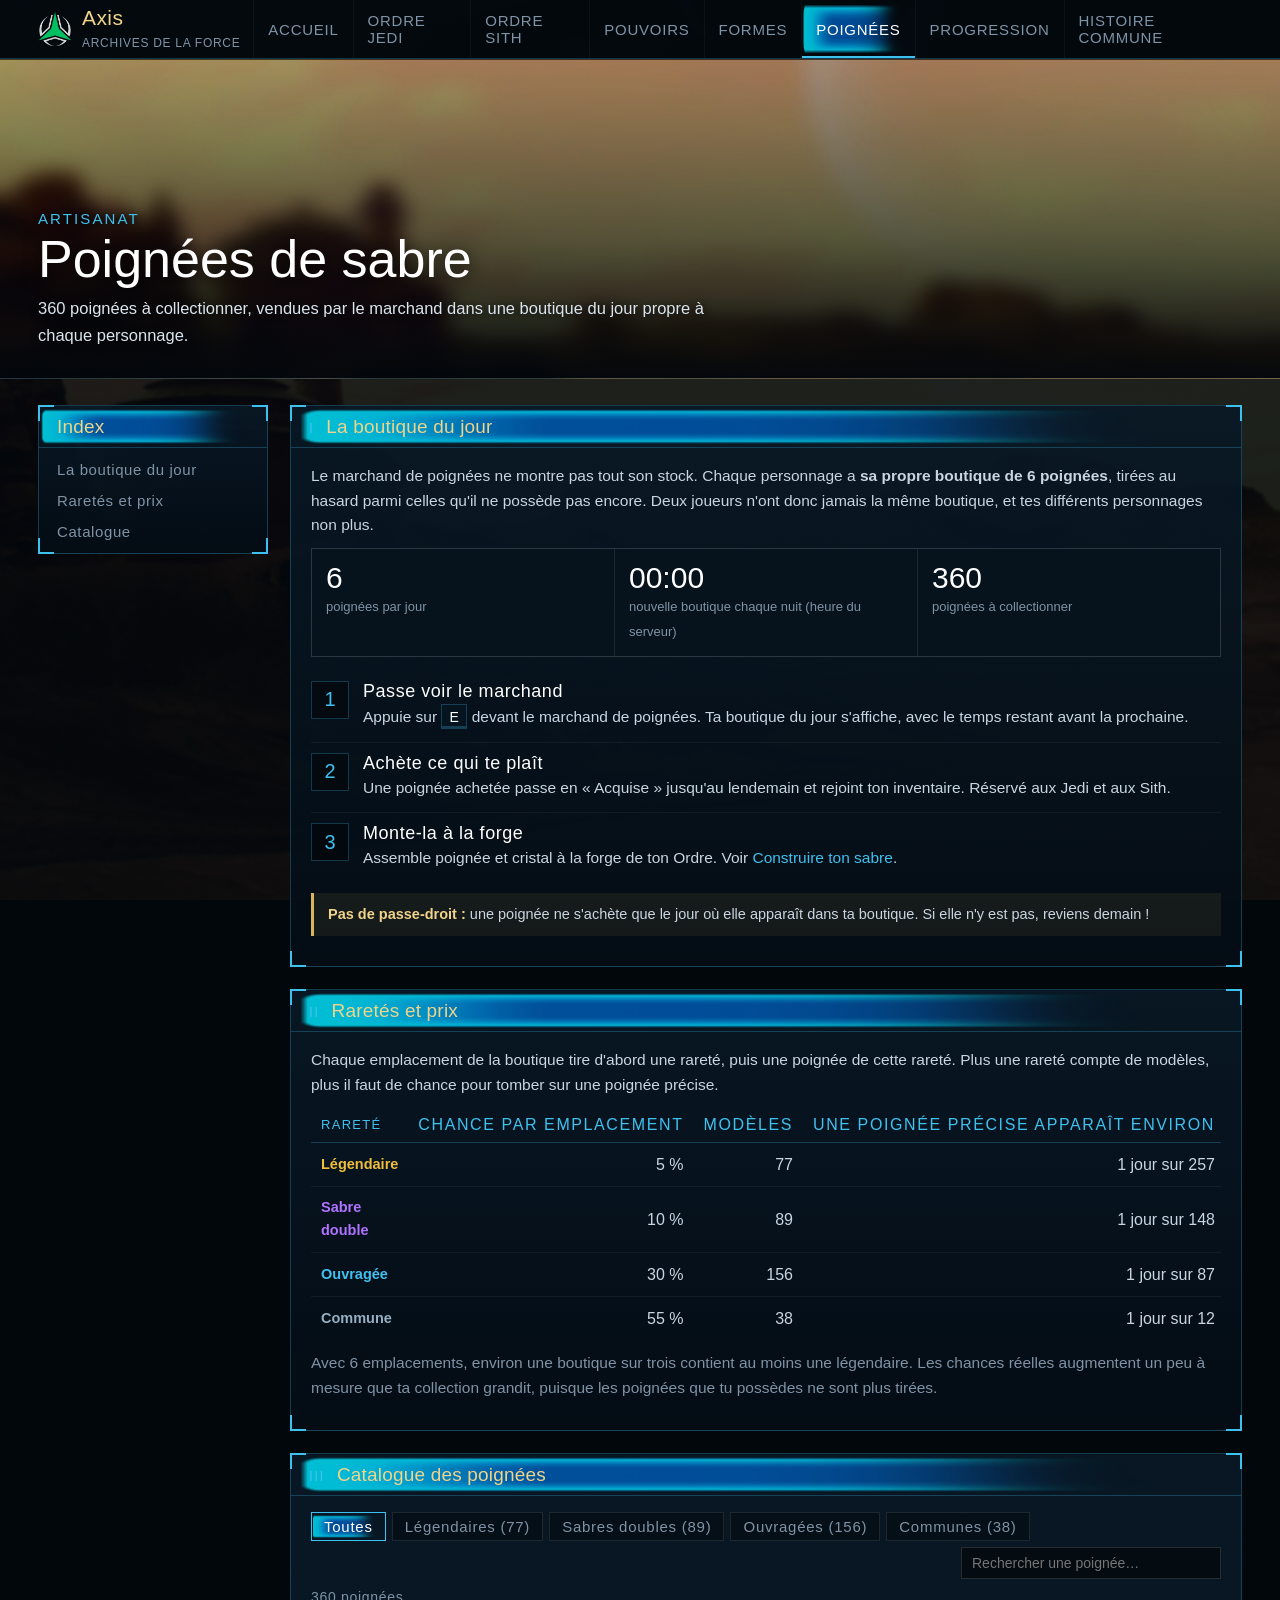
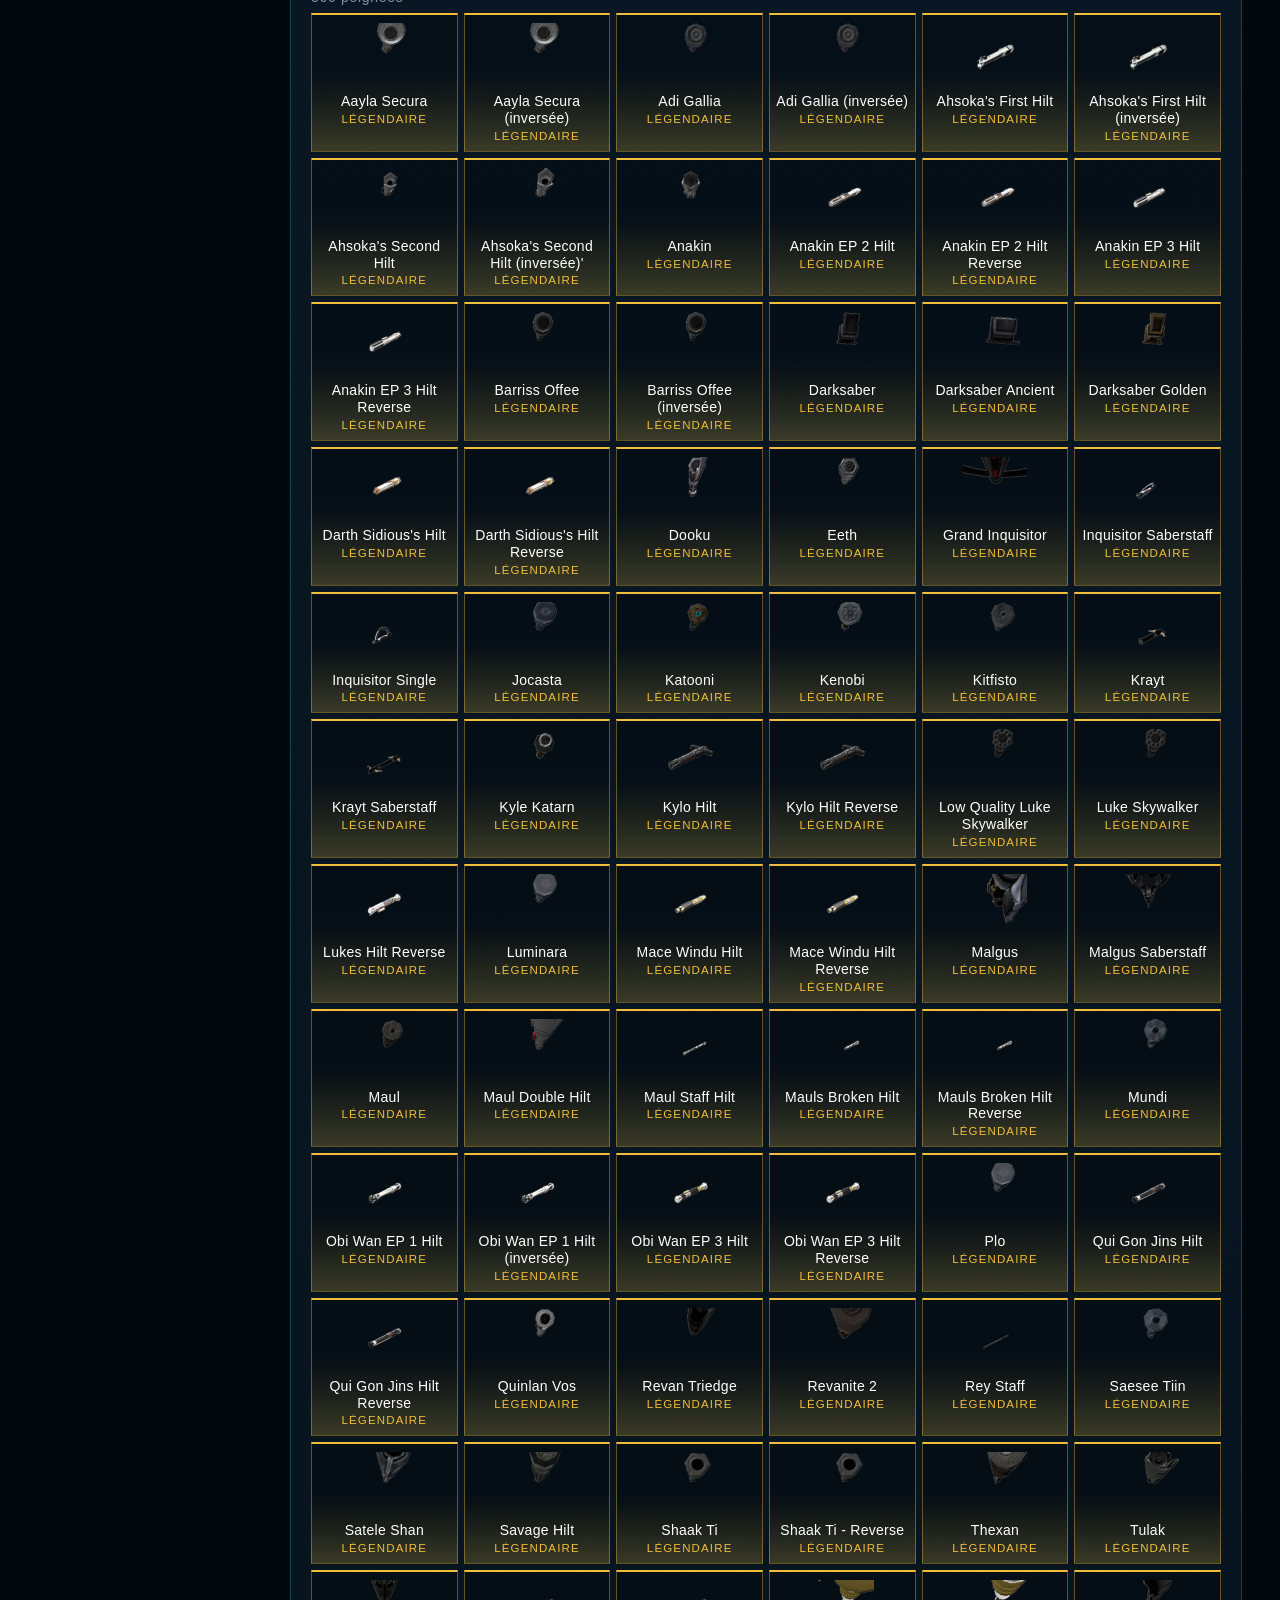
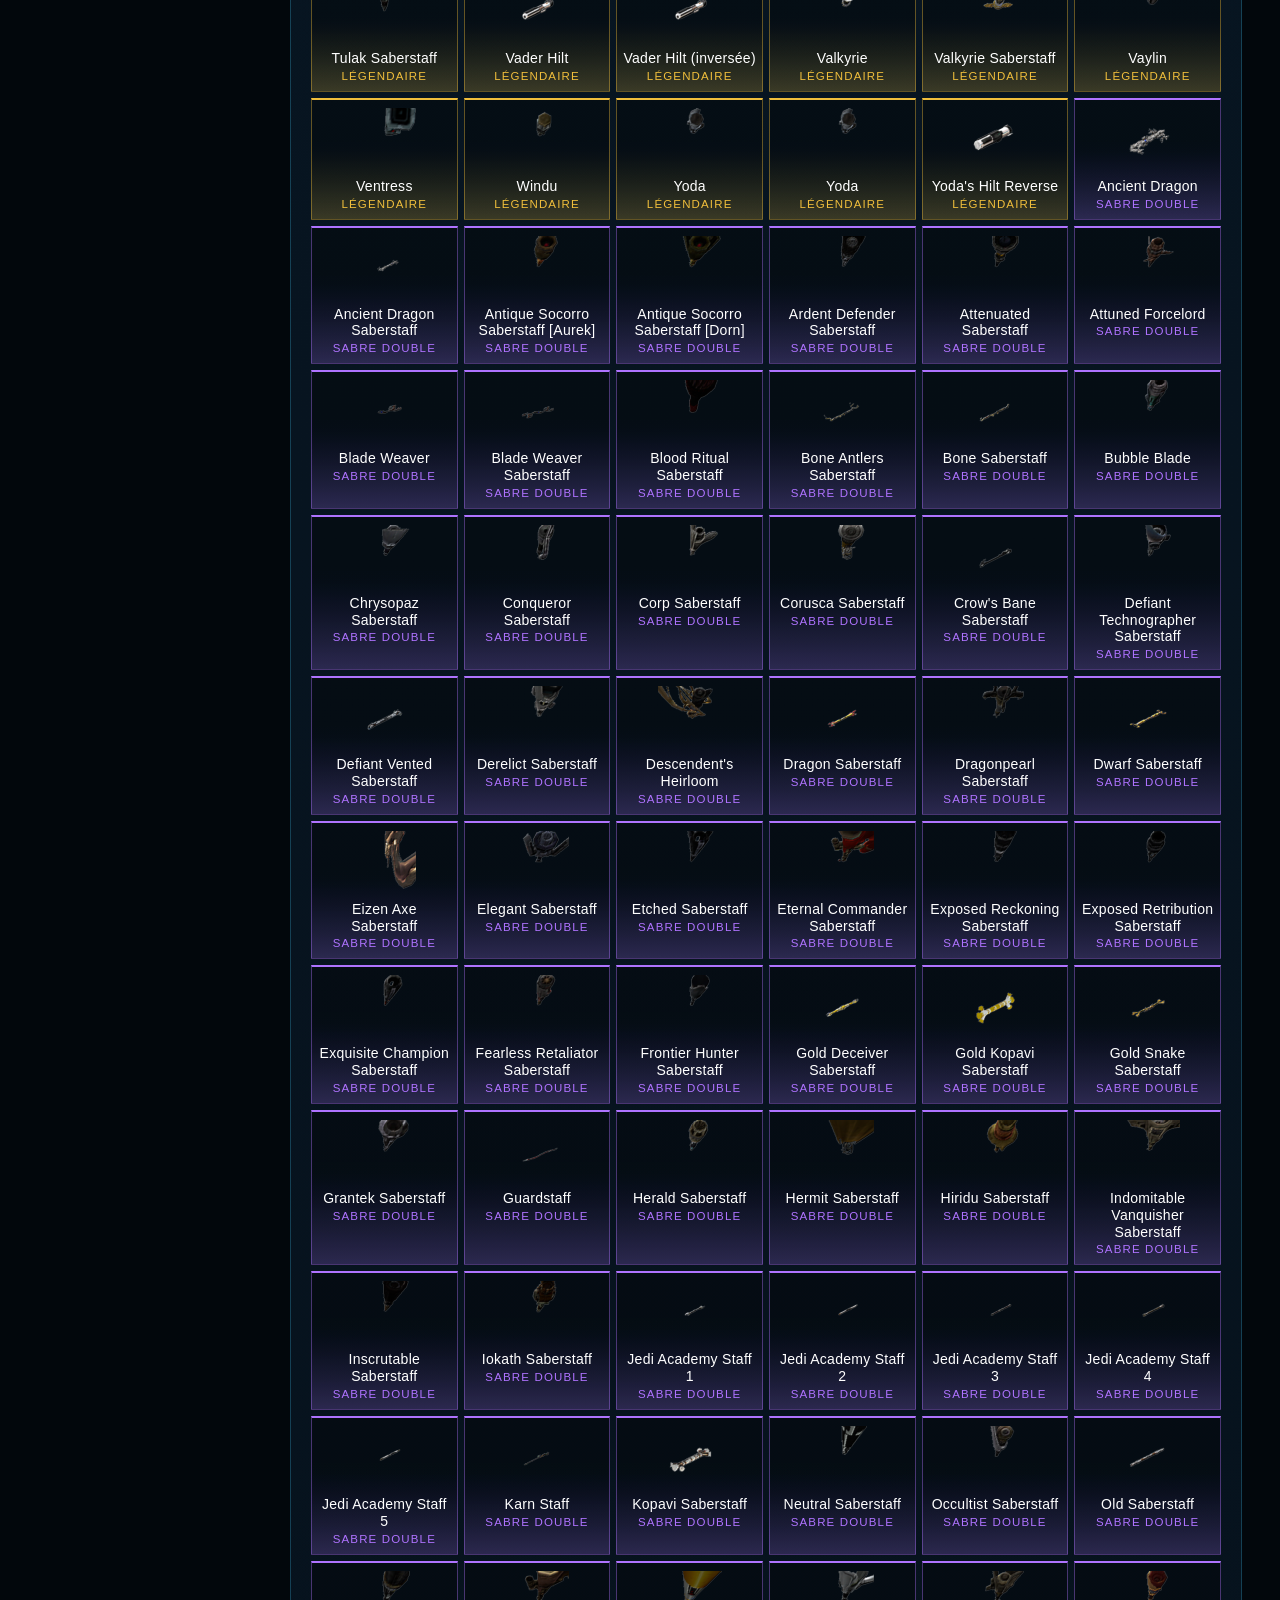
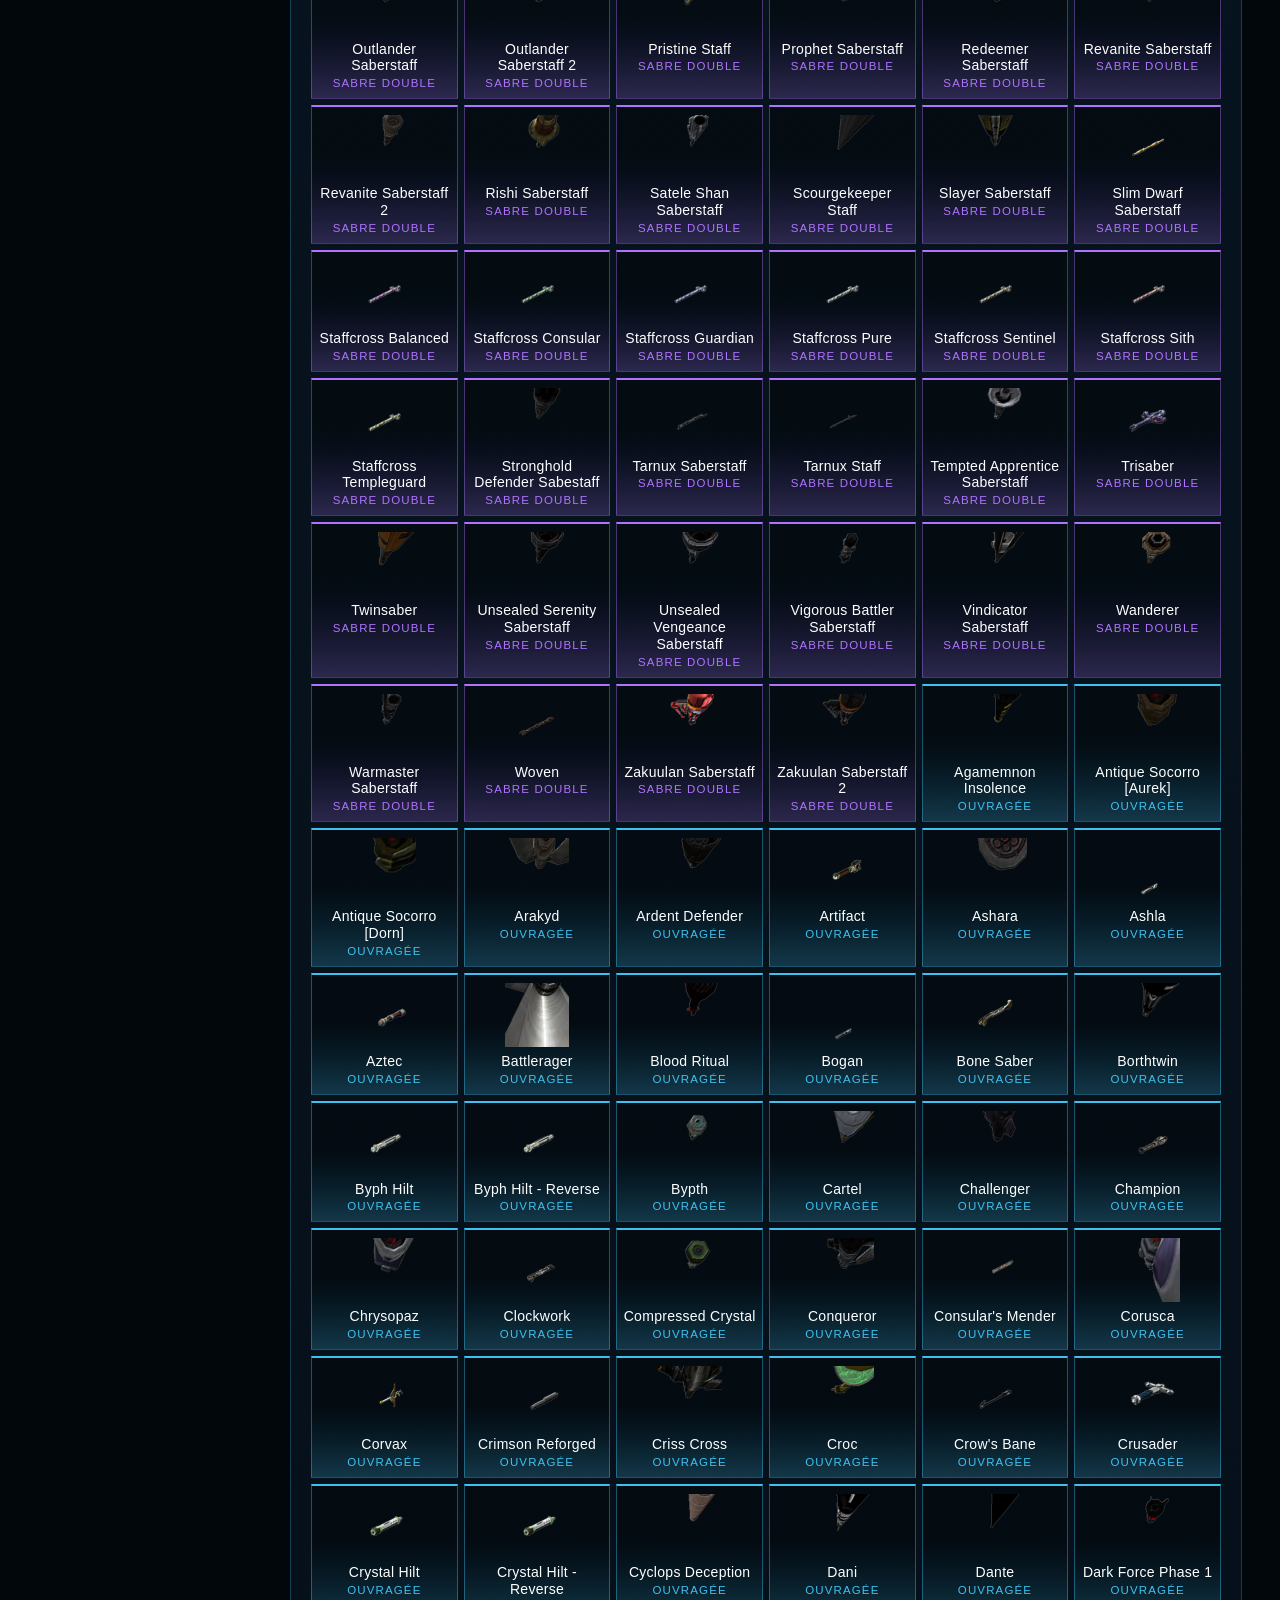
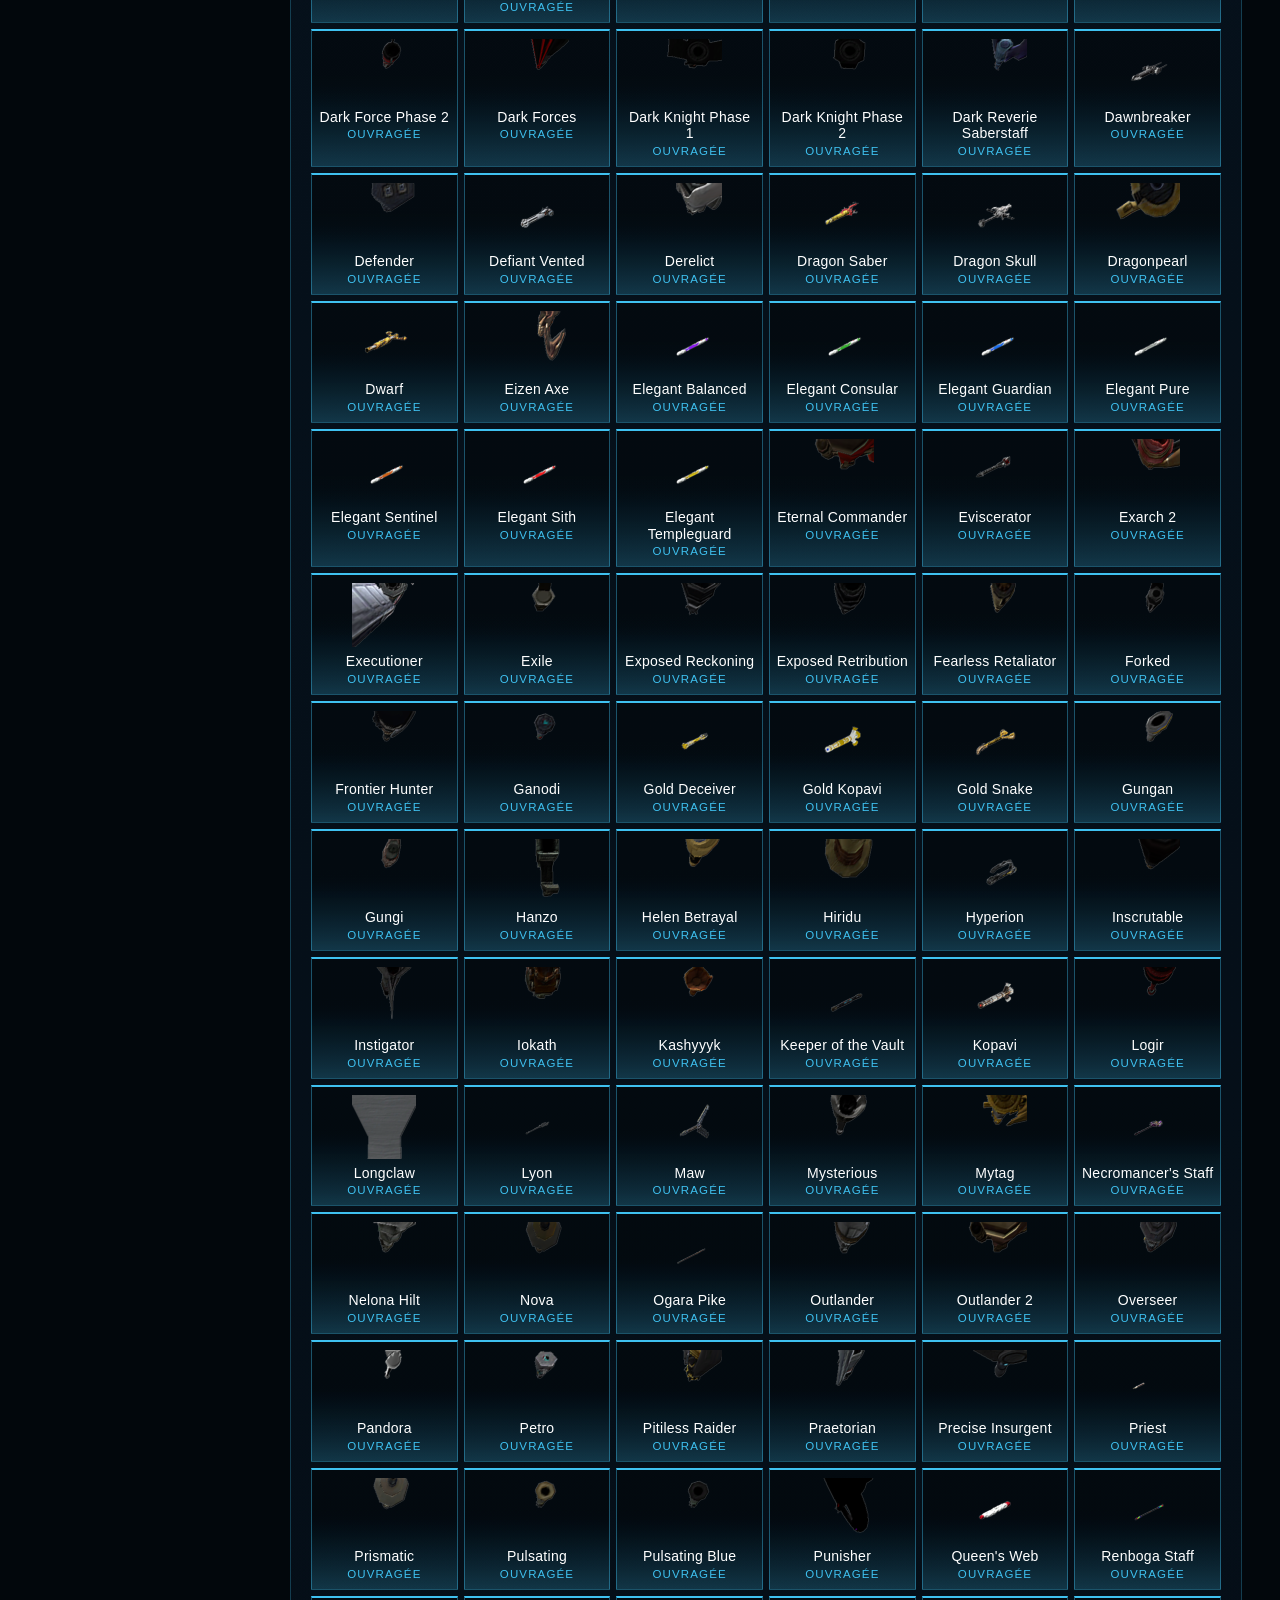
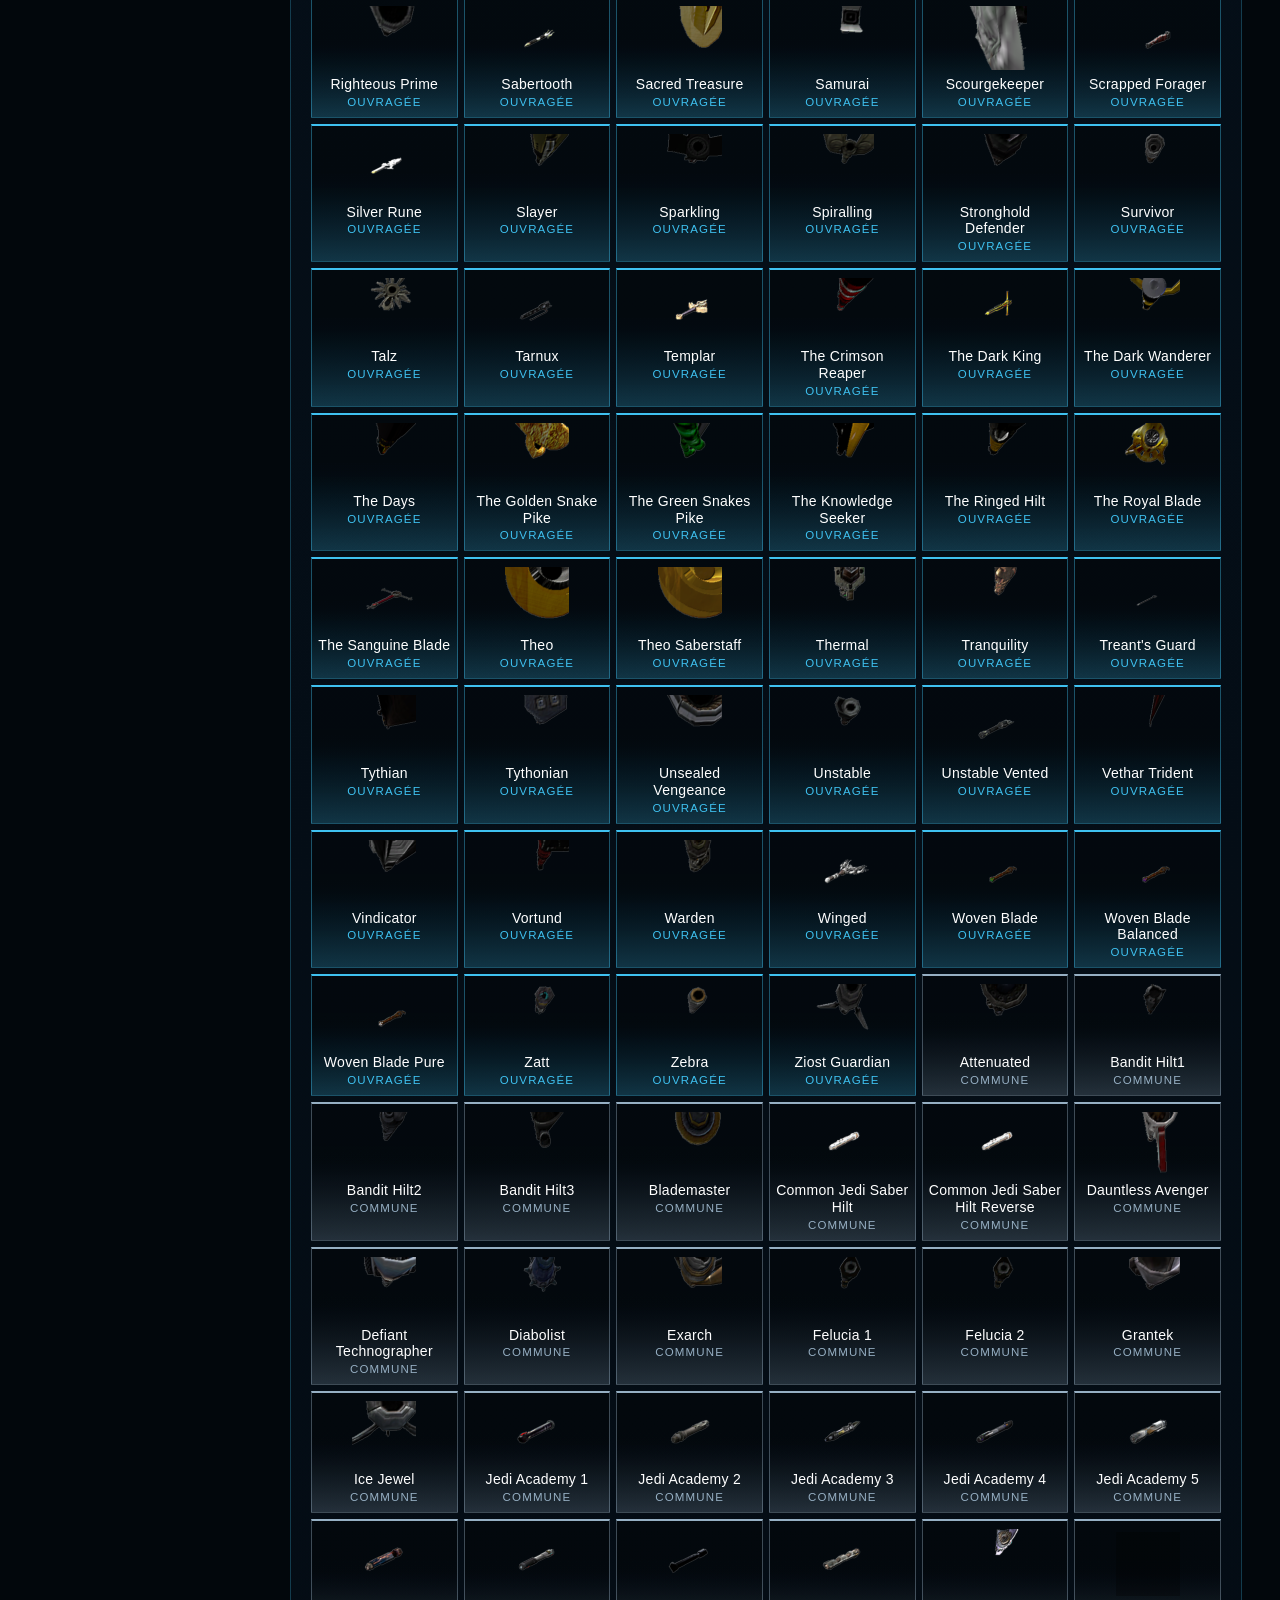
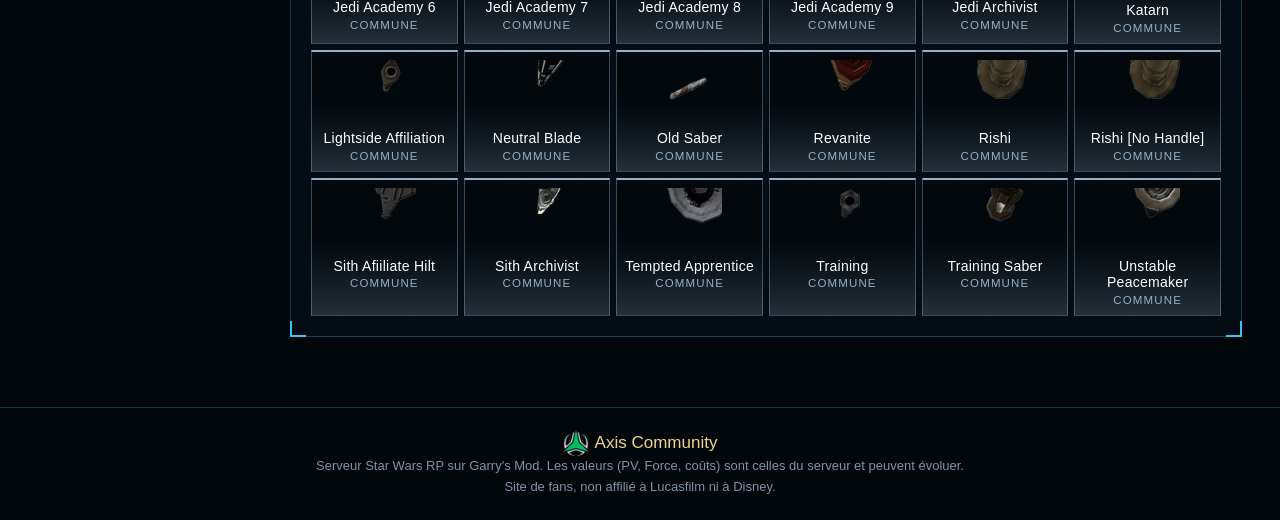
<file: poignees.html>
<!doctype html>
<html lang="fr">
<head>
<meta charset="utf-8">
<meta name="viewport" content="width=device-width, initial-scale=1">
<title>Poignées · Archives de la Force · Axis</title>
<meta name="description" content="Les poignées de sabre du serveur Axis : boutique du jour personnelle, raretés, prix et catalogue complet.">
<meta name="theme-color" content="#02070c">
<link rel="icon" href="assets/img/voix_neutre.png">
<link rel="stylesheet" href="assets/style.css?v=20261113-2">
</head>
<body class="bg-neu">
<header class="topbar"><div class="in">
<a class="brand" href="index.html"><img src="assets/img/voix_neutre.png" alt=""><div><b>Axis</b><small>ARCHIVES DE LA FORCE</small></div></a>
<button class="burger" aria-expanded="false" aria-controls="tabs">Menu</button>
<nav class="tabs" id="tabs" aria-label="Navigation"><a href="index.html" class="">Accueil</a><a href="ordre-jedi.html" class="j">Ordre Jedi</a><a href="ordre-sith.html" class="s">Ordre Sith</a><a href="pouvoirs.html" class="">Pouvoirs</a><a href="formes.html" class="">Formes</a><a href="poignees.html" class="on" aria-current="page">Poignées</a><a href="progression.html" class="">Progression</a><a href="histoire.html" class="">Histoire commune</a></nav>
</div></header>
<div class="banner i-def"><div class="in"><div><div class="camp">Artisanat</div><h1>Poignées de sabre</h1><p>360 poignées à collectionner, vendues par le marchand dans une boutique du jour propre à chaque personnage.</p></div></div></div><div class="codex"><aside class="codex-index holo"><div class="holo-t"><h2>Index</h2></div><ul><li><a href="#boutique">La boutique du jour</a></li><li><a href="#raretes">Raretés et prix</a></li><li><a href="#catalogue">Catalogue</a></li></ul></aside>
<main class="codex-body"><section id="boutique" class="holo"><div class="holo-t"><span class="no">I</span><h2>La boutique du jour</h2></div><div class="holo-b"><p>Le marchand de poignées ne montre pas tout son stock. Chaque personnage a <b>sa propre boutique de 6 poignées</b>, tirées au hasard parmi celles qu'il ne possède pas encore. Deux joueurs n'ont donc jamais la même boutique, et tes différents personnages non plus.</p>
<div class="facts"><div><b>6</b><span>poignées par jour</span></div><div><b>00:00</b><span>nouvelle boutique chaque nuit (heure du serveur)</span></div><div><b>360</b><span>poignées à collectionner</span></div></div>
<ol class="steps" style="margin-top:14px">
<li><h3>Passe voir le marchand</h3><p>Appuie sur <kbd>E</kbd> devant le marchand de poignées. Ta boutique du jour s'affiche, avec le temps restant avant la prochaine.</p></li>
<li><h3>Achète ce qui te plaît</h3><p>Une poignée achetée passe en « Acquise » jusqu'au lendemain et rejoint ton inventaire. Réservé aux Jedi et aux Sith.</p></li>
<li><h3>Monte-la à la forge</h3><p>Assemble poignée et cristal à la forge de ton Ordre. Voir <a href="progression.html#sabre">Construire ton sabre</a>.</p></li>
</ol>
<p class="note"><b>Pas de passe-droit :</b> une poignée ne s'achète que le jour où elle apparaît dans ta boutique. Si elle n'y est pas, reviens demain !</p></div></section><section id="raretes" class="holo"><div class="holo-t"><span class="no">II</span><h2>Raretés et prix</h2></div><div class="holo-b"><p>Chaque emplacement de la boutique tire d'abord une rareté, puis une poignée de cette rareté. Plus une rareté compte de modèles, plus il faut de chance pour tomber sur une poignée précise.</p>
<div class="scroll"><table class="tbl"><thead><tr><th>Rareté</th><th class="r">Chance par emplacement</th><th class="r">Modèles</th><th class="r">Une poignée précise apparaît environ</th><th class="r">Prix</th></tr></thead><tbody><tr><td><b style="color:#f0be3c">Légendaire</b></td><td class="r">5 %</td><td class="r">77</td><td class="r">1 jour sur 257</td><td class="r"><img class="cr" src="assets/img/credit.png" alt="crédits">15 000</td></tr><tr><td><b style="color:#af73ff">Sabre double</b></td><td class="r">10 %</td><td class="r">89</td><td class="r">1 jour sur 148</td><td class="r"><img class="cr" src="assets/img/credit.png" alt="crédits">8 000</td></tr><tr><td><b style="color:#3fc1f0">Ouvragée</b></td><td class="r">30 %</td><td class="r">156</td><td class="r">1 jour sur 87</td><td class="r"><img class="cr" src="assets/img/credit.png" alt="crédits">4 000</td></tr><tr><td><b style="color:#96afc3">Commune</b></td><td class="r">55 %</td><td class="r">38</td><td class="r">1 jour sur 12</td><td class="r"><img class="cr" src="assets/img/credit.png" alt="crédits">1 500</td></tr></tbody></table></div>
<p class="dim" style="margin-top:10px">Avec 6 emplacements, environ une boutique sur trois contient au moins une légendaire. Les chances réelles augmentent un peu à mesure que ta collection grandit, puisque les poignées que tu possèdes ne sont plus tirées.</p></div></section><section id="catalogue" class="holo"><div class="holo-t"><span class="no">III</span><h2>Catalogue des poignées</h2></div><div class="holo-b"><div class="filters" role="group" aria-label="Filtrer par rareté"><button class="fbtn" data-hfilter="cat" data-value="toutes" aria-pressed="true">Toutes</button><button class="fbtn" data-hfilter="cat" data-value="legend" aria-pressed="false">Légendaires (77)</button><button class="fbtn" data-hfilter="cat" data-value="staff" aria-pressed="false">Sabres doubles (89)</button><button class="fbtn" data-hfilter="cat" data-value="classic" aria-pressed="false">Ouvragées (156)</button><button class="fbtn" data-hfilter="cat" data-value="common" aria-pressed="false">Communes (38)</button>
<input class="find" id="hilts-search" type="search" placeholder="Rechercher une poignée…" aria-label="Rechercher une poignée"></div>
<div class="count" id="hilts-count">360 poignées</div>
<div class="hilts" id="hilts"><div class="hilt r-legend" data-cat="legend"><img src="assets/hilts/h_aayla.png" alt="" loading="lazy"><b>Aayla Secura</b><span>Légendaire</span></div><div class="hilt r-legend" data-cat="legend"><img src="assets/hilts/h_aaylareverse.png" alt="" loading="lazy"><b>Aayla Secura (inversée)</b><span>Légendaire</span></div><div class="hilt r-legend" data-cat="legend"><img src="assets/hilts/h_gallia.png" alt="" loading="lazy"><b>Adi Gallia</b><span>Légendaire</span></div><div class="hilt r-legend" data-cat="legend"><img src="assets/hilts/h_galliareverse.png" alt="" loading="lazy"><b>Adi Gallia (inversée)</b><span>Légendaire</span></div><div class="hilt r-legend" data-cat="legend"><img src="assets/hilts/h_hiltahsoka.png" alt="" loading="lazy"><b>Ahsoka&#x27;s First Hilt</b><span>Légendaire</span></div><div class="hilt r-legend" data-cat="legend"><img src="assets/hilts/h_reversehiltahsoka.png" alt="" loading="lazy"><b>Ahsoka&#x27;s First Hilt (inversée)</b><span>Légendaire</span></div><div class="hilt r-legend" data-cat="legend"><img src="assets/hilts/h_ahsoka.png" alt="" loading="lazy"><b>Ahsoka&#x27;s Second Hilt</b><span>Légendaire</span></div><div class="hilt r-legend" data-cat="legend"><img src="assets/hilts/h_ahsokareverse.png" alt="" loading="lazy"><b>Ahsoka&#x27;s Second Hilt (inversée)&#x27;</b><span>Légendaire</span></div><div class="hilt r-legend" data-cat="legend"><img src="assets/hilts/h_anakin.png" alt="" loading="lazy"><b>Anakin</b><span>Légendaire</span></div><div class="hilt r-legend" data-cat="legend"><img src="assets/hilts/h_ani1.png" alt="" loading="lazy"><b>Anakin EP 2 Hilt</b><span>Légendaire</span></div><div class="hilt r-legend" data-cat="legend"><img src="assets/hilts/h_ani1r.png" alt="" loading="lazy"><b>Anakin EP 2 Hilt Reverse</b><span>Légendaire</span></div><div class="hilt r-legend" data-cat="legend"><img src="assets/hilts/h_ani2.png" alt="" loading="lazy"><b>Anakin EP 3 Hilt</b><span>Légendaire</span></div><div class="hilt r-legend" data-cat="legend"><img src="assets/hilts/h_ani2r.png" alt="" loading="lazy"><b>Anakin EP 3 Hilt Reverse</b><span>Légendaire</span></div><div class="hilt r-legend" data-cat="legend"><img src="assets/hilts/h_barriss.png" alt="" loading="lazy"><b>Barriss Offee</b><span>Légendaire</span></div><div class="hilt r-legend" data-cat="legend"><img src="assets/hilts/h_barrissreverse.png" alt="" loading="lazy"><b>Barriss Offee (inversée)</b><span>Légendaire</span></div><div class="hilt r-legend" data-cat="legend"><img src="assets/hilts/h_darksaber.png" alt="" loading="lazy"><b>Darksaber</b><span>Légendaire</span></div><div class="hilt r-legend" data-cat="legend"><img src="assets/hilts/h_darksaberancient.png" alt="" loading="lazy"><b>Darksaber Ancient</b><span>Légendaire</span></div><div class="hilt r-legend" data-cat="legend"><img src="assets/hilts/h_darksabergolden.png" alt="" loading="lazy"><b>Darksaber Golden</b><span>Légendaire</span></div><div class="hilt r-legend" data-cat="legend"><img src="assets/hilts/h_sidious.png" alt="" loading="lazy"><b>Darth Sidious&#x27;s Hilt</b><span>Légendaire</span></div><div class="hilt r-legend" data-cat="legend"><img src="assets/hilts/h_sidiousr.png" alt="" loading="lazy"><b>Darth Sidious&#x27;s Hilt Reverse</b><span>Légendaire</span></div><div class="hilt r-legend" data-cat="legend"><img src="assets/hilts/h_dooku.png" alt="" loading="lazy"><b>Dooku</b><span>Légendaire</span></div><div class="hilt r-legend" data-cat="legend"><img src="assets/hilts/h_eeth.png" alt="" loading="lazy"><b>Eeth</b><span>Légendaire</span></div><div class="hilt r-legend" data-cat="legend"><img src="assets/hilts/h_inq.png" alt="" loading="lazy"><b>Grand Inquisitor</b><span>Légendaire</span></div><div class="hilt r-legend" data-cat="legend"><img src="assets/hilts/h_inqdouble.png" alt="" loading="lazy"><b>Inquisitor Saberstaff</b><span>Légendaire</span></div><div class="hilt r-legend" data-cat="legend"><img src="assets/hilts/h_inqsingle.png" alt="" loading="lazy"><b>Inquisitor Single</b><span>Légendaire</span></div><div class="hilt r-legend" data-cat="legend"><img src="assets/hilts/h_jocasta.png" alt="" loading="lazy"><b>Jocasta</b><span>Légendaire</span></div><div class="hilt r-legend" data-cat="legend"><img src="assets/hilts/h_katooni.png" alt="" loading="lazy"><b>Katooni</b><span>Légendaire</span></div><div class="hilt r-legend" data-cat="legend"><img src="assets/hilts/h_kenobi.png" alt="" loading="lazy"><b>Kenobi</b><span>Légendaire</span></div><div class="hilt r-legend" data-cat="legend"><img src="assets/hilts/h_kitfisto.png" alt="" loading="lazy"><b>Kitfisto</b><span>Légendaire</span></div><div class="hilt r-legend" data-cat="legend"><img src="assets/hilts/h_krayt.png" alt="" loading="lazy"><b>Krayt</b><span>Légendaire</span></div><div class="hilt r-legend" data-cat="legend"><img src="assets/hilts/h_krayts.png" alt="" loading="lazy"><b>Krayt Saberstaff</b><span>Légendaire</span></div><div class="hilt r-legend" data-cat="legend"><img src="assets/hilts/h_kylekatarn.png" alt="" loading="lazy"><b>Kyle Katarn</b><span>Légendaire</span></div><div class="hilt r-legend" data-cat="legend"><img src="assets/hilts/h_kylo.png" alt="" loading="lazy"><b>Kylo Hilt</b><span>Légendaire</span></div><div class="hilt r-legend" data-cat="legend"><img src="assets/hilts/h_kylor.png" alt="" loading="lazy"><b>Kylo Hilt Reverse</b><span>Légendaire</span></div><div class="hilt r-legend" data-cat="legend"><img src="assets/hilts/h_luke2.png" alt="" loading="lazy"><b>Low Quality Luke Skywalker</b><span>Légendaire</span></div><div class="hilt r-legend" data-cat="legend"><img src="assets/hilts/h_luke.png" alt="" loading="lazy"><b>Luke Skywalker</b><span>Légendaire</span></div><div class="hilt r-legend" data-cat="legend"><img src="assets/hilts/h_luker.png" alt="" loading="lazy"><b>Lukes Hilt Reverse</b><span>Légendaire</span></div><div class="hilt r-legend" data-cat="legend"><img src="assets/hilts/h_luminara.png" alt="" loading="lazy"><b>Luminara</b><span>Légendaire</span></div><div class="hilt r-legend" data-cat="legend"><img src="assets/hilts/h_mace.png" alt="" loading="lazy"><b>Mace Windu Hilt</b><span>Légendaire</span></div><div class="hilt r-legend" data-cat="legend"><img src="assets/hilts/h_macer.png" alt="" loading="lazy"><b>Mace Windu Hilt Reverse</b><span>Légendaire</span></div><div class="hilt r-legend" data-cat="legend"><img src="assets/hilts/h_malgus.png" alt="" loading="lazy"><b>Malgus</b><span>Légendaire</span></div><div class="hilt r-legend" data-cat="legend"><img src="assets/hilts/h_malgus saberstaff.png" alt="" loading="lazy"><b>Malgus Saberstaff</b><span>Légendaire</span></div><div class="hilt r-legend" data-cat="legend"><img src="assets/hilts/h_maul.png" alt="" loading="lazy"><b>Maul</b><span>Légendaire</span></div><div class="hilt r-legend" data-cat="legend"><img src="assets/hilts/h_mauldouble.png" alt="" loading="lazy"><b>Maul Double Hilt</b><span>Légendaire</span></div><div class="hilt r-legend" data-cat="legend"><img src="assets/hilts/h_maulstaff.png" alt="" loading="lazy"><b>Maul Staff Hilt</b><span>Légendaire</span></div><div class="hilt r-legend" data-cat="legend"><img src="assets/hilts/h_maulb.png" alt="" loading="lazy"><b>Mauls Broken Hilt</b><span>Légendaire</span></div><div class="hilt r-legend" data-cat="legend"><img src="assets/hilts/h_maulbr.png" alt="" loading="lazy"><b>Mauls Broken Hilt Reverse</b><span>Légendaire</span></div><div class="hilt r-legend" data-cat="legend"><img src="assets/hilts/h_mundi.png" alt="" loading="lazy"><b>Mundi</b><span>Légendaire</span></div><div class="hilt r-legend" data-cat="legend"><img src="assets/hilts/h_obi1.png" alt="" loading="lazy"><b>Obi Wan EP 1 Hilt</b><span>Légendaire</span></div><div class="hilt r-legend" data-cat="legend"><img src="assets/hilts/h_obi1r.png" alt="" loading="lazy"><b>Obi Wan EP 1 Hilt (inversée)</b><span>Légendaire</span></div><div class="hilt r-legend" data-cat="legend"><img src="assets/hilts/h_obi2.png" alt="" loading="lazy"><b>Obi Wan EP 3 Hilt</b><span>Légendaire</span></div><div class="hilt r-legend" data-cat="legend"><img src="assets/hilts/h_obi2r.png" alt="" loading="lazy"><b>Obi Wan EP 3 Hilt Reverse</b><span>Légendaire</span></div><div class="hilt r-legend" data-cat="legend"><img src="assets/hilts/h_plo.png" alt="" loading="lazy"><b>Plo</b><span>Légendaire</span></div><div class="hilt r-legend" data-cat="legend"><img src="assets/hilts/h_qui.png" alt="" loading="lazy"><b>Qui Gon Jins Hilt</b><span>Légendaire</span></div><div class="hilt r-legend" data-cat="legend"><img src="assets/hilts/h_quir.png" alt="" loading="lazy"><b>Qui Gon Jins Hilt Reverse</b><span>Légendaire</span></div><div class="hilt r-legend" data-cat="legend"><img src="assets/hilts/h_quinlan.png" alt="" loading="lazy"><b>Quinlan Vos</b><span>Légendaire</span></div><div class="hilt r-legend" data-cat="legend"><img src="assets/hilts/h_revan triedge.png" alt="" loading="lazy"><b>Revan Triedge</b><span>Légendaire</span></div><div class="hilt r-legend" data-cat="legend"><img src="assets/hilts/h_revanite 2.png" alt="" loading="lazy"><b>Revanite 2</b><span>Légendaire</span></div><div class="hilt r-legend" data-cat="legend"><img src="assets/hilts/h_rey staff.png" alt="" loading="lazy"><b>Rey Staff</b><span>Légendaire</span></div><div class="hilt r-legend" data-cat="legend"><img src="assets/hilts/h_saeseetiin.png" alt="" loading="lazy"><b>Saesee Tiin</b><span>Légendaire</span></div><div class="hilt r-legend" data-cat="legend"><img src="assets/hilts/h_satele shan.png" alt="" loading="lazy"><b>Satele Shan</b><span>Légendaire</span></div><div class="hilt r-legend" data-cat="legend"><img src="assets/hilts/h_savage.png" alt="" loading="lazy"><b>Savage Hilt</b><span>Légendaire</span></div><div class="hilt r-legend" data-cat="legend"><img src="assets/hilts/h_shaakti.png" alt="" loading="lazy"><b>Shaak Ti</b><span>Légendaire</span></div><div class="hilt r-legend" data-cat="legend"><img src="assets/hilts/h_shaaktir.png" alt="" loading="lazy"><b>Shaak Ti - Reverse</b><span>Légendaire</span></div><div class="hilt r-legend" data-cat="legend"><img src="assets/hilts/h_thexan.png" alt="" loading="lazy"><b>Thexan</b><span>Légendaire</span></div><div class="hilt r-legend" data-cat="legend"><img src="assets/hilts/h_tulak.png" alt="" loading="lazy"><b>Tulak</b><span>Légendaire</span></div><div class="hilt r-legend" data-cat="legend"><img src="assets/hilts/h_tulak saberstaff.png" alt="" loading="lazy"><b>Tulak Saberstaff</b><span>Légendaire</span></div><div class="hilt r-legend" data-cat="legend"><img src="assets/hilts/h_vaderhilt.png" alt="" loading="lazy"><b>Vader Hilt</b><span>Légendaire</span></div><div class="hilt r-legend" data-cat="legend"><img src="assets/hilts/h_vaderhiltr.png" alt="" loading="lazy"><b>Vader Hilt (inversée)</b><span>Légendaire</span></div><div class="hilt r-legend" data-cat="legend"><img src="assets/hilts/h_valk.png" alt="" loading="lazy"><b>Valkyrie</b><span>Légendaire</span></div><div class="hilt r-legend" data-cat="legend"><img src="assets/hilts/h_valkstaff.png" alt="" loading="lazy"><b>Valkyrie Saberstaff</b><span>Légendaire</span></div><div class="hilt r-legend" data-cat="legend"><img src="assets/hilts/h_vaylin.png" alt="" loading="lazy"><b>Vaylin</b><span>Légendaire</span></div><div class="hilt r-legend" data-cat="legend"><img src="assets/hilts/h_ventress.png" alt="" loading="lazy"><b>Ventress</b><span>Légendaire</span></div><div class="hilt r-legend" data-cat="legend"><img src="assets/hilts/h_windu.png" alt="" loading="lazy"><b>Windu</b><span>Légendaire</span></div><div class="hilt r-legend" data-cat="legend"><img src="assets/hilts/h_yoda.png" alt="" loading="lazy"><b>Yoda</b><span>Légendaire</span></div><div class="hilt r-legend" data-cat="legend"><img src="assets/hilts/h_yoda1.png" alt="" loading="lazy"><b>Yoda</b><span>Légendaire</span></div><div class="hilt r-legend" data-cat="legend"><img src="assets/hilts/h_yodar.png" alt="" loading="lazy"><b>Yoda&#x27;s Hilt Reverse</b><span>Légendaire</span></div><div class="hilt r-staff" data-cat="staff"><img src="assets/hilts/h_fsaber8.png" alt="" loading="lazy"><b>Ancient Dragon</b><span>Sabre double</span></div><div class="hilt r-staff" data-cat="staff"><img src="assets/hilts/h_fsaber9.png" alt="" loading="lazy"><b>Ancient Dragon Saberstaff</b><span>Sabre double</span></div><div class="hilt r-staff" data-cat="staff"><img src="assets/hilts/h_swtors7.png" alt="" loading="lazy"><b>Antique Socorro Saberstaff [Aurek]</b><span>Sabre double</span></div><div class="hilt r-staff" data-cat="staff"><img src="assets/hilts/h_swtors8.png" alt="" loading="lazy"><b>Antique Socorro Saberstaff [Dorn]</b><span>Sabre double</span></div><div class="hilt r-staff" data-cat="staff"><img src="assets/hilts/h_swtors9.png" alt="" loading="lazy"><b>Ardent Defender Saberstaff</b><span>Sabre double</span></div><div class="hilt r-staff" data-cat="staff"><img src="assets/hilts/h_swtors11.png" alt="" loading="lazy"><b>Attenuated Saberstaff</b><span>Sabre double</span></div><div class="hilt r-staff" data-cat="staff"><img src="assets/hilts/h_swtors10.png" alt="" loading="lazy"><b>Attuned Forcelord</b><span>Sabre double</span></div><div class="hilt r-staff" data-cat="staff"><img src="assets/hilts/h_fsaber7.png" alt="" loading="lazy"><b>Blade Weaver</b><span>Sabre double</span></div><div class="hilt r-staff" data-cat="staff"><img src="assets/hilts/h_fsaber6.png" alt="" loading="lazy"><b>Blade Weaver Saberstaff</b><span>Sabre double</span></div><div class="hilt r-staff" data-cat="staff"><img src="assets/hilts/h_juzastaff.png" alt="" loading="lazy"><b>Blood Ritual Saberstaff</b><span>Sabre double</span></div><div class="hilt r-staff" data-cat="staff"><img src="assets/hilts/h_fsaber11.png" alt="" loading="lazy"><b>Bone Antlers Saberstaff</b><span>Sabre double</span></div><div class="hilt r-staff" data-cat="staff"><img src="assets/hilts/h_fsaber12.png" alt="" loading="lazy"><b>Bone Saberstaff</b><span>Sabre double</span></div><div class="hilt r-staff" data-cat="staff"><img src="assets/hilts/h_swtors12.png" alt="" loading="lazy"><b>Bubble Blade</b><span>Sabre double</span></div><div class="hilt r-staff" data-cat="staff"><img src="assets/hilts/h_swtors13.png" alt="" loading="lazy"><b>Chrysopaz Saberstaff</b><span>Sabre double</span></div><div class="hilt r-staff" data-cat="staff"><img src="assets/hilts/h_swtors14.png" alt="" loading="lazy"><b>Conqueror Saberstaff</b><span>Sabre double</span></div><div class="hilt r-staff" data-cat="staff"><img src="assets/hilts/h_swtors1.png" alt="" loading="lazy"><b>Corp Saberstaff</b><span>Sabre double</span></div><div class="hilt r-staff" data-cat="staff"><img src="assets/hilts/h_swtors15.png" alt="" loading="lazy"><b>Corusca Saberstaff</b><span>Sabre double</span></div><div class="hilt r-staff" data-cat="staff"><img src="assets/hilts/h_grenthstaff.png" alt="" loading="lazy"><b>Crow&#x27;s Bane Saberstaff</b><span>Sabre double</span></div><div class="hilt r-staff" data-cat="staff"><img src="assets/hilts/h_swtors3.png" alt="" loading="lazy"><b>Defiant Technographer Saberstaff</b><span>Sabre double</span></div><div class="hilt r-staff" data-cat="staff"><img src="assets/hilts/h_defiant vented saberstaff.png" alt="" loading="lazy"><b>Defiant Vented Saberstaff</b><span>Sabre double</span></div><div class="hilt r-staff" data-cat="staff"><img src="assets/hilts/h_swtors16.png" alt="" loading="lazy"><b>Derelict Saberstaff</b><span>Sabre double</span></div><div class="hilt r-staff" data-cat="staff"><img src="assets/hilts/h_swtors2.png" alt="" loading="lazy"><b>Descendent&#x27;s Heirloom</b><span>Sabre double</span></div><div class="hilt r-staff" data-cat="staff"><img src="assets/hilts/h_fsaber4.png" alt="" loading="lazy"><b>Dragon Saberstaff</b><span>Sabre double</span></div><div class="hilt r-staff" data-cat="staff"><img src="assets/hilts/h_swtors17.png" alt="" loading="lazy"><b>Dragonpearl Saberstaff</b><span>Sabre double</span></div><div class="hilt r-staff" data-cat="staff"><img src="assets/hilts/h_fsaber2.png" alt="" loading="lazy"><b>Dwarf Saberstaff</b><span>Sabre double</span></div><div class="hilt r-staff" data-cat="staff"><img src="assets/hilts/h_eizen axe saberstaff.png" alt="" loading="lazy"><b>Eizen Axe Saberstaff</b><span>Sabre double</span></div><div class="hilt r-staff" data-cat="staff"><img src="assets/hilts/h_swtors18.png" alt="" loading="lazy"><b>Elegant Saberstaff</b><span>Sabre double</span></div><div class="hilt r-staff" data-cat="staff"><img src="assets/hilts/h_swtors19.png" alt="" loading="lazy"><b>Etched Saberstaff</b><span>Sabre double</span></div><div class="hilt r-staff" data-cat="staff"><img src="assets/hilts/h_swtors20.png" alt="" loading="lazy"><b>Eternal Commander Saberstaff</b><span>Sabre double</span></div><div class="hilt r-staff" data-cat="staff"><img src="assets/hilts/h_swtors21.png" alt="" loading="lazy"><b>Exposed Reckoning Saberstaff</b><span>Sabre double</span></div><div class="hilt r-staff" data-cat="staff"><img src="assets/hilts/h_swtors22.png" alt="" loading="lazy"><b>Exposed Retribution Saberstaff</b><span>Sabre double</span></div><div class="hilt r-staff" data-cat="staff"><img src="assets/hilts/h_swtors23.png" alt="" loading="lazy"><b>Exquisite Champion Saberstaff</b><span>Sabre double</span></div><div class="hilt r-staff" data-cat="staff"><img src="assets/hilts/h_swtors24.png" alt="" loading="lazy"><b>Fearless Retaliator Saberstaff</b><span>Sabre double</span></div><div class="hilt r-staff" data-cat="staff"><img src="assets/hilts/h_swtors25.png" alt="" loading="lazy"><b>Frontier Hunter Saberstaff</b><span>Sabre double</span></div><div class="hilt r-staff" data-cat="staff"><img src="assets/hilts/h_deceiverstaff.png" alt="" loading="lazy"><b>Gold Deceiver Saberstaff</b><span>Sabre double</span></div><div class="hilt r-staff" data-cat="staff"><img src="assets/hilts/h_gkopavistaff.png" alt="" loading="lazy"><b>Gold Kopavi Saberstaff</b><span>Sabre double</span></div><div class="hilt r-staff" data-cat="staff"><img src="assets/hilts/h_fsaber3.png" alt="" loading="lazy"><b>Gold Snake Saberstaff</b><span>Sabre double</span></div><div class="hilt r-staff" data-cat="staff"><img src="assets/hilts/h_swtors26.png" alt="" loading="lazy"><b>Grantek Saberstaff</b><span>Sabre double</span></div><div class="hilt r-staff" data-cat="staff"><img src="assets/hilts/h_guardstaff.png" alt="" loading="lazy"><b>Guardstaff</b><span>Sabre double</span></div><div class="hilt r-staff" data-cat="staff"><img src="assets/hilts/h_swtors27.png" alt="" loading="lazy"><b>Herald Saberstaff</b><span>Sabre double</span></div><div class="hilt r-staff" data-cat="staff"><img src="assets/hilts/h_swtors28.png" alt="" loading="lazy"><b>Hermit Saberstaff</b><span>Sabre double</span></div><div class="hilt r-staff" data-cat="staff"><img src="assets/hilts/h_swtors29.png" alt="" loading="lazy"><b>Hiridu Saberstaff</b><span>Sabre double</span></div><div class="hilt r-staff" data-cat="staff"><img src="assets/hilts/h_swtors30.png" alt="" loading="lazy"><b>Indomitable Vanquisher Saberstaff</b><span>Sabre double</span></div><div class="hilt r-staff" data-cat="staff"><img src="assets/hilts/h_swtors31.png" alt="" loading="lazy"><b>Inscrutable Saberstaff</b><span>Sabre double</span></div><div class="hilt r-staff" data-cat="staff"><img src="assets/hilts/h_swtors32.png" alt="" loading="lazy"><b>Iokath Saberstaff</b><span>Sabre double</span></div><div class="hilt r-staff" data-cat="staff"><img src="assets/hilts/h_jas1.png" alt="" loading="lazy"><b>Jedi Academy Staff 1</b><span>Sabre double</span></div><div class="hilt r-staff" data-cat="staff"><img src="assets/hilts/h_jas2.png" alt="" loading="lazy"><b>Jedi Academy Staff 2</b><span>Sabre double</span></div><div class="hilt r-staff" data-cat="staff"><img src="assets/hilts/h_jas3.png" alt="" loading="lazy"><b>Jedi Academy Staff 3</b><span>Sabre double</span></div><div class="hilt r-staff" data-cat="staff"><img src="assets/hilts/h_jas4.png" alt="" loading="lazy"><b>Jedi Academy Staff 4</b><span>Sabre double</span></div><div class="hilt r-staff" data-cat="staff"><img src="assets/hilts/h_jas5.png" alt="" loading="lazy"><b>Jedi Academy Staff 5</b><span>Sabre double</span></div><div class="hilt r-staff" data-cat="staff"><img src="assets/hilts/h_karn staff.png" alt="" loading="lazy"><b>Karn Staff</b><span>Sabre double</span></div><div class="hilt r-staff" data-cat="staff"><img src="assets/hilts/h_kopavistaff.png" alt="" loading="lazy"><b>Kopavi Saberstaff</b><span>Sabre double</span></div><div class="hilt r-staff" data-cat="staff"><img src="assets/hilts/h_neutral saberstaff.png" alt="" loading="lazy"><b>Neutral Saberstaff</b><span>Sabre double</span></div><div class="hilt r-staff" data-cat="staff"><img src="assets/hilts/h_swtors33.png" alt="" loading="lazy"><b>Occultist Saberstaff</b><span>Sabre double</span></div><div class="hilt r-staff" data-cat="staff"><img src="assets/hilts/h_fsaber5.png" alt="" loading="lazy"><b>Old Saberstaff</b><span>Sabre double</span></div><div class="hilt r-staff" data-cat="staff"><img src="assets/hilts/h_swtors34.png" alt="" loading="lazy"><b>Outlander Saberstaff</b><span>Sabre double</span></div><div class="hilt r-staff" data-cat="staff"><img src="assets/hilts/h_swtors35.png" alt="" loading="lazy"><b>Outlander Saberstaff 2</b><span>Sabre double</span></div><div class="hilt r-staff" data-cat="staff"><img src="assets/hilts/h_pristine staff.png" alt="" loading="lazy"><b>Pristine Staff</b><span>Sabre double</span></div><div class="hilt r-staff" data-cat="staff"><img src="assets/hilts/h_swtors36.png" alt="" loading="lazy"><b>Prophet Saberstaff</b><span>Sabre double</span></div><div class="hilt r-staff" data-cat="staff"><img src="assets/hilts/h_swtors37.png" alt="" loading="lazy"><b>Redeemer Saberstaff</b><span>Sabre double</span></div><div class="hilt r-staff" data-cat="staff"><img src="assets/hilts/h_swtors38.png" alt="" loading="lazy"><b>Revanite Saberstaff</b><span>Sabre double</span></div><div class="hilt r-staff" data-cat="staff"><img src="assets/hilts/h_swtors39.png" alt="" loading="lazy"><b>Revanite Saberstaff 2</b><span>Sabre double</span></div><div class="hilt r-staff" data-cat="staff"><img src="assets/hilts/h_swtors6.png" alt="" loading="lazy"><b>Rishi Saberstaff</b><span>Sabre double</span></div><div class="hilt r-staff" data-cat="staff"><img src="assets/hilts/h_swtors40.png" alt="" loading="lazy"><b>Satele Shan Saberstaff</b><span>Sabre double</span></div><div class="hilt r-staff" data-cat="staff"><img src="assets/hilts/h_scourgekeeper staff.png" alt="" loading="lazy"><b>Scourgekeeper Staff</b><span>Sabre double</span></div><div class="hilt r-staff" data-cat="staff"><img src="assets/hilts/h_slayer saberstaff.png" alt="" loading="lazy"><b>Slayer Saberstaff</b><span>Sabre double</span></div><div class="hilt r-staff" data-cat="staff"><img src="assets/hilts/h_fsaber1.png" alt="" loading="lazy"><b>Slim Dwarf Saberstaff</b><span>Sabre double</span></div><div class="hilt r-staff" data-cat="staff"><img src="assets/hilts/h_staffcross balanced.png" alt="" loading="lazy"><b>Staffcross Balanced</b><span>Sabre double</span></div><div class="hilt r-staff" data-cat="staff"><img src="assets/hilts/h_staffcross consular.png" alt="" loading="lazy"><b>Staffcross Consular</b><span>Sabre double</span></div><div class="hilt r-staff" data-cat="staff"><img src="assets/hilts/h_staffcross guardian.png" alt="" loading="lazy"><b>Staffcross Guardian</b><span>Sabre double</span></div><div class="hilt r-staff" data-cat="staff"><img src="assets/hilts/h_staffcross pure.png" alt="" loading="lazy"><b>Staffcross Pure</b><span>Sabre double</span></div><div class="hilt r-staff" data-cat="staff"><img src="assets/hilts/h_staffcross sentinel.png" alt="" loading="lazy"><b>Staffcross Sentinel</b><span>Sabre double</span></div><div class="hilt r-staff" data-cat="staff"><img src="assets/hilts/h_staffcross sith.png" alt="" loading="lazy"><b>Staffcross Sith</b><span>Sabre double</span></div><div class="hilt r-staff" data-cat="staff"><img src="assets/hilts/h_staffcross templeguard.png" alt="" loading="lazy"><b>Staffcross Templeguard</b><span>Sabre double</span></div><div class="hilt r-staff" data-cat="staff"><img src="assets/hilts/h_swtors41.png" alt="" loading="lazy"><b>Stronghold Defender Sabestaff</b><span>Sabre double</span></div><div class="hilt r-staff" data-cat="staff"><img src="assets/hilts/h_tarnux saberstaff.png" alt="" loading="lazy"><b>Tarnux Saberstaff</b><span>Sabre double</span></div><div class="hilt r-staff" data-cat="staff"><img src="assets/hilts/h_tarnux staff.png" alt="" loading="lazy"><b>Tarnux Staff</b><span>Sabre double</span></div><div class="hilt r-staff" data-cat="staff"><img src="assets/hilts/h_swtors42.png" alt="" loading="lazy"><b>Tempted Apprentice Saberstaff</b><span>Sabre double</span></div><div class="hilt r-staff" data-cat="staff"><img src="assets/hilts/h_trisaber.png" alt="" loading="lazy"><b>Trisaber</b><span>Sabre double</span></div><div class="hilt r-staff" data-cat="staff"><img src="assets/hilts/h_twinsaber.png" alt="" loading="lazy"><b>Twinsaber</b><span>Sabre double</span></div><div class="hilt r-staff" data-cat="staff"><img src="assets/hilts/h_swtors43.png" alt="" loading="lazy"><b>Unsealed Serenity Saberstaff</b><span>Sabre double</span></div><div class="hilt r-staff" data-cat="staff"><img src="assets/hilts/h_swtors44.png" alt="" loading="lazy"><b>Unsealed Vengeance Saberstaff</b><span>Sabre double</span></div><div class="hilt r-staff" data-cat="staff"><img src="assets/hilts/h_swtors5.png" alt="" loading="lazy"><b>Vigorous Battler Saberstaff</b><span>Sabre double</span></div><div class="hilt r-staff" data-cat="staff"><img src="assets/hilts/h_swtors45.png" alt="" loading="lazy"><b>Vindicator Saberstaff</b><span>Sabre double</span></div><div class="hilt r-staff" data-cat="staff"><img src="assets/hilts/h_swtors46.png" alt="" loading="lazy"><b>Wanderer</b><span>Sabre double</span></div><div class="hilt r-staff" data-cat="staff"><img src="assets/hilts/h_swtors4.png" alt="" loading="lazy"><b>Warmaster Saberstaff</b><span>Sabre double</span></div><div class="hilt r-staff" data-cat="staff"><img src="assets/hilts/h_fsaber10.png" alt="" loading="lazy"><b>Woven</b><span>Sabre double</span></div><div class="hilt r-staff" data-cat="staff"><img src="assets/hilts/h_swtors47.png" alt="" loading="lazy"><b>Zakuulan Saberstaff</b><span>Sabre double</span></div><div class="hilt r-staff" data-cat="staff"><img src="assets/hilts/h_swtors48.png" alt="" loading="lazy"><b>Zakuulan Saberstaff 2</b><span>Sabre double</span></div><div class="hilt r-classic" data-cat="classic"><img src="assets/hilts/h_agamemnon.png" alt="" loading="lazy"><b>Agamemnon Insolence</b><span>Ouvragée</span></div><div class="hilt r-classic" data-cat="classic"><img src="assets/hilts/h_antique socorro [aurek].png" alt="" loading="lazy"><b>Antique Socorro [Aurek]</b><span>Ouvragée</span></div><div class="hilt r-classic" data-cat="classic"><img src="assets/hilts/h_antique socorro [dorn].png" alt="" loading="lazy"><b>Antique Socorro [Dorn]</b><span>Ouvragée</span></div><div class="hilt r-classic" data-cat="classic"><img src="assets/hilts/h_arakyd.png" alt="" loading="lazy"><b>Arakyd</b><span>Ouvragée</span></div><div class="hilt r-classic" data-cat="classic"><img src="assets/hilts/h_ardent defender.png" alt="" loading="lazy"><b>Ardent Defender</b><span>Ouvragée</span></div><div class="hilt r-classic" data-cat="classic"><img src="assets/hilts/h_artifact.png" alt="" loading="lazy"><b>Artifact</b><span>Ouvragée</span></div><div class="hilt r-classic" data-cat="classic"><img src="assets/hilts/h_ashara.png" alt="" loading="lazy"><b>Ashara</b><span>Ouvragée</span></div><div class="hilt r-classic" data-cat="classic"><img src="assets/hilts/h_ashla.png" alt="" loading="lazy"><b>Ashla</b><span>Ouvragée</span></div><div class="hilt r-classic" data-cat="classic"><img src="assets/hilts/h_aztec.png" alt="" loading="lazy"><b>Aztec</b><span>Ouvragée</span></div><div class="hilt r-classic" data-cat="classic"><img src="assets/hilts/h_battlerager.png" alt="" loading="lazy"><b>Battlerager</b><span>Ouvragée</span></div><div class="hilt r-classic" data-cat="classic"><img src="assets/hilts/h_juza.png" alt="" loading="lazy"><b>Blood Ritual</b><span>Ouvragée</span></div><div class="hilt r-classic" data-cat="classic"><img src="assets/hilts/h_bogan.png" alt="" loading="lazy"><b>Bogan</b><span>Ouvragée</span></div><div class="hilt r-classic" data-cat="classic"><img src="assets/hilts/h_bone saber.png" alt="" loading="lazy"><b>Bone Saber</b><span>Ouvragée</span></div><div class="hilt r-classic" data-cat="classic"><img src="assets/hilts/h_borthtwin.png" alt="" loading="lazy"><b>Borthtwin</b><span>Ouvragée</span></div><div class="hilt r-classic" data-cat="classic"><img src="assets/hilts/h_hiltbyph.png" alt="" loading="lazy"><b>Byph Hilt</b><span>Ouvragée</span></div><div class="hilt r-classic" data-cat="classic"><img src="assets/hilts/h_reversehiltbyph.png" alt="" loading="lazy"><b>Byph Hilt - Reverse</b><span>Ouvragée</span></div><div class="hilt r-classic" data-cat="classic"><img src="assets/hilts/h_bypth.png" alt="" loading="lazy"><b>Bypth</b><span>Ouvragée</span></div><div class="hilt r-classic" data-cat="classic"><img src="assets/hilts/h_cartel.png" alt="" loading="lazy"><b>Cartel</b><span>Ouvragée</span></div><div class="hilt r-classic" data-cat="classic"><img src="assets/hilts/h_challenger.png" alt="" loading="lazy"><b>Challenger</b><span>Ouvragée</span></div><div class="hilt r-classic" data-cat="classic"><img src="assets/hilts/h_mtx8.png" alt="" loading="lazy"><b>Champion</b><span>Ouvragée</span></div><div class="hilt r-classic" data-cat="classic"><img src="assets/hilts/h_chrysopaz.png" alt="" loading="lazy"><b>Chrysopaz</b><span>Ouvragée</span></div><div class="hilt r-classic" data-cat="classic"><img src="assets/hilts/h_clockwork.png" alt="" loading="lazy"><b>Clockwork</b><span>Ouvragée</span></div><div class="hilt r-classic" data-cat="classic"><img src="assets/hilts/h_compressed.png" alt="" loading="lazy"><b>Compressed Crystal</b><span>Ouvragée</span></div><div class="hilt r-classic" data-cat="classic"><img src="assets/hilts/h_conqueror.png" alt="" loading="lazy"><b>Conqueror</b><span>Ouvragée</span></div><div class="hilt r-classic" data-cat="classic"><img src="assets/hilts/h_consularsmender.png" alt="" loading="lazy"><b>Consular&#x27;s Mender</b><span>Ouvragée</span></div><div class="hilt r-classic" data-cat="classic"><img src="assets/hilts/h_corusca.png" alt="" loading="lazy"><b>Corusca</b><span>Ouvragée</span></div><div class="hilt r-classic" data-cat="classic"><img src="assets/hilts/h_corvax.png" alt="" loading="lazy"><b>Corvax</b><span>Ouvragée</span></div><div class="hilt r-classic" data-cat="classic"><img src="assets/hilts/h_crimson reforged.png" alt="" loading="lazy"><b>Crimson Reforged</b><span>Ouvragée</span></div><div class="hilt r-classic" data-cat="classic"><img src="assets/hilts/h_criss cross.png" alt="" loading="lazy"><b>Criss Cross</b><span>Ouvragée</span></div><div class="hilt r-classic" data-cat="classic"><img src="assets/hilts/h_croc.png" alt="" loading="lazy"><b>Croc</b><span>Ouvragée</span></div><div class="hilt r-classic" data-cat="classic"><img src="assets/hilts/h_grenth.png" alt="" loading="lazy"><b>Crow&#x27;s Bane</b><span>Ouvragée</span></div><div class="hilt r-classic" data-cat="classic"><img src="assets/hilts/h_crusader.png" alt="" loading="lazy"><b>Crusader</b><span>Ouvragée</span></div><div class="hilt r-classic" data-cat="classic"><img src="assets/hilts/h_hiltcrystal.png" alt="" loading="lazy"><b>Crystal Hilt</b><span>Ouvragée</span></div><div class="hilt r-classic" data-cat="classic"><img src="assets/hilts/h_reversehiltcrystal.png" alt="" loading="lazy"><b>Crystal Hilt - Reverse</b><span>Ouvragée</span></div><div class="hilt r-classic" data-cat="classic"><img src="assets/hilts/h_cyclops.png" alt="" loading="lazy"><b>Cyclops Deception</b><span>Ouvragée</span></div><div class="hilt r-classic" data-cat="classic"><img src="assets/hilts/h_dani.png" alt="" loading="lazy"><b>Dani</b><span>Ouvragée</span></div><div class="hilt r-classic" data-cat="classic"><img src="assets/hilts/h_dante.png" alt="" loading="lazy"><b>Dante</b><span>Ouvragée</span></div><div class="hilt r-classic" data-cat="classic"><img src="assets/hilts/h_darkforce1.png" alt="" loading="lazy"><b>Dark Force Phase 1</b><span>Ouvragée</span></div><div class="hilt r-classic" data-cat="classic"><img src="assets/hilts/h_darkforce2.png" alt="" loading="lazy"><b>Dark Force Phase 2</b><span>Ouvragée</span></div><div class="hilt r-classic" data-cat="classic"><img src="assets/hilts/h_darkforces.png" alt="" loading="lazy"><b>Dark Forces</b><span>Ouvragée</span></div><div class="hilt r-classic" data-cat="classic"><img src="assets/hilts/h_darkknight1.png" alt="" loading="lazy"><b>Dark Knight Phase 1</b><span>Ouvragée</span></div><div class="hilt r-classic" data-cat="classic"><img src="assets/hilts/h_darkknight2.png" alt="" loading="lazy"><b>Dark Knight Phase 2</b><span>Ouvragée</span></div><div class="hilt r-classic" data-cat="classic"><img src="assets/hilts/h_darkreverie.png" alt="" loading="lazy"><b>Dark Reverie Saberstaff</b><span>Ouvragée</span></div><div class="hilt r-classic" data-cat="classic"><img src="assets/hilts/h_dawnbreaker.png" alt="" loading="lazy"><b>Dawnbreaker</b><span>Ouvragée</span></div><div class="hilt r-classic" data-cat="classic"><img src="assets/hilts/h_defender.png" alt="" loading="lazy"><b>Defender</b><span>Ouvragée</span></div><div class="hilt r-classic" data-cat="classic"><img src="assets/hilts/h_defiant vented.png" alt="" loading="lazy"><b>Defiant Vented</b><span>Ouvragée</span></div><div class="hilt r-classic" data-cat="classic"><img src="assets/hilts/h_derelict.png" alt="" loading="lazy"><b>Derelict</b><span>Ouvragée</span></div><div class="hilt r-classic" data-cat="classic"><img src="assets/hilts/h_dragon saber.png" alt="" loading="lazy"><b>Dragon Saber</b><span>Ouvragée</span></div><div class="hilt r-classic" data-cat="classic"><img src="assets/hilts/h_dragon skull.png" alt="" loading="lazy"><b>Dragon Skull</b><span>Ouvragée</span></div><div class="hilt r-classic" data-cat="classic"><img src="assets/hilts/h_dragonpearl.png" alt="" loading="lazy"><b>Dragonpearl</b><span>Ouvragée</span></div><div class="hilt r-classic" data-cat="classic"><img src="assets/hilts/h_dwarf.png" alt="" loading="lazy"><b>Dwarf</b><span>Ouvragée</span></div><div class="hilt r-classic" data-cat="classic"><img src="assets/hilts/h_eizen axe.png" alt="" loading="lazy"><b>Eizen Axe</b><span>Ouvragée</span></div><div class="hilt r-classic" data-cat="classic"><img src="assets/hilts/h_elegantpurple.png" alt="" loading="lazy"><b>Elegant Balanced</b><span>Ouvragée</span></div><div class="hilt r-classic" data-cat="classic"><img src="assets/hilts/h_elegantgreen.png" alt="" loading="lazy"><b>Elegant Consular</b><span>Ouvragée</span></div><div class="hilt r-classic" data-cat="classic"><img src="assets/hilts/h_elegantblue.png" alt="" loading="lazy"><b>Elegant Guardian</b><span>Ouvragée</span></div><div class="hilt r-classic" data-cat="classic"><img src="assets/hilts/h_elegantwhite.png" alt="" loading="lazy"><b>Elegant Pure</b><span>Ouvragée</span></div><div class="hilt r-classic" data-cat="classic"><img src="assets/hilts/h_elegantorange.png" alt="" loading="lazy"><b>Elegant Sentinel</b><span>Ouvragée</span></div><div class="hilt r-classic" data-cat="classic"><img src="assets/hilts/h_elegantred.png" alt="" loading="lazy"><b>Elegant Sith</b><span>Ouvragée</span></div><div class="hilt r-classic" data-cat="classic"><img src="assets/hilts/h_elegantyellow.png" alt="" loading="lazy"><b>Elegant Templeguard</b><span>Ouvragée</span></div><div class="hilt r-classic" data-cat="classic"><img src="assets/hilts/h_eternal commander.png" alt="" loading="lazy"><b>Eternal Commander</b><span>Ouvragée</span></div><div class="hilt r-classic" data-cat="classic"><img src="assets/hilts/h_eviscerator.png" alt="" loading="lazy"><b>Eviscerator</b><span>Ouvragée</span></div><div class="hilt r-classic" data-cat="classic"><img src="assets/hilts/h_exarch 2.png" alt="" loading="lazy"><b>Exarch 2</b><span>Ouvragée</span></div><div class="hilt r-classic" data-cat="classic"><img src="assets/hilts/h_executioner.png" alt="" loading="lazy"><b>Executioner</b><span>Ouvragée</span></div><div class="hilt r-classic" data-cat="classic"><img src="assets/hilts/h_exile.png" alt="" loading="lazy"><b>Exile</b><span>Ouvragée</span></div><div class="hilt r-classic" data-cat="classic"><img src="assets/hilts/h_exposed reckoning.png" alt="" loading="lazy"><b>Exposed Reckoning</b><span>Ouvragée</span></div><div class="hilt r-classic" data-cat="classic"><img src="assets/hilts/h_exposed retribution.png" alt="" loading="lazy"><b>Exposed Retribution</b><span>Ouvragée</span></div><div class="hilt r-classic" data-cat="classic"><img src="assets/hilts/h_fearless retaliator.png" alt="" loading="lazy"><b>Fearless Retaliator</b><span>Ouvragée</span></div><div class="hilt r-classic" data-cat="classic"><img src="assets/hilts/h_forked.png" alt="" loading="lazy"><b>Forked</b><span>Ouvragée</span></div><div class="hilt r-classic" data-cat="classic"><img src="assets/hilts/h_frontier hunter.png" alt="" loading="lazy"><b>Frontier Hunter</b><span>Ouvragée</span></div><div class="hilt r-classic" data-cat="classic"><img src="assets/hilts/h_ganodi.png" alt="" loading="lazy"><b>Ganodi</b><span>Ouvragée</span></div><div class="hilt r-classic" data-cat="classic"><img src="assets/hilts/h_deceiver.png" alt="" loading="lazy"><b>Gold Deceiver</b><span>Ouvragée</span></div><div class="hilt r-classic" data-cat="classic"><img src="assets/hilts/h_gkopavi.png" alt="" loading="lazy"><b>Gold Kopavi</b><span>Ouvragée</span></div><div class="hilt r-classic" data-cat="classic"><img src="assets/hilts/h_gold snake.png" alt="" loading="lazy"><b>Gold Snake</b><span>Ouvragée</span></div><div class="hilt r-classic" data-cat="classic"><img src="assets/hilts/h_gungan.png" alt="" loading="lazy"><b>Gungan</b><span>Ouvragée</span></div><div class="hilt r-classic" data-cat="classic"><img src="assets/hilts/h_gungi.png" alt="" loading="lazy"><b>Gungi</b><span>Ouvragée</span></div><div class="hilt r-classic" data-cat="classic"><img src="assets/hilts/h_hanzo.png" alt="" loading="lazy"><b>Hanzo</b><span>Ouvragée</span></div><div class="hilt r-classic" data-cat="classic"><img src="assets/hilts/h_helen.png" alt="" loading="lazy"><b>Helen Betrayal</b><span>Ouvragée</span></div><div class="hilt r-classic" data-cat="classic"><img src="assets/hilts/h_hiridu.png" alt="" loading="lazy"><b>Hiridu</b><span>Ouvragée</span></div><div class="hilt r-classic" data-cat="classic"><img src="assets/hilts/h_hyperion.png" alt="" loading="lazy"><b>Hyperion</b><span>Ouvragée</span></div><div class="hilt r-classic" data-cat="classic"><img src="assets/hilts/h_inscrutable.png" alt="" loading="lazy"><b>Inscrutable</b><span>Ouvragée</span></div><div class="hilt r-classic" data-cat="classic"><img src="assets/hilts/h_instigator.png" alt="" loading="lazy"><b>Instigator</b><span>Ouvragée</span></div><div class="hilt r-classic" data-cat="classic"><img src="assets/hilts/h_iokath.png" alt="" loading="lazy"><b>Iokath</b><span>Ouvragée</span></div><div class="hilt r-classic" data-cat="classic"><img src="assets/hilts/h_kashyyyk.png" alt="" loading="lazy"><b>Kashyyyk</b><span>Ouvragée</span></div><div class="hilt r-classic" data-cat="classic"><img src="assets/hilts/h_vaultkeeper.png" alt="" loading="lazy"><b>Keeper of the Vault</b><span>Ouvragée</span></div><div class="hilt r-classic" data-cat="classic"><img src="assets/hilts/h_kopavi.png" alt="" loading="lazy"><b>Kopavi</b><span>Ouvragée</span></div><div class="hilt r-classic" data-cat="classic"><img src="assets/hilts/h_logir.png" alt="" loading="lazy"><b>Logir</b><span>Ouvragée</span></div><div class="hilt r-classic" data-cat="classic"><img src="assets/hilts/h_longclaw.png" alt="" loading="lazy"><b>Longclaw</b><span>Ouvragée</span></div><div class="hilt r-classic" data-cat="classic"><img src="assets/hilts/h_lyon.png" alt="" loading="lazy"><b>Lyon</b><span>Ouvragée</span></div><div class="hilt r-classic" data-cat="classic"><img src="assets/hilts/h_maw.png" alt="" loading="lazy"><b>Maw</b><span>Ouvragée</span></div><div class="hilt r-classic" data-cat="classic"><img src="assets/hilts/h_mysterious.png" alt="" loading="lazy"><b>Mysterious</b><span>Ouvragée</span></div><div class="hilt r-classic" data-cat="classic"><img src="assets/hilts/h_mytag.png" alt="" loading="lazy"><b>Mytag</b><span>Ouvragée</span></div><div class="hilt r-classic" data-cat="classic"><img src="assets/hilts/h_hydro.png" alt="" loading="lazy"><b>Necromancer&#x27;s Staff</b><span>Ouvragée</span></div><div class="hilt r-classic" data-cat="classic"><img src="assets/hilts/h_nelona.png" alt="" loading="lazy"><b>Nelona Hilt</b><span>Ouvragée</span></div><div class="hilt r-classic" data-cat="classic"><img src="assets/hilts/h_nova.png" alt="" loading="lazy"><b>Nova</b><span>Ouvragée</span></div><div class="hilt r-classic" data-cat="classic"><img src="assets/hilts/h_ogara.png" alt="" loading="lazy"><b>Ogara Pike</b><span>Ouvragée</span></div><div class="hilt r-classic" data-cat="classic"><img src="assets/hilts/h_outlander.png" alt="" loading="lazy"><b>Outlander</b><span>Ouvragée</span></div><div class="hilt r-classic" data-cat="classic"><img src="assets/hilts/h_outlander 2.png" alt="" loading="lazy"><b>Outlander 2</b><span>Ouvragée</span></div><div class="hilt r-classic" data-cat="classic"><img src="assets/hilts/h_overseer.png" alt="" loading="lazy"><b>Overseer</b><span>Ouvragée</span></div><div class="hilt r-classic" data-cat="classic"><img src="assets/hilts/h_pandora.png" alt="" loading="lazy"><b>Pandora</b><span>Ouvragée</span></div><div class="hilt r-classic" data-cat="classic"><img src="assets/hilts/h_pretro.png" alt="" loading="lazy"><b>Petro</b><span>Ouvragée</span></div><div class="hilt r-classic" data-cat="classic"><img src="assets/hilts/h_pitiless raider.png" alt="" loading="lazy"><b>Pitiless Raider</b><span>Ouvragée</span></div><div class="hilt r-classic" data-cat="classic"><img src="assets/hilts/h_praetorian.png" alt="" loading="lazy"><b>Praetorian</b><span>Ouvragée</span></div><div class="hilt r-classic" data-cat="classic"><img src="assets/hilts/h_precise insurgent.png" alt="" loading="lazy"><b>Precise Insurgent</b><span>Ouvragée</span></div><div class="hilt r-classic" data-cat="classic"><img src="assets/hilts/h_priest.png" alt="" loading="lazy"><b>Priest</b><span>Ouvragée</span></div><div class="hilt r-classic" data-cat="classic"><img src="assets/hilts/h_prismatic.png" alt="" loading="lazy"><b>Prismatic</b><span>Ouvragée</span></div><div class="hilt r-classic" data-cat="classic"><img src="assets/hilts/h_pulsating.png" alt="" loading="lazy"><b>Pulsating</b><span>Ouvragée</span></div><div class="hilt r-classic" data-cat="classic"><img src="assets/hilts/h_pulsatingblue.png" alt="" loading="lazy"><b>Pulsating Blue</b><span>Ouvragée</span></div><div class="hilt r-classic" data-cat="classic"><img src="assets/hilts/h_punisher.png" alt="" loading="lazy"><b>Punisher</b><span>Ouvragée</span></div><div class="hilt r-classic" data-cat="classic"><img src="assets/hilts/h_queenweb.png" alt="" loading="lazy"><b>Queen&#x27;s Web</b><span>Ouvragée</span></div><div class="hilt r-classic" data-cat="classic"><img src="assets/hilts/h_renboga.png" alt="" loading="lazy"><b>Renboga Staff</b><span>Ouvragée</span></div><div class="hilt r-classic" data-cat="classic"><img src="assets/hilts/h_righteous prime.png" alt="" loading="lazy"><b>Righteous Prime</b><span>Ouvragée</span></div><div class="hilt r-classic" data-cat="classic"><img src="assets/hilts/h_sabertooth.png" alt="" loading="lazy"><b>Sabertooth</b><span>Ouvragée</span></div><div class="hilt r-classic" data-cat="classic"><img src="assets/hilts/h_sacredtreasure.png" alt="" loading="lazy"><b>Sacred Treasure</b><span>Ouvragée</span></div><div class="hilt r-classic" data-cat="classic"><img src="assets/hilts/h_samurai.png" alt="" loading="lazy"><b>Samurai</b><span>Ouvragée</span></div><div class="hilt r-classic" data-cat="classic"><img src="assets/hilts/h_scourgekeeper.png" alt="" loading="lazy"><b>Scourgekeeper</b><span>Ouvragée</span></div><div class="hilt r-classic" data-cat="classic"><img src="assets/hilts/h_scrapped forager.png" alt="" loading="lazy"><b>Scrapped Forager</b><span>Ouvragée</span></div><div class="hilt r-classic" data-cat="classic"><img src="assets/hilts/h_silver rune.png" alt="" loading="lazy"><b>Silver Rune</b><span>Ouvragée</span></div><div class="hilt r-classic" data-cat="classic"><img src="assets/hilts/h_slayer.png" alt="" loading="lazy"><b>Slayer</b><span>Ouvragée</span></div><div class="hilt r-classic" data-cat="classic"><img src="assets/hilts/h_sparkling.png" alt="" loading="lazy"><b>Sparkling</b><span>Ouvragée</span></div><div class="hilt r-classic" data-cat="classic"><img src="assets/hilts/h_spiralling.png" alt="" loading="lazy"><b>Spiralling</b><span>Ouvragée</span></div><div class="hilt r-classic" data-cat="classic"><img src="assets/hilts/h_stronghold defender.png" alt="" loading="lazy"><b>Stronghold Defender</b><span>Ouvragée</span></div><div class="hilt r-classic" data-cat="classic"><img src="assets/hilts/h_survivor.png" alt="" loading="lazy"><b>Survivor</b><span>Ouvragée</span></div><div class="hilt r-classic" data-cat="classic"><img src="assets/hilts/h_talz.png" alt="" loading="lazy"><b>Talz</b><span>Ouvragée</span></div><div class="hilt r-classic" data-cat="classic"><img src="assets/hilts/h_tarnux.png" alt="" loading="lazy"><b>Tarnux</b><span>Ouvragée</span></div><div class="hilt r-classic" data-cat="classic"><img src="assets/hilts/h_templar.png" alt="" loading="lazy"><b>Templar</b><span>Ouvragée</span></div><div class="hilt r-classic" data-cat="classic"><img src="assets/hilts/h_zhrom3.png" alt="" loading="lazy"><b>The Crimson Reaper</b><span>Ouvragée</span></div><div class="hilt r-classic" data-cat="classic"><img src="assets/hilts/h_darkking.png" alt="" loading="lazy"><b>The Dark King</b><span>Ouvragée</span></div><div class="hilt r-classic" data-cat="classic"><img src="assets/hilts/h_zhrom5.png" alt="" loading="lazy"><b>The Dark Wanderer</b><span>Ouvragée</span></div><div class="hilt r-classic" data-cat="classic"><img src="assets/hilts/h_zhrom.png" alt="" loading="lazy"><b>The Days</b><span>Ouvragée</span></div><div class="hilt r-classic" data-cat="classic"><img src="assets/hilts/h_zhromgoldsnake.png" alt="" loading="lazy"><b>The Golden Snake Pike</b><span>Ouvragée</span></div><div class="hilt r-classic" data-cat="classic"><img src="assets/hilts/h_zhromgreensnake.png" alt="" loading="lazy"><b>The Green Snakes Pike</b><span>Ouvragée</span></div><div class="hilt r-classic" data-cat="classic"><img src="assets/hilts/h_zhrom2.png" alt="" loading="lazy"><b>The Knowledge Seeker</b><span>Ouvragée</span></div><div class="hilt r-classic" data-cat="classic"><img src="assets/hilts/h_zhrom6.png" alt="" loading="lazy"><b>The Ringed Hilt</b><span>Ouvragée</span></div><div class="hilt r-classic" data-cat="classic"><img src="assets/hilts/h_zhrom4.png" alt="" loading="lazy"><b>The Royal Blade</b><span>Ouvragée</span></div><div class="hilt r-classic" data-cat="classic"><img src="assets/hilts/h_the sanguine blade.png" alt="" loading="lazy"><b>The Sanguine Blade</b><span>Ouvragée</span></div><div class="hilt r-classic" data-cat="classic"><img src="assets/hilts/h_theo.png" alt="" loading="lazy"><b>Theo</b><span>Ouvragée</span></div><div class="hilt r-classic" data-cat="classic"><img src="assets/hilts/h_theodual.png" alt="" loading="lazy"><b>Theo Saberstaff</b><span>Ouvragée</span></div><div class="hilt r-classic" data-cat="classic"><img src="assets/hilts/h_thermal.png" alt="" loading="lazy"><b>Thermal</b><span>Ouvragée</span></div><div class="hilt r-classic" data-cat="classic"><img src="assets/hilts/h_tranquility.png" alt="" loading="lazy"><b>Tranquility</b><span>Ouvragée</span></div><div class="hilt r-classic" data-cat="classic"><img src="assets/hilts/h_treant&#x27;s guard.png" alt="" loading="lazy"><b>Treant&#x27;s Guard</b><span>Ouvragée</span></div><div class="hilt r-classic" data-cat="classic"><img src="assets/hilts/h_tythian.png" alt="" loading="lazy"><b>Tythian</b><span>Ouvragée</span></div><div class="hilt r-classic" data-cat="classic"><img src="assets/hilts/h_tythonian.png" alt="" loading="lazy"><b>Tythonian</b><span>Ouvragée</span></div><div class="hilt r-classic" data-cat="classic"><img src="assets/hilts/h_unsealed vengeance.png" alt="" loading="lazy"><b>Unsealed Vengeance</b><span>Ouvragée</span></div><div class="hilt r-classic" data-cat="classic"><img src="assets/hilts/h_unstable.png" alt="" loading="lazy"><b>Unstable</b><span>Ouvragée</span></div><div class="hilt r-classic" data-cat="classic"><img src="assets/hilts/h_unstable vented.png" alt="" loading="lazy"><b>Unstable Vented</b><span>Ouvragée</span></div><div class="hilt r-classic" data-cat="classic"><img src="assets/hilts/h_eri.png" alt="" loading="lazy"><b>Vethar Trident</b><span>Ouvragée</span></div><div class="hilt r-classic" data-cat="classic"><img src="assets/hilts/h_vindicator.png" alt="" loading="lazy"><b>Vindicator</b><span>Ouvragée</span></div><div class="hilt r-classic" data-cat="classic"><img src="assets/hilts/h_vortund.png" alt="" loading="lazy"><b>Vortund</b><span>Ouvragée</span></div><div class="hilt r-classic" data-cat="classic"><img src="assets/hilts/h_warden.png" alt="" loading="lazy"><b>Warden</b><span>Ouvragée</span></div><div class="hilt r-classic" data-cat="classic"><img src="assets/hilts/h_winged.png" alt="" loading="lazy"><b>Winged</b><span>Ouvragée</span></div><div class="hilt r-classic" data-cat="classic"><img src="assets/hilts/h_woveng.png" alt="" loading="lazy"><b>Woven Blade</b><span>Ouvragée</span></div><div class="hilt r-classic" data-cat="classic"><img src="assets/hilts/h_wovenw.png" alt="" loading="lazy"><b>Woven Blade Balanced</b><span>Ouvragée</span></div><div class="hilt r-classic" data-cat="classic"><img src="assets/hilts/h_wovenp.png" alt="" loading="lazy"><b>Woven Blade Pure</b><span>Ouvragée</span></div><div class="hilt r-classic" data-cat="classic"><img src="assets/hilts/h_zatt.png" alt="" loading="lazy"><b>Zatt</b><span>Ouvragée</span></div><div class="hilt r-classic" data-cat="classic"><img src="assets/hilts/h_zebra.png" alt="" loading="lazy"><b>Zebra</b><span>Ouvragée</span></div><div class="hilt r-classic" data-cat="classic"><img src="assets/hilts/h_ziost guardian.png" alt="" loading="lazy"><b>Ziost Guardian</b><span>Ouvragée</span></div><div class="hilt r-common" data-cat="common"><img src="assets/hilts/h_swtor7.png" alt="" loading="lazy"><b>Attenuated</b><span>Commune</span></div><div class="hilt r-common" data-cat="common"><img src="assets/hilts/h_bandit1.png" alt="" loading="lazy"><b>Bandit Hilt1</b><span>Commune</span></div><div class="hilt r-common" data-cat="common"><img src="assets/hilts/h_bandit2.png" alt="" loading="lazy"><b>Bandit Hilt2</b><span>Commune</span></div><div class="hilt r-common" data-cat="common"><img src="assets/hilts/h_bandit3.png" alt="" loading="lazy"><b>Bandit Hilt3</b><span>Commune</span></div><div class="hilt r-common" data-cat="common"><img src="assets/hilts/h_swtor12.png" alt="" loading="lazy"><b>Blademaster</b><span>Commune</span></div><div class="hilt r-common" data-cat="common"><img src="assets/hilts/h_common.png" alt="" loading="lazy"><b>Common Jedi Saber Hilt</b><span>Commune</span></div><div class="hilt r-common" data-cat="common"><img src="assets/hilts/h_commonr.png" alt="" loading="lazy"><b>Common Jedi Saber Hilt Reverse</b><span>Commune</span></div><div class="hilt r-common" data-cat="common"><img src="assets/hilts/h_swtor11.png" alt="" loading="lazy"><b>Dauntless Avenger</b><span>Commune</span></div><div class="hilt r-common" data-cat="common"><img src="assets/hilts/h_swtor5.png" alt="" loading="lazy"><b>Defiant Technographer</b><span>Commune</span></div><div class="hilt r-common" data-cat="common"><img src="assets/hilts/h_swtor9.png" alt="" loading="lazy"><b>Diabolist</b><span>Commune</span></div><div class="hilt r-common" data-cat="common"><img src="assets/hilts/h_swtor13.png" alt="" loading="lazy"><b>Exarch</b><span>Commune</span></div><div class="hilt r-common" data-cat="common"><img src="assets/hilts/h_felucia1.png" alt="" loading="lazy"><b>Felucia 1</b><span>Commune</span></div><div class="hilt r-common" data-cat="common"><img src="assets/hilts/h_felucia2.png" alt="" loading="lazy"><b>Felucia 2</b><span>Commune</span></div><div class="hilt r-common" data-cat="common"><img src="assets/hilts/h_swtor6.png" alt="" loading="lazy"><b>Grantek</b><span>Commune</span></div><div class="hilt r-common" data-cat="common"><img src="assets/hilts/h_swtor8.png" alt="" loading="lazy"><b>Ice Jewel</b><span>Commune</span></div><div class="hilt r-common" data-cat="common"><img src="assets/hilts/h_ja1.png" alt="" loading="lazy"><b>Jedi Academy 1</b><span>Commune</span></div><div class="hilt r-common" data-cat="common"><img src="assets/hilts/h_ja2.png" alt="" loading="lazy"><b>Jedi Academy 2</b><span>Commune</span></div><div class="hilt r-common" data-cat="common"><img src="assets/hilts/h_ja3.png" alt="" loading="lazy"><b>Jedi Academy 3</b><span>Commune</span></div><div class="hilt r-common" data-cat="common"><img src="assets/hilts/h_ja4.png" alt="" loading="lazy"><b>Jedi Academy 4</b><span>Commune</span></div><div class="hilt r-common" data-cat="common"><img src="assets/hilts/h_ja5.png" alt="" loading="lazy"><b>Jedi Academy 5</b><span>Commune</span></div><div class="hilt r-common" data-cat="common"><img src="assets/hilts/h_ja6.png" alt="" loading="lazy"><b>Jedi Academy 6</b><span>Commune</span></div><div class="hilt r-common" data-cat="common"><img src="assets/hilts/h_ja7.png" alt="" loading="lazy"><b>Jedi Academy 7</b><span>Commune</span></div><div class="hilt r-common" data-cat="common"><img src="assets/hilts/h_ja8.png" alt="" loading="lazy"><b>Jedi Academy 8</b><span>Commune</span></div><div class="hilt r-common" data-cat="common"><img src="assets/hilts/h_ja9.png" alt="" loading="lazy"><b>Jedi Academy 9</b><span>Commune</span></div><div class="hilt r-common" data-cat="common"><img src="assets/hilts/h_jediarchivist.png" alt="" loading="lazy"><b>Jedi Archivist</b><span>Commune</span></div><div class="hilt r-common" data-cat="common"><span class="noimg"></span><b>Katarn</b><span>Commune</span></div><div class="hilt r-common" data-cat="common"><img src="assets/hilts/h_lightside.png" alt="" loading="lazy"><b>Lightside Affiliation</b><span>Commune</span></div><div class="hilt r-common" data-cat="common"><img src="assets/hilts/h_neutral blade.png" alt="" loading="lazy"><b>Neutral Blade</b><span>Commune</span></div><div class="hilt r-common" data-cat="common"><img src="assets/hilts/h_old saber.png" alt="" loading="lazy"><b>Old Saber</b><span>Commune</span></div><div class="hilt r-common" data-cat="common"><img src="assets/hilts/h_swtor10.png" alt="" loading="lazy"><b>Revanite</b><span>Commune</span></div><div class="hilt r-common" data-cat="common"><img src="assets/hilts/h_swtor2.png" alt="" loading="lazy"><b>Rishi</b><span>Commune</span></div><div class="hilt r-common" data-cat="common"><img src="assets/hilts/h_swtor4.png" alt="" loading="lazy"><b>Rishi [No Handle]</b><span>Commune</span></div><div class="hilt r-common" data-cat="common"><img src="assets/hilts/h_sithaffliate.png" alt="" loading="lazy"><b>Sith Afiiliate Hilt</b><span>Commune</span></div><div class="hilt r-common" data-cat="common"><img src="assets/hilts/h_sitharchivist.png" alt="" loading="lazy"><b>Sith Archivist</b><span>Commune</span></div><div class="hilt r-common" data-cat="common"><img src="assets/hilts/h_swtor1.png" alt="" loading="lazy"><b>Tempted Apprentice</b><span>Commune</span></div><div class="hilt r-common" data-cat="common"><img src="assets/hilts/h_training.png" alt="" loading="lazy"><b>Training</b><span>Commune</span></div><div class="hilt r-common" data-cat="common"><img src="assets/hilts/h_colttrainingsaber.png" alt="" loading="lazy"><b>Training Saber</b><span>Commune</span></div><div class="hilt r-common" data-cat="common"><img src="assets/hilts/h_swtor3.png" alt="" loading="lazy"><b>Unstable Peacemaker</b><span>Commune</span></div></div></div></section></main></div>
<footer class="foot"><img src="assets/img/voix_neutre.png" alt=""><b>Axis Community</b><br>Serveur Star Wars RP sur Garry's Mod. Les valeurs (PV, Force, coûts) sont celles du serveur et peuvent évoluer.<br>Site de fans, non affilié à Lucasfilm ni à Disney.</footer>
<script src="assets/site.js"></script>
</body>
</html>
</file>
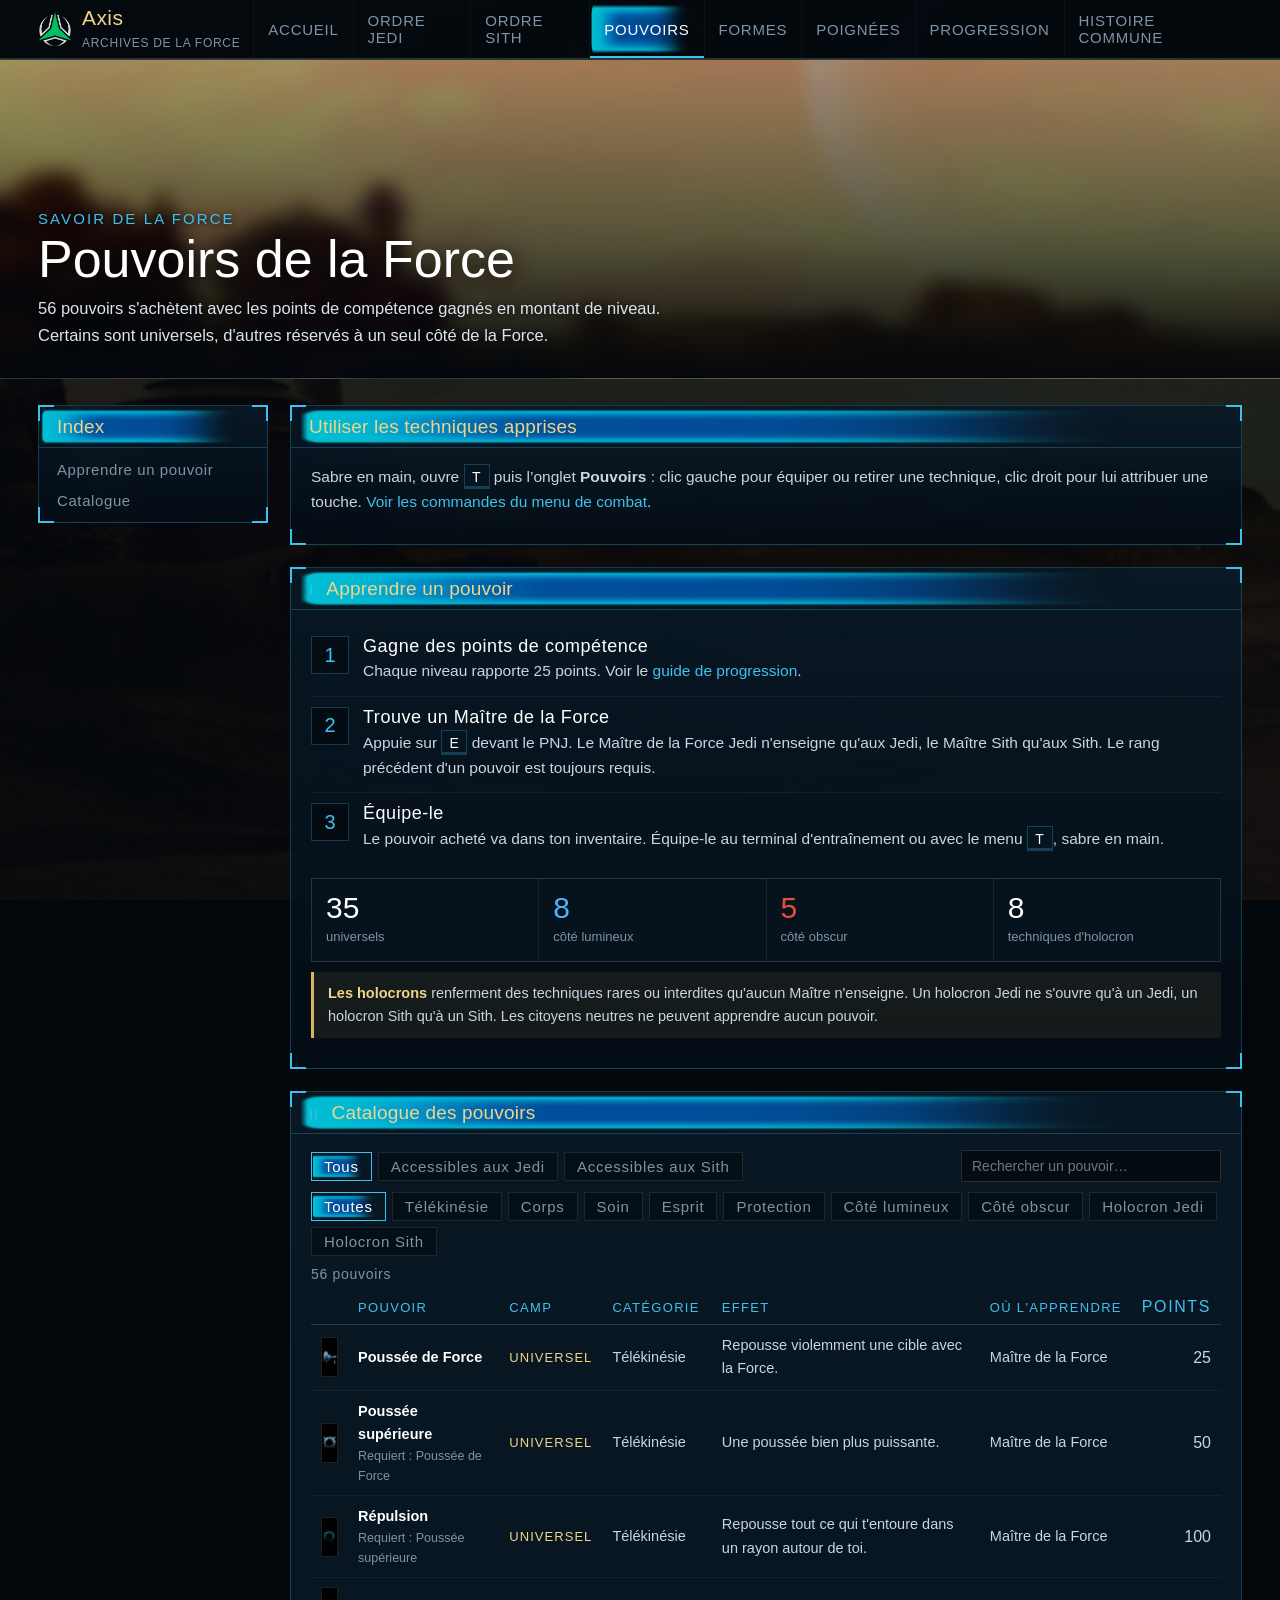
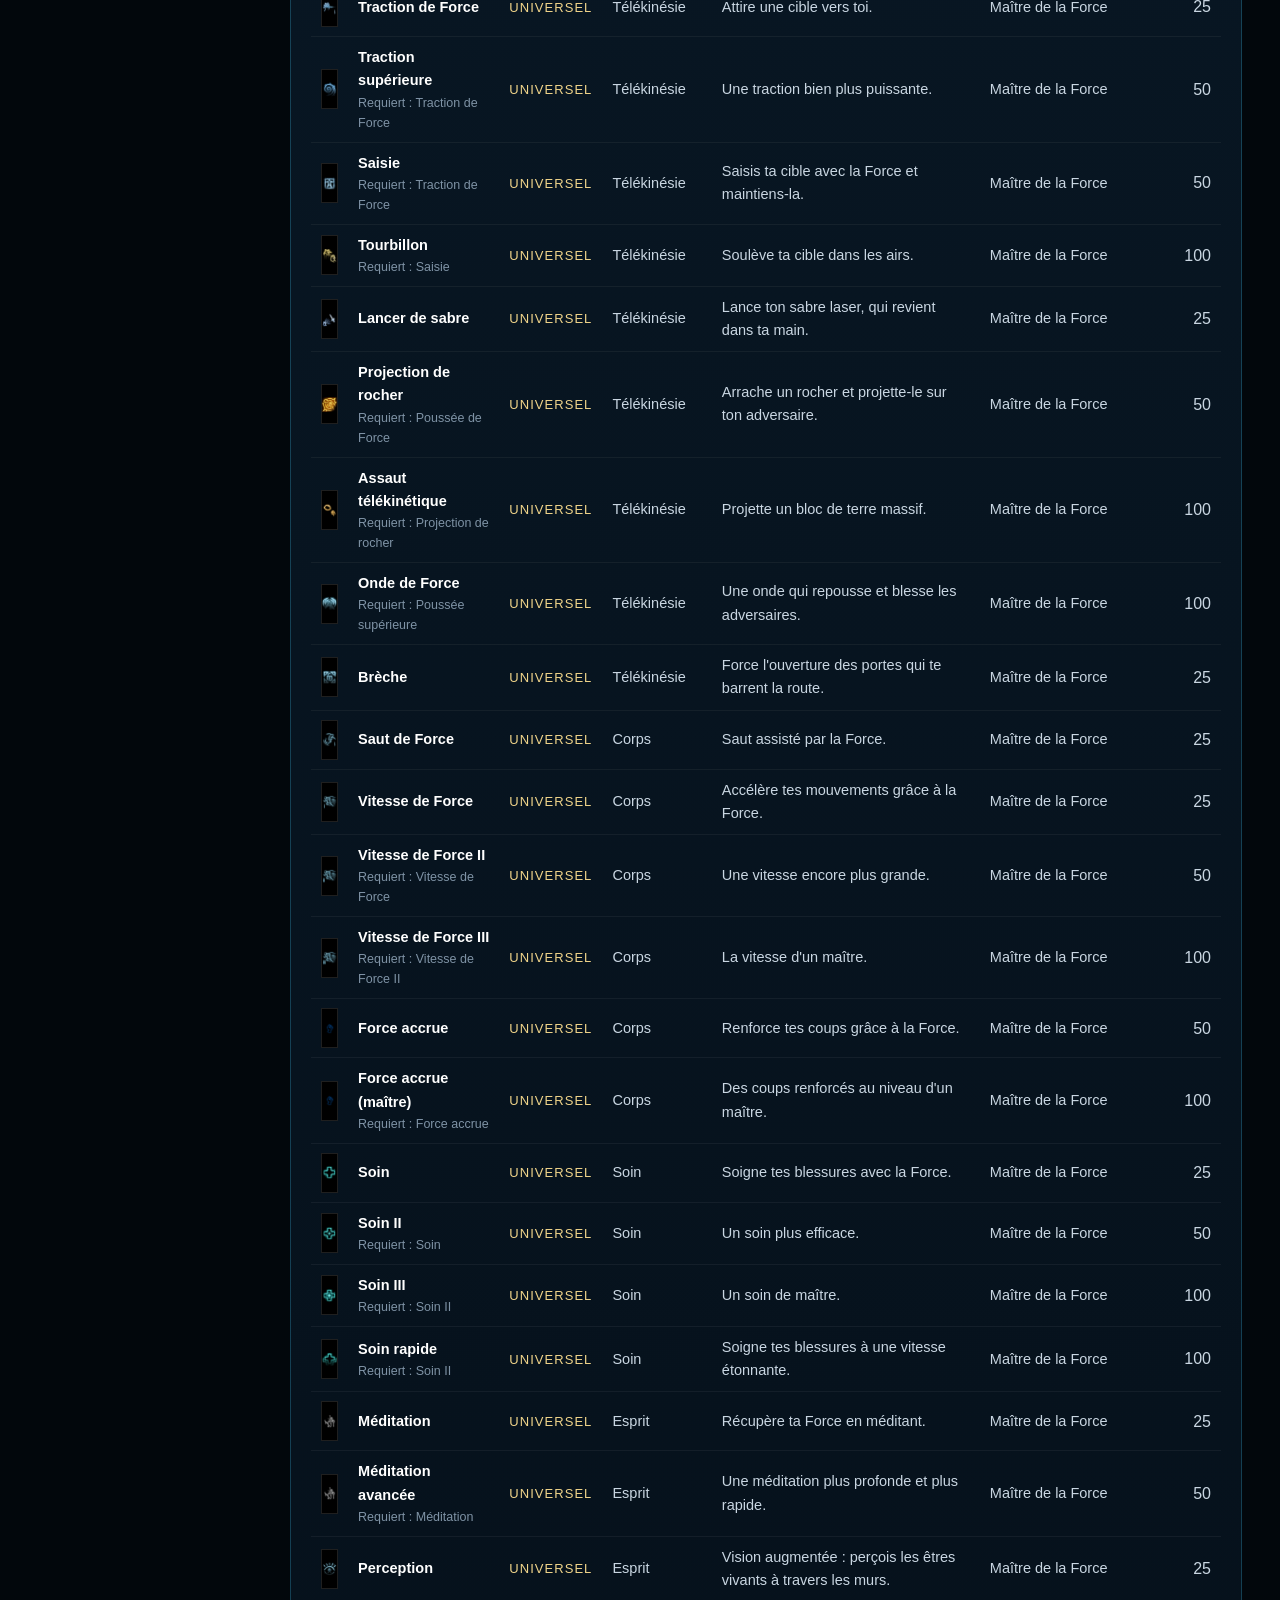
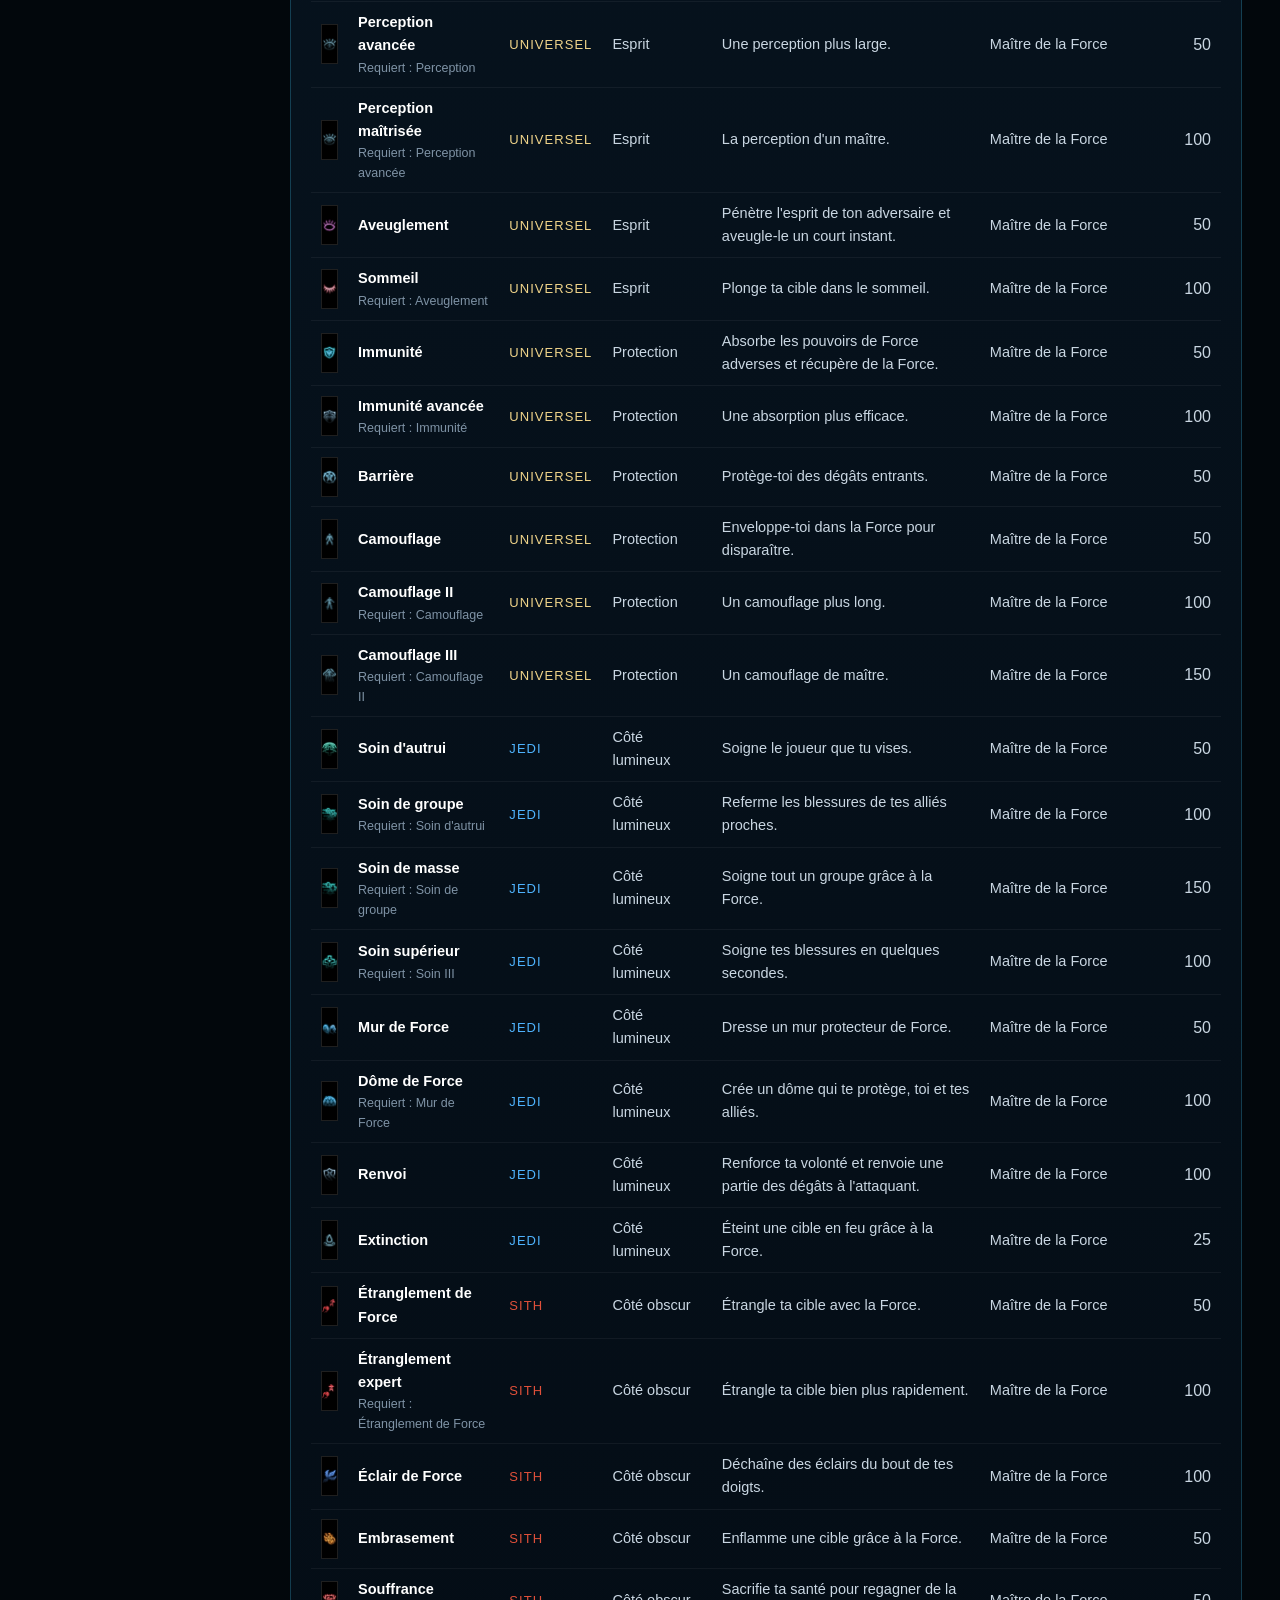
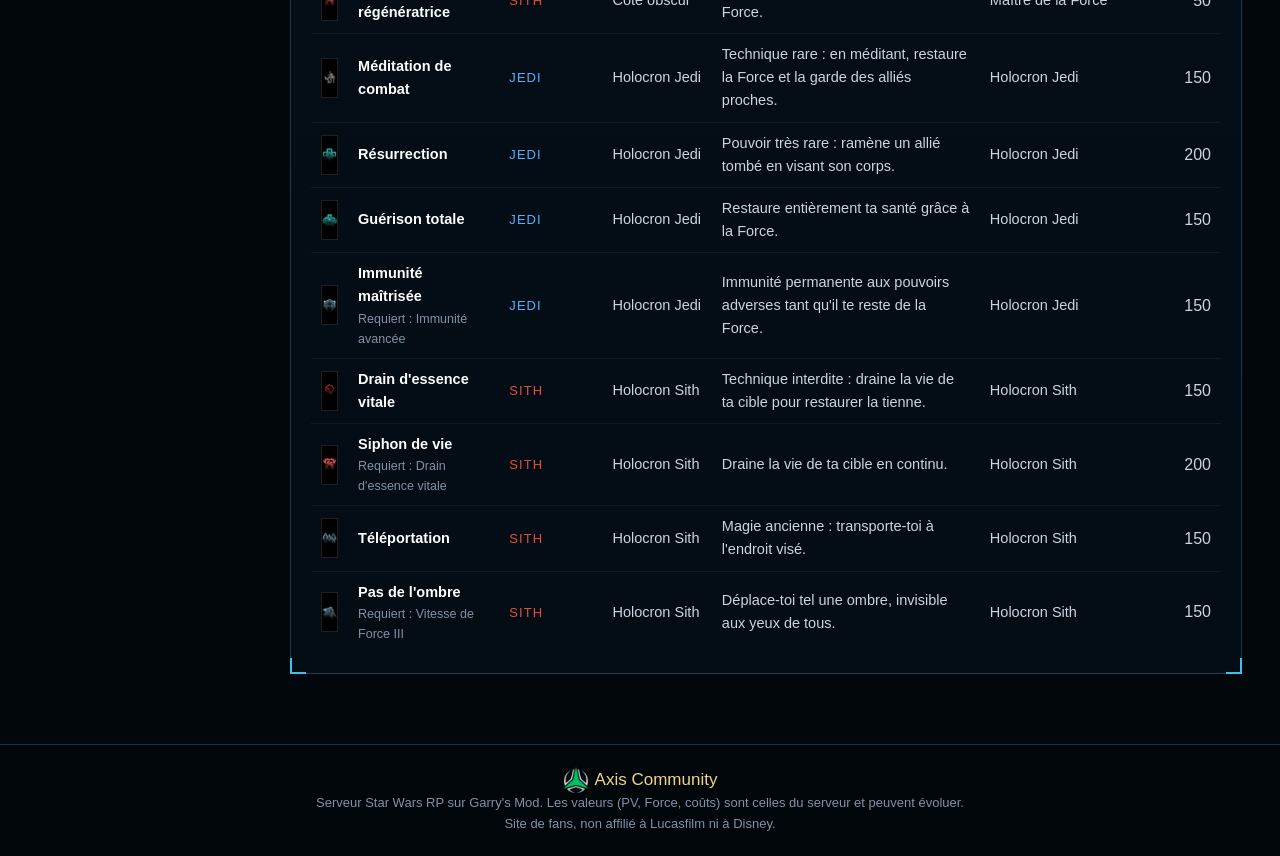
<file: pouvoirs.html>
<!doctype html>
<html lang="fr">
<head>
<meta charset="utf-8">
<meta name="viewport" content="width=device-width, initial-scale=1">
<title>Pouvoirs · Archives de la Force · Axis</title>
<meta name="description" content="Les pouvoirs de la Force du serveur Axis : coûts, prérequis, côté lumineux, côté obscur et holocrons.">
<meta name="theme-color" content="#02070c">
<link rel="icon" href="assets/img/voix_neutre.png">
<link rel="stylesheet" href="assets/style.css?v=20261113-2">
</head>
<body class="bg-neu">
<header class="topbar"><div class="in">
<a class="brand" href="index.html"><img src="assets/img/voix_neutre.png" alt=""><div><b>Axis</b><small>ARCHIVES DE LA FORCE</small></div></a>
<button class="burger" aria-expanded="false" aria-controls="tabs">Menu</button>
<nav class="tabs" id="tabs" aria-label="Navigation"><a href="index.html" class="">Accueil</a><a href="ordre-jedi.html" class="j">Ordre Jedi</a><a href="ordre-sith.html" class="s">Ordre Sith</a><a href="pouvoirs.html" class="on" aria-current="page">Pouvoirs</a><a href="formes.html" class="">Formes</a><a href="poignees.html" class="">Poignées</a><a href="progression.html" class="">Progression</a><a href="histoire.html" class="">Histoire commune</a></nav>
</div></header>
<div class="banner i-def"><div class="in"><div><div class="camp">Savoir de la Force</div><h1>Pouvoirs de la Force</h1><p>56 pouvoirs s&#x27;achètent avec les points de compétence gagnés en montant de niveau. Certains sont universels, d&#x27;autres réservés à un seul côté de la Force.</p></div></div></div><div class="codex"><aside class="codex-index holo"><div class="holo-t"><h2>Index</h2></div><ul><li><a href="#apprendre">Apprendre un pouvoir</a></li><li><a href="#catalogue">Catalogue</a></li></ul></aside>
<main class="codex-body"><section class="holo"><div class="holo-t"><h2>Utiliser les techniques apprises</h2></div><div class="holo-b"><p>Sabre en main, ouvre <kbd>T</kbd> puis l’onglet <b>Pouvoirs</b> : clic gauche pour équiper ou retirer une technique, clic droit pour lui attribuer une touche. <a href="progression.html#combat-menu">Voir les commandes du menu de combat</a>.</p></div></section><section id="apprendre" class="holo"><div class="holo-t"><span class="no">I</span><h2>Apprendre un pouvoir</h2></div><div class="holo-b"><ol class="steps">
<li><h3>Gagne des points de compétence</h3><p>Chaque niveau rapporte 25 points. Voir le <a href="progression.html">guide de progression</a>.</p></li>
<li><h3>Trouve un Maître de la Force</h3><p>Appuie sur <kbd>E</kbd> devant le PNJ. Le Maître de la Force Jedi n'enseigne qu'aux Jedi, le Maître Sith qu'aux Sith. Le rang précédent d'un pouvoir est toujours requis.</p></li>
<li><h3>Équipe-le</h3><p>Le pouvoir acheté va dans ton inventaire. Équipe-le au terminal d'entraînement ou avec le menu <kbd>T</kbd>, sabre en main.</p></li>
</ol>
<div class="facts" style="margin-top:14px"><div><b>35</b><span>universels</span></div><div><b style="color:var(--jedi)">8</b><span>côté lumineux</span></div><div><b style="color:var(--sith)">5</b><span>côté obscur</span></div><div><b>8</b><span>techniques d'holocron</span></div></div>
<p class="note"><b>Les holocrons</b> renferment des techniques rares ou interdites qu'aucun Maître n'enseigne. Un holocron Jedi ne s'ouvre qu'à un Jedi, un holocron Sith qu'à un Sith. Les citoyens neutres ne peuvent apprendre aucun pouvoir.</p></div></section><section id="catalogue" class="holo"><div class="holo-t"><span class="no">II</span><h2>Catalogue des pouvoirs</h2></div><div class="holo-b"><div class="filters" role="group" aria-label="Filtrer par Ordre">
<button class="fbtn" data-filter="side" data-value="tous" aria-pressed="true">Tous</button>
<button class="fbtn j" data-filter="side" data-value="jedi" aria-pressed="false">Accessibles aux Jedi</button>
<button class="fbtn s" data-filter="side" data-value="sith" aria-pressed="false">Accessibles aux Sith</button>
<input class="find" id="powers-search" type="search" placeholder="Rechercher un pouvoir…" aria-label="Rechercher un pouvoir"></div>
<div class="filters" role="group" aria-label="Filtrer par catégorie"><button class="fbtn" data-filter="cat" data-value="toutes" aria-pressed="true">Toutes</button><button class="fbtn" data-filter="cat" data-value="Télékinésie" aria-pressed="false">Télékinésie</button><button class="fbtn" data-filter="cat" data-value="Corps" aria-pressed="false">Corps</button><button class="fbtn" data-filter="cat" data-value="Soin" aria-pressed="false">Soin</button><button class="fbtn" data-filter="cat" data-value="Esprit" aria-pressed="false">Esprit</button><button class="fbtn" data-filter="cat" data-value="Protection" aria-pressed="false">Protection</button><button class="fbtn" data-filter="cat" data-value="Côté lumineux" aria-pressed="false">Côté lumineux</button><button class="fbtn" data-filter="cat" data-value="Côté obscur" aria-pressed="false">Côté obscur</button><button class="fbtn" data-filter="cat" data-value="Holocron Jedi" aria-pressed="false">Holocron Jedi</button><button class="fbtn" data-filter="cat" data-value="Holocron Sith" aria-pressed="false">Holocron Sith</button></div>
<div class="count" id="powers-count">56 pouvoirs</div>
<div class="scroll"><table class="tbl" id="powers"><thead><tr><th></th><th>Pouvoir</th><th>Camp</th><th>Catégorie</th><th>Effet</th><th>Où l'apprendre</th><th class="r">Points</th></tr></thead>
<tbody><tr data-side="all" data-cat="Télékinésie"><td><img class="ico" src="assets/icons/item_force_push.png" alt="" loading="lazy"></td><td><b>Poussée de Force</b></td><td><span class="side all">Universel</span></td><td>Télékinésie</td><td>Repousse violemment une cible avec la Force.</td><td>Maître de la Force</td><td class="r">25</td></tr><tr data-side="all" data-cat="Télékinésie"><td><img class="ico" src="assets/icons/item_force_greaterpush.png" alt="" loading="lazy"></td><td><b>Poussée supérieure</b><span class="req">Requiert : Poussée de Force</span></td><td><span class="side all">Universel</span></td><td>Télékinésie</td><td>Une poussée bien plus puissante.</td><td>Maître de la Force</td><td class="r">50</td></tr><tr data-side="all" data-cat="Télékinésie"><td><img class="ico" src="assets/icons/item_force_repulse.png" alt="" loading="lazy"></td><td><b>Répulsion</b><span class="req">Requiert : Poussée supérieure</span></td><td><span class="side all">Universel</span></td><td>Télékinésie</td><td>Repousse tout ce qui t&#x27;entoure dans un rayon autour de toi.</td><td>Maître de la Force</td><td class="r">100</td></tr><tr data-side="all" data-cat="Télékinésie"><td><img class="ico" src="assets/icons/item_force_pull.png" alt="" loading="lazy"></td><td><b>Traction de Force</b></td><td><span class="side all">Universel</span></td><td>Télékinésie</td><td>Attire une cible vers toi.</td><td>Maître de la Force</td><td class="r">25</td></tr><tr data-side="all" data-cat="Télékinésie"><td><img class="ico" src="assets/icons/item_force_greaterpull.png" alt="" loading="lazy"></td><td><b>Traction supérieure</b><span class="req">Requiert : Traction de Force</span></td><td><span class="side all">Universel</span></td><td>Télékinésie</td><td>Une traction bien plus puissante.</td><td>Maître de la Force</td><td class="r">50</td></tr><tr data-side="all" data-cat="Télékinésie"><td><img class="ico" src="assets/icons/item_force_grab.png" alt="" loading="lazy"></td><td><b>Saisie</b><span class="req">Requiert : Traction de Force</span></td><td><span class="side all">Universel</span></td><td>Télékinésie</td><td>Saisis ta cible avec la Force et maintiens-la.</td><td>Maître de la Force</td><td class="r">50</td></tr><tr data-side="all" data-cat="Télékinésie"><td><img class="ico" src="assets/icons/item_force_whirlwind.png" alt="" loading="lazy"></td><td><b>Tourbillon</b><span class="req">Requiert : Saisie</span></td><td><span class="side all">Universel</span></td><td>Télékinésie</td><td>Soulève ta cible dans les airs.</td><td>Maître de la Force</td><td class="r">100</td></tr><tr data-side="all" data-cat="Télékinésie"><td><img class="ico" src="assets/icons/item_force_throw.png" alt="" loading="lazy"></td><td><b>Lancer de sabre</b></td><td><span class="side all">Universel</span></td><td>Télékinésie</td><td>Lance ton sabre laser, qui revient dans ta main.</td><td>Maître de la Force</td><td class="r">25</td></tr><tr data-side="all" data-cat="Télékinésie"><td><img class="ico" src="assets/icons/item_force_boulderthrow.png" alt="" loading="lazy"></td><td><b>Projection de rocher</b><span class="req">Requiert : Poussée de Force</span></td><td><span class="side all">Universel</span></td><td>Télékinésie</td><td>Arrache un rocher et projette-le sur ton adversaire.</td><td>Maître de la Force</td><td class="r">50</td></tr><tr data-side="all" data-cat="Télékinésie"><td><img class="ico" src="assets/icons/item_force_sfrockthrow.png" alt="" loading="lazy"></td><td><b>Assaut télékinétique</b><span class="req">Requiert : Projection de rocher</span></td><td><span class="side all">Universel</span></td><td>Télékinésie</td><td>Projette un bloc de terre massif.</td><td>Maître de la Force</td><td class="r">100</td></tr><tr data-side="all" data-cat="Télékinésie"><td><img class="ico" src="assets/icons/item_force_forcewave.png" alt="" loading="lazy"></td><td><b>Onde de Force</b><span class="req">Requiert : Poussée supérieure</span></td><td><span class="side all">Universel</span></td><td>Télékinésie</td><td>Une onde qui repousse et blesse les adversaires.</td><td>Maître de la Force</td><td class="r">100</td></tr><tr data-side="all" data-cat="Télékinésie"><td><img class="ico" src="assets/icons/item_force_breach.png" alt="" loading="lazy"></td><td><b>Brèche</b></td><td><span class="side all">Universel</span></td><td>Télékinésie</td><td>Force l&#x27;ouverture des portes qui te barrent la route.</td><td>Maître de la Force</td><td class="r">25</td></tr><tr data-side="all" data-cat="Corps"><td><img class="ico" src="assets/icons/item_force_jump.png" alt="" loading="lazy"></td><td><b>Saut de Force</b></td><td><span class="side all">Universel</span></td><td>Corps</td><td>Saut assisté par la Force.</td><td>Maître de la Force</td><td class="r">25</td></tr><tr data-side="all" data-cat="Corps"><td><img class="ico" src="assets/icons/item_force_adrenaline.png" alt="" loading="lazy"></td><td><b>Vitesse de Force</b></td><td><span class="side all">Universel</span></td><td>Corps</td><td>Accélère tes mouvements grâce à la Force.</td><td>Maître de la Force</td><td class="r">25</td></tr><tr data-side="all" data-cat="Corps"><td><img class="ico" src="assets/icons/item_force_adrenalineii.png" alt="" loading="lazy"></td><td><b>Vitesse de Force II</b><span class="req">Requiert : Vitesse de Force</span></td><td><span class="side all">Universel</span></td><td>Corps</td><td>Une vitesse encore plus grande.</td><td>Maître de la Force</td><td class="r">50</td></tr><tr data-side="all" data-cat="Corps"><td><img class="ico" src="assets/icons/item_force_adrenalineiii.png" alt="" loading="lazy"></td><td><b>Vitesse de Force III</b><span class="req">Requiert : Vitesse de Force II</span></td><td><span class="side all">Universel</span></td><td>Corps</td><td>La vitesse d&#x27;un maître.</td><td>Maître de la Force</td><td class="r">100</td></tr><tr data-side="all" data-cat="Corps"><td><img class="ico" src="assets/icons/item_force_force_strength.png" alt="" loading="lazy"></td><td><b>Force accrue</b></td><td><span class="side all">Universel</span></td><td>Corps</td><td>Renforce tes coups grâce à la Force.</td><td>Maître de la Force</td><td class="r">50</td></tr><tr data-side="all" data-cat="Corps"><td><img class="ico" src="assets/icons/item_force_force_strength.png" alt="" loading="lazy"></td><td><b>Force accrue (maître)</b><span class="req">Requiert : Force accrue</span></td><td><span class="side all">Universel</span></td><td>Corps</td><td>Des coups renforcés au niveau d&#x27;un maître.</td><td>Maître de la Force</td><td class="r">100</td></tr><tr data-side="all" data-cat="Soin"><td><img class="ico" src="assets/icons/item_force_heal.png" alt="" loading="lazy"></td><td><b>Soin</b></td><td><span class="side all">Universel</span></td><td>Soin</td><td>Soigne tes blessures avec la Force.</td><td>Maître de la Force</td><td class="r">25</td></tr><tr data-side="all" data-cat="Soin"><td><img class="ico" src="assets/icons/item_force_healii.png" alt="" loading="lazy"></td><td><b>Soin II</b><span class="req">Requiert : Soin</span></td><td><span class="side all">Universel</span></td><td>Soin</td><td>Un soin plus efficace.</td><td>Maître de la Force</td><td class="r">50</td></tr><tr data-side="all" data-cat="Soin"><td><img class="ico" src="assets/icons/item_force_healiii.png" alt="" loading="lazy"></td><td><b>Soin III</b><span class="req">Requiert : Soin II</span></td><td><span class="side all">Universel</span></td><td>Soin</td><td>Un soin de maître.</td><td>Maître de la Force</td><td class="r">100</td></tr><tr data-side="all" data-cat="Soin"><td><img class="ico" src="assets/icons/item_force_betterheal.png" alt="" loading="lazy"></td><td><b>Soin rapide</b><span class="req">Requiert : Soin II</span></td><td><span class="side all">Universel</span></td><td>Soin</td><td>Soigne tes blessures à une vitesse étonnante.</td><td>Maître de la Force</td><td class="r">100</td></tr><tr data-side="all" data-cat="Esprit"><td><img class="ico" src="assets/icons/item_force_meditate.png" alt="" loading="lazy"></td><td><b>Méditation</b></td><td><span class="side all">Universel</span></td><td>Esprit</td><td>Récupère ta Force en méditant.</td><td>Maître de la Force</td><td class="r">25</td></tr><tr data-side="all" data-cat="Esprit"><td><img class="ico" src="assets/icons/item_force_meditateii.png" alt="" loading="lazy"></td><td><b>Méditation avancée</b><span class="req">Requiert : Méditation</span></td><td><span class="side all">Universel</span></td><td>Esprit</td><td>Une méditation plus profonde et plus rapide.</td><td>Maître de la Force</td><td class="r">50</td></tr><tr data-side="all" data-cat="Esprit"><td><img class="ico" src="assets/icons/item_force_sense1.png" alt="" loading="lazy"></td><td><b>Perception</b></td><td><span class="side all">Universel</span></td><td>Esprit</td><td>Vision augmentée : perçois les êtres vivants à travers les murs.</td><td>Maître de la Force</td><td class="r">25</td></tr><tr data-side="all" data-cat="Esprit"><td><img class="ico" src="assets/icons/item_force_sense2.png" alt="" loading="lazy"></td><td><b>Perception avancée</b><span class="req">Requiert : Perception</span></td><td><span class="side all">Universel</span></td><td>Esprit</td><td>Une perception plus large.</td><td>Maître de la Force</td><td class="r">50</td></tr><tr data-side="all" data-cat="Esprit"><td><img class="ico" src="assets/icons/item_force_sense3.png" alt="" loading="lazy"></td><td><b>Perception maîtrisée</b><span class="req">Requiert : Perception avancée</span></td><td><span class="side all">Universel</span></td><td>Esprit</td><td>La perception d&#x27;un maître.</td><td>Maître de la Force</td><td class="r">100</td></tr><tr data-side="all" data-cat="Esprit"><td><img class="ico" src="assets/icons/item_force_blind.png" alt="" loading="lazy"></td><td><b>Aveuglement</b></td><td><span class="side all">Universel</span></td><td>Esprit</td><td>Pénètre l&#x27;esprit de ton adversaire et aveugle-le un court instant.</td><td>Maître de la Force</td><td class="r">50</td></tr><tr data-side="all" data-cat="Esprit"><td><img class="ico" src="assets/icons/item_force_chokev.png" alt="" loading="lazy"></td><td><b>Sommeil</b><span class="req">Requiert : Aveuglement</span></td><td><span class="side all">Universel</span></td><td>Esprit</td><td>Plonge ta cible dans le sommeil.</td><td>Maître de la Force</td><td class="r">100</td></tr><tr data-side="all" data-cat="Protection"><td><img class="ico" src="assets/icons/item_force_immunity.png" alt="" loading="lazy"></td><td><b>Immunité</b></td><td><span class="side all">Universel</span></td><td>Protection</td><td>Absorbe les pouvoirs de Force adverses et récupère de la Force.</td><td>Maître de la Force</td><td class="r">50</td></tr><tr data-side="all" data-cat="Protection"><td><img class="ico" src="assets/icons/item_force_immunityii.png" alt="" loading="lazy"></td><td><b>Immunité avancée</b><span class="req">Requiert : Immunité</span></td><td><span class="side all">Universel</span></td><td>Protection</td><td>Une absorption plus efficace.</td><td>Maître de la Force</td><td class="r">100</td></tr><tr data-side="all" data-cat="Protection"><td><img class="ico" src="assets/icons/item_force_sfbarrier.png" alt="" loading="lazy"></td><td><b>Barrière</b></td><td><span class="side all">Universel</span></td><td>Protection</td><td>Protège-toi des dégâts entrants.</td><td>Maître de la Force</td><td class="r">50</td></tr><tr data-side="all" data-cat="Protection"><td><img class="ico" src="assets/icons/item_force_cloak.png" alt="" loading="lazy"></td><td><b>Camouflage</b></td><td><span class="side all">Universel</span></td><td>Protection</td><td>Enveloppe-toi dans la Force pour disparaître.</td><td>Maître de la Force</td><td class="r">50</td></tr><tr data-side="all" data-cat="Protection"><td><img class="ico" src="assets/icons/item_force_cloakii.png" alt="" loading="lazy"></td><td><b>Camouflage II</b><span class="req">Requiert : Camouflage</span></td><td><span class="side all">Universel</span></td><td>Protection</td><td>Un camouflage plus long.</td><td>Maître de la Force</td><td class="r">100</td></tr><tr data-side="all" data-cat="Protection"><td><img class="ico" src="assets/icons/item_force_cloakiii.png" alt="" loading="lazy"></td><td><b>Camouflage III</b><span class="req">Requiert : Camouflage II</span></td><td><span class="side all">Universel</span></td><td>Protection</td><td>Un camouflage de maître.</td><td>Maître de la Force</td><td class="r">150</td></tr><tr data-side="jedi" data-cat="Côté lumineux"><td><img class="ico" src="assets/icons/item_force_sharedhealing.png" alt="" loading="lazy"></td><td><b>Soin d&#x27;autrui</b></td><td><span class="side jedi">Jedi</span></td><td>Côté lumineux</td><td>Soigne le joueur que tu vises.</td><td>Maître de la Force</td><td class="r">50</td></tr><tr data-side="jedi" data-cat="Côté lumineux"><td><img class="ico" src="assets/icons/item_force_groupheal.png" alt="" loading="lazy"></td><td><b>Soin de groupe</b><span class="req">Requiert : Soin d&#x27;autrui</span></td><td><span class="side jedi">Jedi</span></td><td>Côté lumineux</td><td>Referme les blessures de tes alliés proches.</td><td>Maître de la Force</td><td class="r">100</td></tr><tr data-side="jedi" data-cat="Côté lumineux"><td><img class="ico" src="assets/icons/item_force_massheal.png" alt="" loading="lazy"></td><td><b>Soin de masse</b><span class="req">Requiert : Soin de groupe</span></td><td><span class="side jedi">Jedi</span></td><td>Côté lumineux</td><td>Soigne tout un groupe grâce à la Force.</td><td>Maître de la Force</td><td class="r">150</td></tr><tr data-side="jedi" data-cat="Côté lumineux"><td><img class="ico" src="assets/icons/item_force_greaterheal.png" alt="" loading="lazy"></td><td><b>Soin supérieur</b><span class="req">Requiert : Soin III</span></td><td><span class="side jedi">Jedi</span></td><td>Côté lumineux</td><td>Soigne tes blessures en quelques secondes.</td><td>Maître de la Force</td><td class="r">100</td></tr><tr data-side="jedi" data-cat="Côté lumineux"><td><img class="ico" src="assets/icons/item_force_wizbarrierwall.png" alt="" loading="lazy"></td><td><b>Mur de Force</b></td><td><span class="side jedi">Jedi</span></td><td>Côté lumineux</td><td>Dresse un mur protecteur de Force.</td><td>Maître de la Force</td><td class="r">50</td></tr><tr data-side="jedi" data-cat="Côté lumineux"><td><img class="ico" src="assets/icons/item_force_wizbarrierdome.png" alt="" loading="lazy"></td><td><b>Dôme de Force</b><span class="req">Requiert : Mur de Force</span></td><td><span class="side jedi">Jedi</span></td><td>Côté lumineux</td><td>Crée un dôme qui te protège, toi et tes alliés.</td><td>Maître de la Force</td><td class="r">100</td></tr><tr data-side="jedi" data-cat="Côté lumineux"><td><img class="ico" src="assets/icons/item_force_rebuke.png" alt="" loading="lazy"></td><td><b>Renvoi</b></td><td><span class="side jedi">Jedi</span></td><td>Côté lumineux</td><td>Renforce ta volonté et renvoie une partie des dégâts à l&#x27;attaquant.</td><td>Maître de la Force</td><td class="r">100</td></tr><tr data-side="jedi" data-cat="Côté lumineux"><td><img class="ico" src="assets/icons/item_force_extinguish.png" alt="" loading="lazy"></td><td><b>Extinction</b></td><td><span class="side jedi">Jedi</span></td><td>Côté lumineux</td><td>Éteint une cible en feu grâce à la Force.</td><td>Maître de la Force</td><td class="r">25</td></tr><tr data-side="sith" data-cat="Côté obscur"><td><img class="ico" src="assets/icons/item_force_choke.png" alt="" loading="lazy"></td><td><b>Étranglement de Force</b></td><td><span class="side sith">Sith</span></td><td>Côté obscur</td><td>Étrangle ta cible avec la Force.</td><td>Maître de la Force</td><td class="r">50</td></tr><tr data-side="sith" data-cat="Côté obscur"><td><img class="ico" src="assets/icons/item_force_choke2.png" alt="" loading="lazy"></td><td><b>Étranglement expert</b><span class="req">Requiert : Étranglement de Force</span></td><td><span class="side sith">Sith</span></td><td>Côté obscur</td><td>Étrangle ta cible bien plus rapidement.</td><td>Maître de la Force</td><td class="r">100</td></tr><tr data-side="sith" data-cat="Côté obscur"><td><img class="ico" src="assets/icons/item_force_lightning.png" alt="" loading="lazy"></td><td><b>Éclair de Force</b></td><td><span class="side sith">Sith</span></td><td>Côté obscur</td><td>Déchaîne des éclairs du bout de tes doigts.</td><td>Maître de la Force</td><td class="r">100</td></tr><tr data-side="sith" data-cat="Côté obscur"><td><img class="ico" src="assets/icons/item_force_ignite.png" alt="" loading="lazy"></td><td><b>Embrasement</b></td><td><span class="side sith">Sith</span></td><td>Côté obscur</td><td>Enflamme une cible grâce à la Force.</td><td>Maître de la Force</td><td class="r">50</td></tr><tr data-side="sith" data-cat="Côté obscur"><td><img class="ico" src="assets/icons/item_force_replenish.png" alt="" loading="lazy"></td><td><b>Souffrance régénératrice</b></td><td><span class="side sith">Sith</span></td><td>Côté obscur</td><td>Sacrifie ta santé pour regagner de la Force.</td><td>Maître de la Force</td><td class="r">50</td></tr><tr data-side="jedi" data-cat="Holocron Jedi"><td><img class="ico" src="assets/icons/item_force_meditate-iii.png" alt="" loading="lazy"></td><td><b>Méditation de combat</b></td><td><span class="side jedi">Jedi</span></td><td>Holocron Jedi</td><td>Technique rare : en méditant, restaure la Force et la garde des alliés proches.</td><td>Holocron Jedi</td><td class="r">150</td></tr><tr data-side="jedi" data-cat="Holocron Jedi"><td><img class="ico" src="assets/icons/item_force_revive.png" alt="" loading="lazy"></td><td><b>Résurrection</b></td><td><span class="side jedi">Jedi</span></td><td>Holocron Jedi</td><td>Pouvoir très rare : ramène un allié tombé en visant son corps.</td><td>Holocron Jedi</td><td class="r">200</td></tr><tr data-side="jedi" data-cat="Holocron Jedi"><td><img class="ico" src="assets/icons/item_force_grandheal.png" alt="" loading="lazy"></td><td><b>Guérison totale</b></td><td><span class="side jedi">Jedi</span></td><td>Holocron Jedi</td><td>Restaure entièrement ta santé grâce à la Force.</td><td>Holocron Jedi</td><td class="r">150</td></tr><tr data-side="jedi" data-cat="Holocron Jedi"><td><img class="ico" src="assets/icons/item_force_immunityiii.png" alt="" loading="lazy"></td><td><b>Immunité maîtrisée</b><span class="req">Requiert : Immunité avancée</span></td><td><span class="side jedi">Jedi</span></td><td>Holocron Jedi</td><td>Immunité permanente aux pouvoirs adverses tant qu&#x27;il te reste de la Force.</td><td>Holocron Jedi</td><td class="r">150</td></tr><tr data-side="sith" data-cat="Holocron Sith"><td><img class="ico" src="assets/icons/item_force_drain.png" alt="" loading="lazy"></td><td><b>Drain d&#x27;essence vitale</b></td><td><span class="side sith">Sith</span></td><td>Holocron Sith</td><td>Technique interdite : draine la vie de ta cible pour restaurer la tienne.</td><td>Holocron Sith</td><td class="r">150</td></tr><tr data-side="sith" data-cat="Holocron Sith"><td><img class="ico" src="assets/icons/item_force_lifesteal.png" alt="" loading="lazy"></td><td><b>Siphon de vie</b><span class="req">Requiert : Drain d&#x27;essence vitale</span></td><td><span class="side sith">Sith</span></td><td>Holocron Sith</td><td>Draine la vie de ta cible en continu.</td><td>Holocron Sith</td><td class="r">200</td></tr><tr data-side="sith" data-cat="Holocron Sith"><td><img class="ico" src="assets/icons/item_force_teleport.png" alt="" loading="lazy"></td><td><b>Téléportation</b></td><td><span class="side sith">Sith</span></td><td>Holocron Sith</td><td>Magie ancienne : transporte-toi à l&#x27;endroit visé.</td><td>Holocron Sith</td><td class="r">150</td></tr><tr data-side="sith" data-cat="Holocron Sith"><td><img class="ico" src="assets/icons/item_force_adrenalineiiii.png" alt="" loading="lazy"></td><td><b>Pas de l&#x27;ombre</b><span class="req">Requiert : Vitesse de Force III</span></td><td><span class="side sith">Sith</span></td><td>Holocron Sith</td><td>Déplace-toi tel une ombre, invisible aux yeux de tous.</td><td>Holocron Sith</td><td class="r">150</td></tr></tbody></table></div></div></section></main></div>
<footer class="foot"><img src="assets/img/voix_neutre.png" alt=""><b>Axis Community</b><br>Serveur Star Wars RP sur Garry's Mod. Les valeurs (PV, Force, coûts) sont celles du serveur et peuvent évoluer.<br>Site de fans, non affilié à Lucasfilm ni à Disney.</footer>
<script src="assets/site.js"></script>
</body>
</html>
</file>
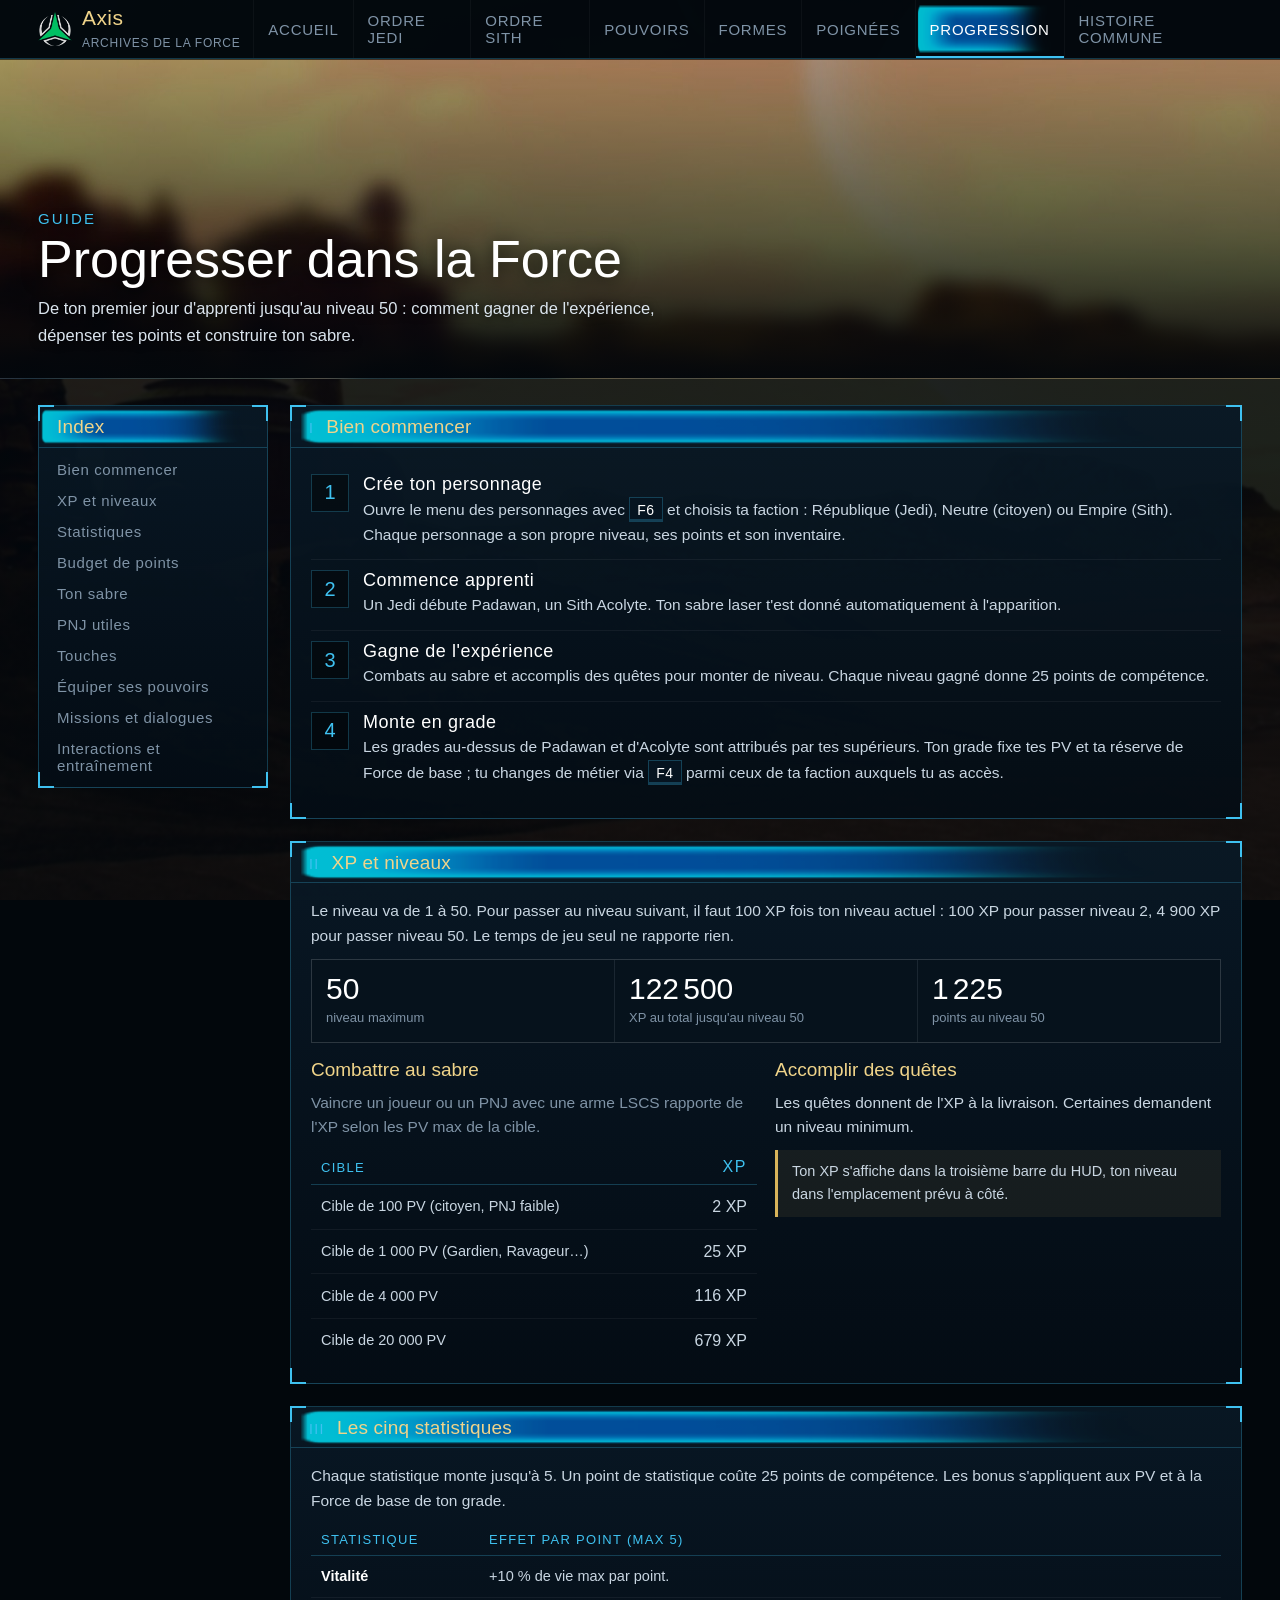
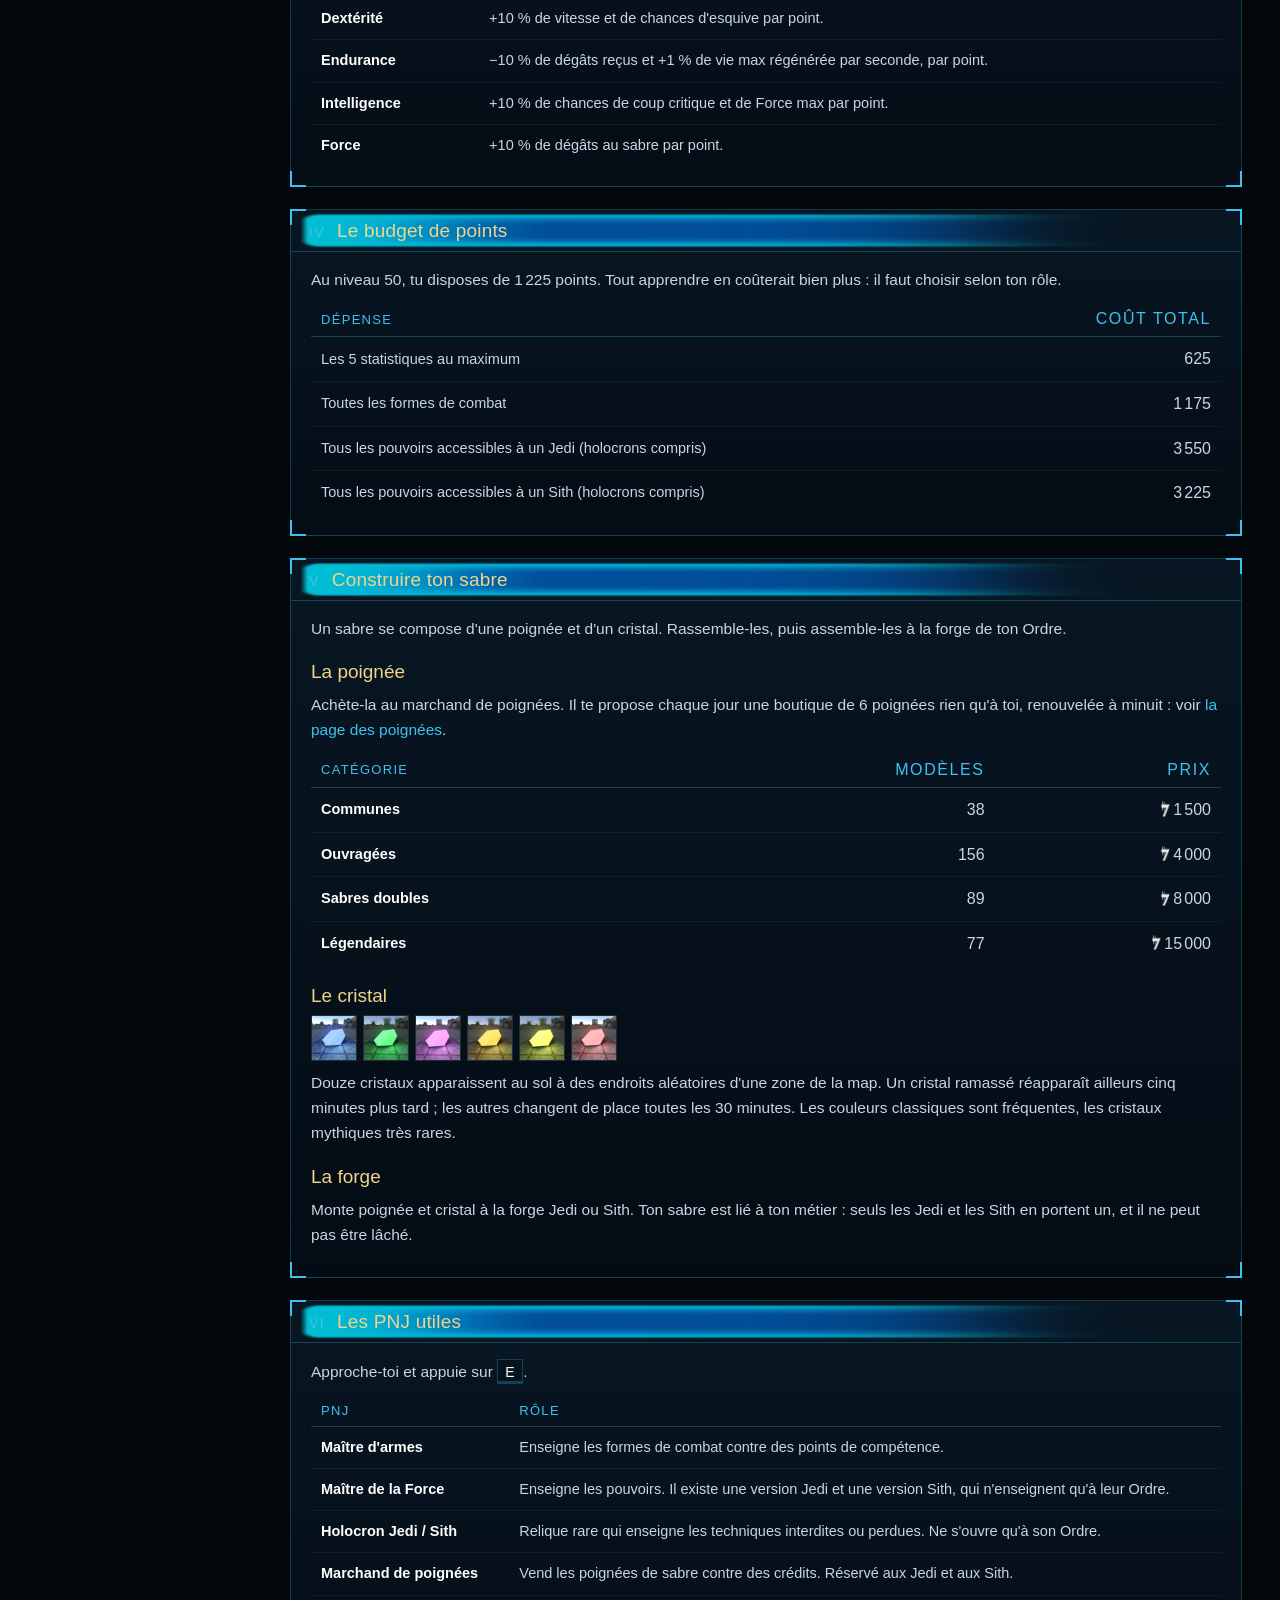
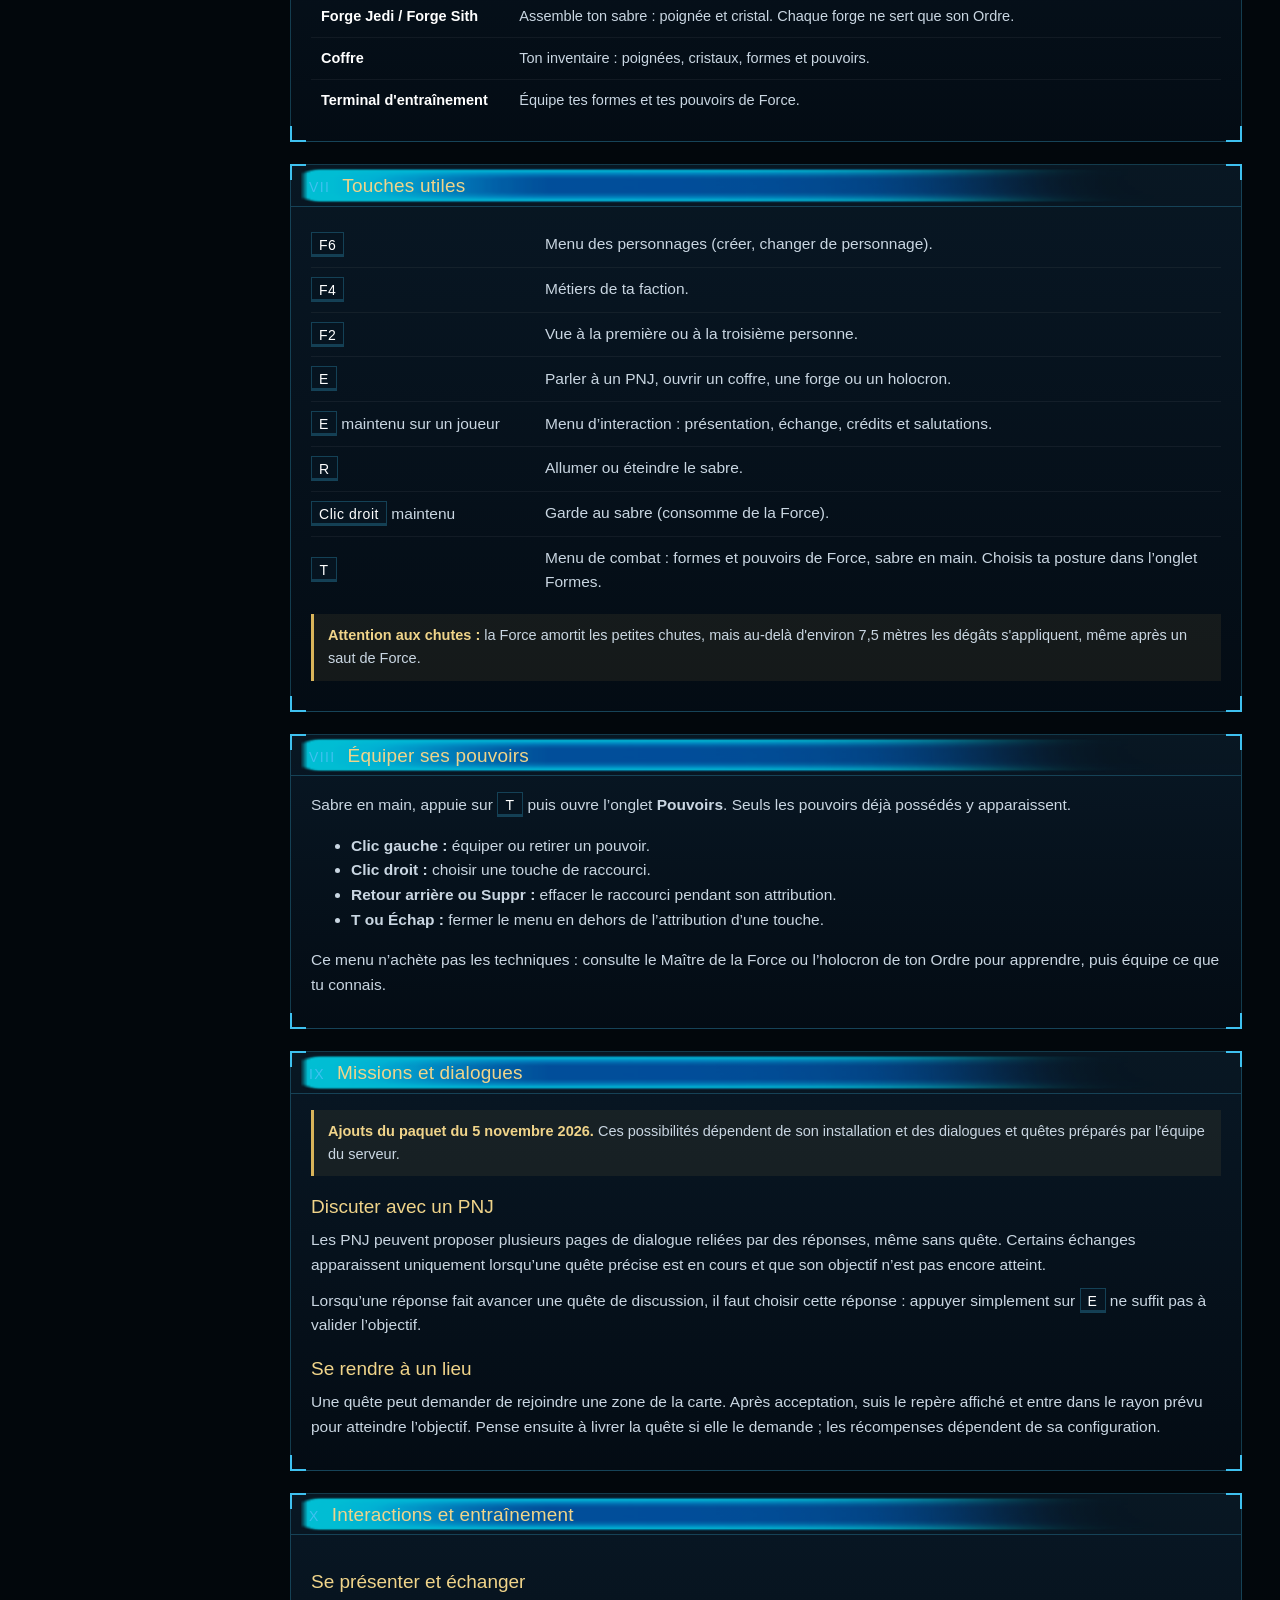
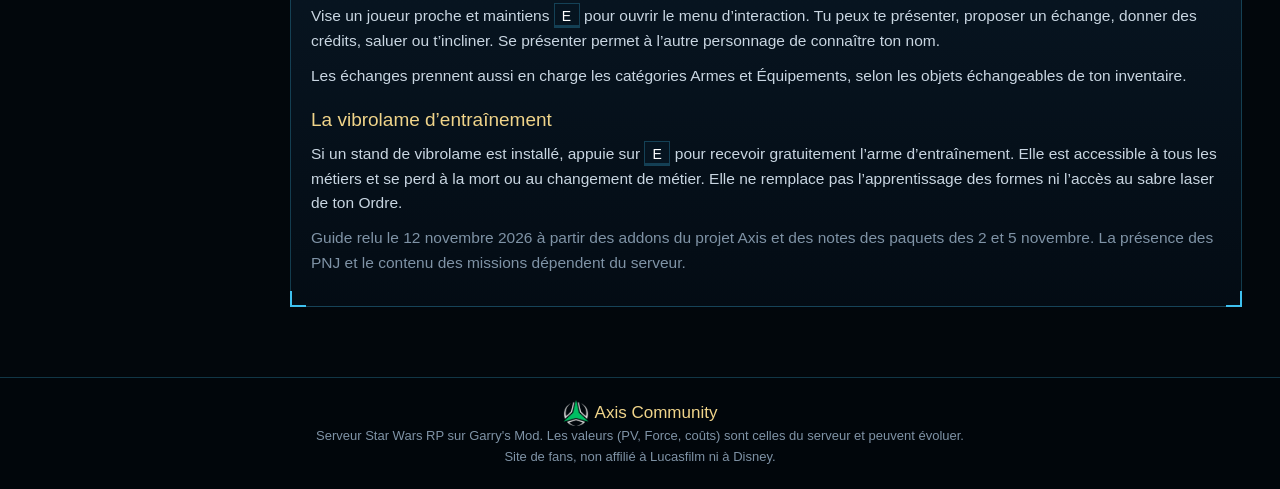
<file: progression.html>
<!doctype html>
<html lang="fr">
<head>
<meta charset="utf-8">
<meta name="viewport" content="width=device-width, initial-scale=1">
<title>Progression · Archives de la Force · Axis</title>
<meta name="description" content="Guide de progression du serveur Axis : XP, niveaux, statistiques, points de compétence, construction du sabre et PNJ.">
<meta name="theme-color" content="#02070c">
<link rel="icon" href="assets/img/voix_neutre.png">
<link rel="stylesheet" href="assets/style.css?v=20261113-2">
</head>
<body class="bg-neu">
<header class="topbar"><div class="in">
<a class="brand" href="index.html"><img src="assets/img/voix_neutre.png" alt=""><div><b>Axis</b><small>ARCHIVES DE LA FORCE</small></div></a>
<button class="burger" aria-expanded="false" aria-controls="tabs">Menu</button>
<nav class="tabs" id="tabs" aria-label="Navigation"><a href="index.html" class="">Accueil</a><a href="ordre-jedi.html" class="j">Ordre Jedi</a><a href="ordre-sith.html" class="s">Ordre Sith</a><a href="pouvoirs.html" class="">Pouvoirs</a><a href="formes.html" class="">Formes</a><a href="poignees.html" class="">Poignées</a><a href="progression.html" class="on" aria-current="page">Progression</a><a href="histoire.html" class="">Histoire commune</a></nav>
</div></header>
<div class="banner i-def"><div class="in"><div><div class="camp">Guide</div><h1>Progresser dans la Force</h1><p>De ton premier jour d&#x27;apprenti jusqu&#x27;au niveau 50 : comment gagner de l&#x27;expérience, dépenser tes points et construire ton sabre.</p></div></div></div><div class="codex"><aside class="codex-index holo"><div class="holo-t"><h2>Index</h2></div><ul><li><a href="#debut">Bien commencer</a></li><li><a href="#xp">XP et niveaux</a></li><li><a href="#stats">Statistiques</a></li><li><a href="#budget">Budget de points</a></li><li><a href="#sabre">Ton sabre</a></li><li><a href="#pnj">PNJ utiles</a></li><li><a href="#touches">Touches</a></li><li><a href="#combat-menu">Équiper ses pouvoirs</a></li><li><a href="#missions">Missions et dialogues</a></li><li><a href="#vie-rp">Interactions et entraînement</a></li></ul></aside>
<main class="codex-body"><section id="debut" class="holo"><div class="holo-t"><span class="no">I</span><h2>Bien commencer</h2></div><div class="holo-b"><ol class="steps">
<li><h3>Crée ton personnage</h3><p>Ouvre le menu des personnages avec <kbd>F6</kbd> et choisis ta faction : République (Jedi), Neutre (citoyen) ou Empire (Sith). Chaque personnage a son propre niveau, ses points et son inventaire.</p></li>
<li><h3>Commence apprenti</h3><p>Un Jedi débute Padawan, un Sith Acolyte. Ton sabre laser t'est donné automatiquement à l'apparition.</p></li>
<li><h3>Gagne de l'expérience</h3><p>Combats au sabre et accomplis des quêtes pour monter de niveau. Chaque niveau gagné donne 25 points de compétence.</p></li>
<li><h3>Monte en grade</h3><p>Les grades au-dessus de Padawan et d'Acolyte sont attribués par tes supérieurs. Ton grade fixe tes PV et ta réserve de Force de base ; tu changes de métier via <kbd>F4</kbd> parmi ceux de ta faction auxquels tu as accès.</p></li>
</ol></div></section><section id="xp" class="holo"><div class="holo-t"><span class="no">II</span><h2>XP et niveaux</h2></div><div class="holo-b"><p>Le niveau va de 1 à 50. Pour passer au niveau suivant, il faut 100 XP fois ton niveau actuel : 100 XP pour passer niveau 2, 4 900 XP pour passer niveau 50. Le temps de jeu seul ne rapporte rien.</p>
<div class="facts"><div><b>50</b><span>niveau maximum</span></div><div><b>122 500</b><span>XP au total jusqu'au niveau 50</span></div><div><b>1 225</b><span>points au niveau 50</span></div></div>
<div class="two" style="margin-top:16px"><div><h3 class="sub-t" style="margin-top:0">Combattre au sabre</h3><p class="dim">Vaincre un joueur ou un PNJ avec une arme LSCS rapporte de l'XP selon les PV max de la cible.</p>
<table class="tbl"><thead><tr><th>Cible</th><th class="r">XP</th></tr></thead><tbody><tr><td>Cible de 100 PV (citoyen, PNJ faible)</td><td class='r'>2 XP</td></tr><tr><td>Cible de 1 000 PV (Gardien, Ravageur…)</td><td class='r'>25 XP</td></tr><tr><td>Cible de 4 000 PV</td><td class='r'>116 XP</td></tr><tr><td>Cible de 20 000 PV</td><td class='r'>679 XP</td></tr></tbody></table></div>
<div><h3 class="sub-t" style="margin-top:0">Accomplir des quêtes</h3><p>Les quêtes donnent de l'XP à la livraison. Certaines demandent un niveau minimum.</p><p class="note">Ton XP s'affiche dans la troisième barre du HUD, ton niveau dans l'emplacement prévu à côté.</p></div></div></div></section><section id="stats" class="holo"><div class="holo-t"><span class="no">III</span><h2>Les cinq statistiques</h2></div><div class="holo-b"><p>Chaque statistique monte jusqu'à 5. Un point de statistique coûte 25 points de compétence. Les bonus s'appliquent aux PV et à la Force de base de ton grade.</p>
<table class="tbl"><thead><tr><th>Statistique</th><th>Effet par point (max 5)</th></tr></thead><tbody><tr><td><b>Vitalité</b></td><td>+10 % de vie max par point.</td></tr><tr><td><b>Dextérité</b></td><td>+10 % de vitesse et de chances d&#x27;esquive par point.</td></tr><tr><td><b>Endurance</b></td><td>−10 % de dégâts reçus et +1 % de vie max régénérée par seconde, par point.</td></tr><tr><td><b>Intelligence</b></td><td>+10 % de chances de coup critique et de Force max par point.</td></tr><tr><td><b>Force</b></td><td>+10 % de dégâts au sabre par point.</td></tr></tbody></table></div></section><section id="budget" class="holo"><div class="holo-t"><span class="no">IV</span><h2>Le budget de points</h2></div><div class="holo-b"><p>Au niveau 50, tu disposes de 1 225 points. Tout apprendre en coûterait bien plus : il faut choisir selon ton rôle.</p>
<table class="tbl"><thead><tr><th>Dépense</th><th class="r">Coût total</th></tr></thead><tbody>
<tr><td>Les 5 statistiques au maximum</td><td class="r">625</td></tr>
<tr><td>Toutes les formes de combat</td><td class="r">1 175</td></tr>
<tr><td>Tous les pouvoirs accessibles à un Jedi (holocrons compris)</td><td class="r">3 550</td></tr>
<tr><td>Tous les pouvoirs accessibles à un Sith (holocrons compris)</td><td class="r">3 225</td></tr></tbody></table></div></section><section id="sabre" class="holo"><div class="holo-t"><span class="no">V</span><h2>Construire ton sabre</h2></div><div class="holo-b"><p>Un sabre se compose d'une poignée et d'un cristal. Rassemble-les, puis assemble-les à la forge de ton Ordre.</p>
<h3 class="sub-t">La poignée</h3><p>Achète-la au marchand de poignées. Il te propose chaque jour une boutique de 6 poignées rien qu'à toi, renouvelée à minuit : voir <a href="poignees.html">la page des poignées</a>.</p>
<table class="tbl"><thead><tr><th>Catégorie</th><th class="r">Modèles</th><th class="r">Prix</th></tr></thead><tbody><tr><td><b>Communes</b></td><td class='r'>38</td><td class='r'><img class='cr' src='assets/img/credit.png' alt='crédits'>1 500</td></tr><tr><td><b>Ouvragées</b></td><td class='r'>156</td><td class='r'><img class='cr' src='assets/img/credit.png' alt='crédits'>4 000</td></tr><tr><td><b>Sabres doubles</b></td><td class='r'>89</td><td class='r'><img class='cr' src='assets/img/credit.png' alt='crédits'>8 000</td></tr><tr><td><b>Légendaires</b></td><td class='r'>77</td><td class='r'><img class='cr' src='assets/img/credit.png' alt='crédits'>15 000</td></tr></tbody></table>
<h3 class="sub-t">Le cristal</h3><div class="crystals"><img src="assets/icons/item_crystal_sapphire.png" alt="" title="sapphire" loading="lazy"><img src="assets/icons/item_crystal_smaragd.png" alt="" title="smaragd" loading="lazy"><img src="assets/icons/item_crystal_amethyst.png" alt="" title="amethyst" loading="lazy"><img src="assets/icons/item_crystal_citrine.png" alt="" title="citrine" loading="lazy"><img src="assets/icons/item_crystal_allnatt.png" alt="" title="allnatt" loading="lazy"><img src="assets/icons/item_crystal_rubin.png" alt="" title="rubin" loading="lazy"></div><p>Douze cristaux apparaissent au sol à des endroits aléatoires d'une zone de la map. Un cristal ramassé réapparaît ailleurs cinq minutes plus tard ; les autres changent de place toutes les 30 minutes. Les couleurs classiques sont fréquentes, les cristaux mythiques très rares.</p>
<h3 class="sub-t">La forge</h3><p>Monte poignée et cristal à la forge Jedi ou Sith. Ton sabre est lié à ton métier : seuls les Jedi et les Sith en portent un, et il ne peut pas être lâché.</p></div></section><section id="pnj" class="holo"><div class="holo-t"><span class="no">VI</span><h2>Les PNJ utiles</h2></div><div class="holo-b"><p>Approche-toi et appuie sur <kbd>E</kbd>.</p><table class="tbl"><thead><tr><th>PNJ</th><th>Rôle</th></tr></thead><tbody><tr><td><b>Maître d&#x27;armes</b></td><td>Enseigne les formes de combat contre des points de compétence.</td></tr><tr><td><b>Maître de la Force</b></td><td>Enseigne les pouvoirs. Il existe une version Jedi et une version Sith, qui n&#x27;enseignent qu&#x27;à leur Ordre.</td></tr><tr><td><b>Holocron Jedi / Sith</b></td><td>Relique rare qui enseigne les techniques interdites ou perdues. Ne s&#x27;ouvre qu&#x27;à son Ordre.</td></tr><tr><td><b>Marchand de poignées</b></td><td>Vend les poignées de sabre contre des crédits. Réservé aux Jedi et aux Sith.</td></tr><tr><td><b>Forge Jedi / Forge Sith</b></td><td>Assemble ton sabre : poignée et cristal. Chaque forge ne sert que son Ordre.</td></tr><tr><td><b>Coffre</b></td><td>Ton inventaire : poignées, cristaux, formes et pouvoirs.</td></tr><tr><td><b>Terminal d&#x27;entraînement</b></td><td>Équipe tes formes et tes pouvoirs de Force.</td></tr></tbody></table></div></section><section id="touches" class="holo"><div class="holo-t"><span class="no">VII</span><h2>Touches utiles</h2></div><div class="holo-b"><div class="binds">
<div><span><kbd>F6</kbd></span><span>Menu des personnages (créer, changer de personnage).</span></div>
<div><span><kbd>F4</kbd></span><span>Métiers de ta faction.</span></div>
<div><span><kbd>F2</kbd></span><span>Vue à la première ou à la troisième personne.</span></div>
<div><span><kbd>E</kbd></span><span>Parler à un PNJ, ouvrir un coffre, une forge ou un holocron.</span></div>
<div><span><kbd>E</kbd> maintenu sur un joueur</span><span>Menu d’interaction : présentation, échange, crédits et salutations.</span></div>
<div><span><kbd>R</kbd></span><span>Allumer ou éteindre le sabre.</span></div>
<div><span><kbd>Clic droit</kbd> maintenu</span><span>Garde au sabre (consomme de la Force).</span></div>
<div><span><kbd>T</kbd></span><span>Menu de combat : formes et pouvoirs de Force, sabre en main. Choisis ta posture dans l’onglet Formes.</span></div>
</div>
<p class="note"><b>Attention aux chutes :</b> la Force amortit les petites chutes, mais au-delà d'environ 7,5 mètres les dégâts s'appliquent, même après un saut de Force.</p></div></section>
<section id="combat-menu" class="holo"><div class="holo-t"><span class="no">VIII</span><h2>Équiper ses pouvoirs</h2></div><div class="holo-b"><p>Sabre en main, appuie sur <kbd>T</kbd> puis ouvre l’onglet <b>Pouvoirs</b>. Seuls les pouvoirs déjà possédés y apparaissent.</p><ul><li><b>Clic gauche :</b> équiper ou retirer un pouvoir.</li><li><b>Clic droit :</b> choisir une touche de raccourci.</li><li><b>Retour arrière ou Suppr :</b> effacer le raccourci pendant son attribution.</li><li><b>T ou Échap :</b> fermer le menu en dehors de l’attribution d’une touche.</li></ul><p>Ce menu n’achète pas les techniques : consulte le Maître de la Force ou l’holocron de ton Ordre pour apprendre, puis équipe ce que tu connais.</p></div></section>

<section id="missions" class="holo"><div class="holo-t"><span class="no">IX</span><h2>Missions et dialogues</h2></div><div class="holo-b"><p class="note"><b>Ajouts du paquet du 5 novembre 2026.</b> Ces possibilités dépendent de son installation et des dialogues et quêtes préparés par l’équipe du serveur.</p><h3 class="sub-t">Discuter avec un PNJ</h3><p>Les PNJ peuvent proposer plusieurs pages de dialogue reliées par des réponses, même sans quête. Certains échanges apparaissent uniquement lorsqu’une quête précise est en cours et que son objectif n’est pas encore atteint.</p><p>Lorsqu’une réponse fait avancer une quête de discussion, il faut choisir cette réponse : appuyer simplement sur <kbd>E</kbd> ne suffit pas à valider l’objectif.</p><h3 class="sub-t">Se rendre à un lieu</h3><p>Une quête peut demander de rejoindre une zone de la carte. Après acceptation, suis le repère affiché et entre dans le rayon prévu pour atteindre l’objectif. Pense ensuite à livrer la quête si elle le demande ; les récompenses dépendent de sa configuration.</p></div></section>

<section id="vie-rp" class="holo"><div class="holo-t"><span class="no">X</span><h2>Interactions et entraînement</h2></div><div class="holo-b"><h3 class="sub-t">Se présenter et échanger</h3><p>Vise un joueur proche et maintiens <kbd>E</kbd> pour ouvrir le menu d’interaction. Tu peux te présenter, proposer un échange, donner des crédits, saluer ou t’incliner. Se présenter permet à l’autre personnage de connaître ton nom.</p><p>Les échanges prennent aussi en charge les catégories Armes et Équipements, selon les objets échangeables de ton inventaire.</p><h3 class="sub-t">La vibrolame d’entraînement</h3><p>Si un stand de vibrolame est installé, appuie sur <kbd>E</kbd> pour recevoir gratuitement l’arme d’entraînement. Elle est accessible à tous les métiers et se perd à la mort ou au changement de métier. Elle ne remplace pas l’apprentissage des formes ni l’accès au sabre laser de ton Ordre.</p><p class="dim">Guide relu le 12 novembre 2026 à partir des addons du projet Axis et des notes des paquets des 2 et 5 novembre. La présence des PNJ et le contenu des missions dépendent du serveur.</p></div></section>
</main></div>
<footer class="foot"><img src="assets/img/voix_neutre.png" alt=""><b>Axis Community</b><br>Serveur Star Wars RP sur Garry's Mod. Les valeurs (PV, Force, coûts) sont celles du serveur et peuvent évoluer.<br>Site de fans, non affilié à Lucasfilm ni à Disney.</footer>
<script src="assets/site.js"></script>
</body>
</html>
</file>
<file: assets/style.css>
/* Archives de la Force - Axis Community
   Habillage repris de l'interface du serveur : panneaux holo du F4 / HUD star_wars,
   polices Old Republic et Aero Matics, fonds VoidChar. */

@font-face { font-family: "Old Republic"; src: url("fonts/Old_R.ttf") format("truetype"); font-display: swap; }
@font-face { font-family: "Aero Matics"; src: url("fonts/Aero_Matics_Regular.ttf") format("truetype"); font-display: swap; }

:root {
  --holo: #3fc1f0;            /* cyan des cadres du F4 */
  --holo-dim: rgba(63, 193, 240, .26);
  --holo-faint: rgba(63, 193, 240, .10);
  --gold: #d9b45a;
  --gold-lt: #f0d48a;
  --txt: #c9d6e2;
  --txt-dim: #7f93a6;
  --panel: rgba(4, 13, 21, .9);
  --panel-2: rgba(9, 25, 38, .92);
  --jedi: #4fb4ff;
  --sith: #e0503a;
  --neutre: #6fd27e;
  --hp: #c8392f;
  --fp: #2f8fe0;
  --c: var(--holo);           /* couleur des coins de cadre, change selon la faction */
  /* System fonts render French accents reliably across browsers and platforms. */
  --title: "Trebuchet MS", "Segoe UI", sans-serif;
  --ui: "Segoe UI", "Arial Narrow", sans-serif;
  --body: "Segoe UI", Roboto, "Helvetica Neue", Arial, sans-serif;
}
body.f-jedi { --c: var(--jedi); --holo-dim: rgba(79, 180, 255, .28); --holo-faint: rgba(79, 180, 255, .10); }
body.f-sith { --c: var(--sith); --holo-dim: rgba(224, 80, 58, .32); --holo-faint: rgba(224, 80, 58, .10); }

* { box-sizing: border-box; }
html { scroll-behavior: smooth; }
body {
  margin: 0;
  color: var(--txt);
  font: 15.5px/1.6 var(--body);
  background: #02070c;
  min-height: 100vh;
  overflow-x: hidden;
}
/* fond de page : l'illustration de la faction, très assombrie */
body::before {
  content: ""; position: fixed; inset: 0; z-index: -1;
  background:
    linear-gradient(rgba(2, 7, 12, .86), rgba(2, 7, 12, .93)),
    url("img/fond_defaut.jpg") center / cover no-repeat;
}
a { color: var(--c); text-decoration: none; }
a:hover { text-decoration: underline; }
img { max-width: 100%; }
h1, h2, h3, h4 { margin: 0; font-weight: normal; }

/* ---------- barre du haut ---------- */
.topbar {
  position: sticky; top: 0; z-index: 40;
  background: rgba(2, 8, 13, .94);
  border-bottom: 1px solid var(--holo-dim);
  box-shadow: 0 1px 0 rgba(0, 0, 0, .6);
}
.topbar .in { max-width: 1240px; margin: 0 auto; padding: 0 18px; height: 58px; display: flex; align-items: center; gap: 20px; }
.brand { display: flex; align-items: center; gap: 10px; color: var(--txt); white-space: nowrap; }
.brand:hover { text-decoration: none; }
.brand img { width: 34px; height: 34px; }
.brand b { font: 21px/1 var(--title); color: var(--gold-lt); letter-spacing: .02em; }
.brand small { display: block; font: 12px/1.2 var(--ui); color: var(--txt-dim); letter-spacing: .06em; margin-top: 3px; }
.tabs { display: flex; margin-left: auto; height: 100%; }
.tabs a {
  display: flex; align-items: center; padding: 0 14px; height: 100%;
  font: 15px var(--ui); letter-spacing: .05em; text-transform: uppercase; color: var(--txt-dim);
  border-left: 1px solid rgba(255, 255, 255, .04);
}
.tabs a:hover { color: #fff; text-decoration: none; background: url("img/f4_selection.png") center / 100% 100%; }
.tabs a.on { color: #fff; background: url("img/f4_selection.png") center / 100% 100%; box-shadow: inset 0 -2px 0 var(--holo); }
.tabs a.on.j { box-shadow: inset 0 -2px 0 var(--jedi); }
.tabs a.on.s { box-shadow: inset 0 -2px 0 var(--sith); }
.burger { display: none; margin-left: auto; font: 15px var(--ui); letter-spacing: .08em; text-transform: uppercase; color: var(--txt); background: none; border: 1px solid var(--holo-dim); padding: 6px 12px; cursor: pointer; }
@media (max-width: 960px) {
  .burger { display: block; }
  .tabs { display: none; position: absolute; top: 58px; left: 0; right: 0; height: auto; flex-direction: column; background: #030a10; border-bottom: 1px solid var(--holo-dim); }
   .tabs.open { display: flex; }
  .tabs a { padding: 14px 20px; border-left: 0; border-top: 1px solid rgba(255, 255, 255, .04); }
}
@media (max-width: 420px) { .brand small { display: none; } .brand b { font-size: 18px; } }

/* ---------- bandeau illustré ---------- */
.banner {
  position: relative;
  min-height: 320px;
  display: flex; align-items: flex-end;
  background: #02070c center 35% / cover no-repeat;
  border-bottom: 1px solid var(--holo-dim);
}
.banner::after { content: ""; position: absolute; inset: 0; background: linear-gradient(180deg, rgba(2, 7, 12, .15) 0%, rgba(2, 7, 12, .55) 55%, rgba(2, 7, 12, .97) 100%); }
.banner .in { position: relative; z-index: 1; max-width: 1240px; width: 100%; margin: 0 auto; padding: 60px 18px 30px; display: flex; align-items: flex-end; gap: 22px; }
.banner .emb { width: 108px; height: 108px; flex: none; opacity: .95; }
body.f-jedi .banner .emb { filter: drop-shadow(0 0 14px rgba(79, 180, 255, .7)) brightness(0) invert(73%) sepia(55%) saturate(1500%) hue-rotate(180deg); }
body.f-sith .banner .emb { filter: drop-shadow(0 0 14px rgba(224, 80, 58, .7)) brightness(0) invert(40%) sepia(80%) saturate(2400%) hue-rotate(345deg); }
.banner h1 { font: 52px/1 var(--title); color: #fff; text-shadow: 0 2px 18px rgba(0, 0, 0, .9); }
.banner p { margin: 10px 0 0; max-width: 680px; color: #dbe5ee; font-size: 16.5px; text-shadow: 0 1px 8px rgba(0, 0, 0, .95); }
.banner .camp { font: 15px var(--ui); letter-spacing: .14em; text-transform: uppercase; color: var(--c); margin-bottom: 6px; text-shadow: 0 1px 6px #000; }
@media (max-width: 640px) {
  .banner { min-height: 260px; }
  .banner .in { flex-direction: column; align-items: flex-start; gap: 12px; padding-top: 40px; }
  .banner .emb { width: 70px; height: 70px; }
  .banner h1 { font-size: 30px; overflow-wrap: anywhere; }
  .banner .in > div { min-width: 0; max-width: 100%; }
}

/* ---------- mise en page « codex » ---------- */
.codex { max-width: 1240px; margin: 0 auto; padding: 26px 18px 70px; display: grid; grid-template-columns: 230px minmax(0, 1fr); gap: 22px; align-items: start; }
.codex-index { position: sticky; top: 78px; }
.codex-index ul { list-style: none; margin: 0; padding: 6px 0; }
.codex-index a { display: block; padding: 7px 16px; font: 15px var(--ui); letter-spacing: .04em; color: var(--txt-dim); border-left: 2px solid transparent; }
.codex-index a:hover { color: #fff; text-decoration: none; border-left-color: var(--c); background: var(--holo-faint); }
.codex-body { display: grid; grid-template-columns: minmax(0, 1fr); gap: 22px; min-width: 0; }
.codex-body > section { scroll-margin-top: 76px; }
@media (max-width: 960px) {
  .codex { grid-template-columns: minmax(0, 1fr); }
  .codex-index { position: static; }
  .codex-index ul { display: flex; flex-wrap: wrap; gap: 4px; padding: 10px; }
  .codex-index a { border: 1px solid var(--holo-dim); border-left-width: 1px; padding: 5px 10px; font-size: 14px; }
}

/* ---------- panneau holo (cadre du F4) ---------- */
.holo {
  position: relative;
  background: linear-gradient(180deg, var(--panel-2), var(--panel));
  border: 1px solid var(--holo-dim);
}
.holo::before {
  content: ""; position: absolute; inset: -1px; pointer-events: none;
  background:
    linear-gradient(var(--c), var(--c)) left top / 16px 2px no-repeat,
    linear-gradient(var(--c), var(--c)) left top / 2px 16px no-repeat,
    linear-gradient(var(--c), var(--c)) right top / 16px 2px no-repeat,
    linear-gradient(var(--c), var(--c)) right top / 2px 16px no-repeat,
    linear-gradient(var(--c), var(--c)) left bottom / 16px 2px no-repeat,
    linear-gradient(var(--c), var(--c)) left bottom / 2px 16px no-repeat,
    linear-gradient(var(--c), var(--c)) right bottom / 16px 2px no-repeat,
    linear-gradient(var(--c), var(--c)) right bottom / 2px 16px no-repeat;
}
.holo-t {
  display: flex; align-items: baseline; gap: 12px; flex-wrap: wrap;
  padding: 9px 18px 8px;
  background: url("img/f4_selection.png") left center / 100% 100% no-repeat;
  border-bottom: 1px solid var(--holo-dim);
}
body.f-sith .holo-t { background: linear-gradient(90deg, rgba(224, 80, 58, .42), rgba(224, 80, 58, .06) 75%, transparent); }
.holo-t h2 { font: 19px/1.25 var(--title); color: var(--gold-lt); letter-spacing: .01em; }
.holo-t .no { font: 14px var(--ui); color: var(--c); letter-spacing: .1em; }
.holo-b { padding: 16px 20px 20px; }
.holo-b > p:first-child { margin-top: 0; }
.holo-b p { margin: 10px 0; }
.dim { color: var(--txt-dim); }
.sub-t { font: 19px var(--title); color: var(--gold-lt); margin: 20px 0 8px; }

/* ---------- accueil : choix de faction (comme le menu des personnages) ---------- */
.choose { max-width: 1240px; margin: 0 auto; padding: 34px 18px 10px; }
.choose-head { text-align: center; margin-bottom: 22px; }
.choose-head img { width: 64px; height: 64px; }
.choose-head h1 { font: 50px/1.05 var(--title); color: #fff; margin-top: 8px; }
@media (max-width: 640px) { .choose-head h1 { font-size: 32px; } }
.choose-head p { margin: 10px auto 0; max-width: 640px; color: #b8c6d3; }
.factions { display: grid; grid-template-columns: 1fr .8fr 1fr; gap: 14px; }
@media (max-width: 900px) { .factions { grid-template-columns: 1fr; } }
.fac {
  position: relative; display: flex; flex-direction: column; justify-content: flex-end;
  min-height: 430px; padding: 22px; color: var(--txt);
  background: #02070c center / cover no-repeat;
  border: 1px solid rgba(255, 255, 255, .08); overflow: hidden;
}
.fac::after { content: ""; position: absolute; inset: 0; background: linear-gradient(180deg, rgba(2, 7, 12, .05) 0%, rgba(2, 7, 12, .6) 50%, rgba(2, 7, 12, .96) 100%); transition: background .2s; }
.fac > * { position: relative; z-index: 1; }
.fac:hover { text-decoration: none; }
.fac:hover::after { background: linear-gradient(180deg, rgba(2, 7, 12, 0) 0%, rgba(2, 7, 12, .5) 50%, rgba(2, 7, 12, .95) 100%); }
.fac .bar { position: absolute; left: 0; right: 0; bottom: 0; height: 3px; z-index: 2; background: var(--fc); box-shadow: 0 0 14px var(--fc); }
.fac img.e { width: 74px; height: 74px; margin-bottom: 12px; }
.fac h2 { font: 32px/1.1 var(--title); color: var(--fc); text-shadow: 0 2px 10px #000; }
.fac .who { font: 14px var(--ui); letter-spacing: .12em; text-transform: uppercase; color: #e8eef4; margin-bottom: 4px; }
.fac p { margin: 8px 0 14px; font-size: 15px; color: #cdd8e2; text-shadow: 0 1px 6px #000; }
.fac .go { align-self: flex-start; font: 15px var(--ui); letter-spacing: .08em; text-transform: uppercase; color: #fff; padding: 7px 14px; border: 1px solid var(--fc); background: rgba(0, 0, 0, .45); }
.fac:hover .go { background: var(--fc); color: #02070c; }
.fac.j { --fc: var(--jedi); }
.fac.s { --fc: var(--sith); }
.fac.n { --fc: var(--neutre); }
.fac.j img.e { filter: brightness(0) invert(73%) sepia(55%) saturate(1500%) hue-rotate(180deg) drop-shadow(0 0 10px rgba(79, 180, 255, .6)); }
.fac.s img.e { filter: brightness(0) invert(40%) sepia(80%) saturate(2400%) hue-rotate(345deg) drop-shadow(0 0 10px rgba(224, 80, 58, .6)); }
.fac ul.links { list-style: none; padding: 0; margin: 4px 0 0; display: grid; gap: 6px; }
.fac ul.links a { display: flex; justify-content: space-between; font: 16px var(--ui); letter-spacing: .05em; color: #fff; padding: 8px 12px; border: 1px solid rgba(111, 210, 126, .45); background: rgba(0, 0, 0, .5); }
.fac ul.links a:hover { background: rgba(111, 210, 126, .22); text-decoration: none; }

.home-grid { max-width: 1240px; margin: 0 auto; padding: 22px 18px 70px; display: grid; grid-template-columns: repeat(2, minmax(0, 1fr)); gap: 22px; }
@media (max-width: 900px) { .home-grid { grid-template-columns: 1fr; } }

/* ---------- code (principes) ---------- */
.tenets { list-style: none; margin: 0; padding: 0; counter-reset: t; }
.tenets li { counter-increment: t; display: grid; grid-template-columns: 50px 1fr; gap: 12px; padding: 12px 0; border-bottom: 1px solid rgba(255, 255, 255, .05); }
.tenets li:last-child { border-bottom: 0; }
.tenets li::before { content: counter(t, upper-roman); font: 26px/1.1 var(--title); color: var(--c); text-align: center; }
.tenets b { display: block; font: 16px/1.3 var(--title); color: #fff; margin-bottom: 2px; }

/* ---------- lignes de métier (comme le F4) ---------- */
.tier + .tier { margin-top: 18px; }
.tier-h { display: flex; align-items: baseline; gap: 10px; margin-bottom: 8px; flex-wrap: wrap; }
.tier-h h3 { font: 19px var(--title); color: var(--gold-lt); }
.tier-h .no { font: 13px var(--ui); color: var(--c); letter-spacing: .12em; }
.tier-h span.d { font-size: 13.5px; color: var(--txt-dim); }
.jobs { display: grid; grid-template-columns: repeat(2, minmax(0, 1fr)); gap: 8px; }
.jobs.one { grid-template-columns: 1fr; }
@media (max-width: 760px) { .jobs { grid-template-columns: 1fr; } }
.job {
  display: grid; grid-template-columns: minmax(0, 1fr) 150px; gap: 12px;
  padding: 10px 12px;
  background: linear-gradient(90deg, var(--holo-faint), rgba(0, 0, 0, .25) 60%);
  border: 1px solid rgba(255, 255, 255, .06); border-left: 3px solid var(--c);
}
.job h4 { font: 18px/1.2 var(--ui); letter-spacing: .03em; color: #fff; display: flex; gap: 8px; align-items: center; flex-wrap: wrap; }
.job .cmd { font: 12.5px Consolas, monospace; color: var(--txt-dim); }
.job p { margin: 4px 0 0; font-size: 13.5px; line-height: 1.45; color: #aebccb; }
.job .vals { display: grid; gap: 4px; align-content: center; font: 14px var(--ui); }
.job .vals div { display: grid; grid-template-columns: 34px 1fr; align-items: center; gap: 6px; }
.job .vals span { color: var(--txt-dim); font-size: 12px; letter-spacing: .06em; }
.meter { position: relative; height: 13px; background: rgba(0, 0, 0, .55); border: 1px solid rgba(255, 255, 255, .1); }
.meter i { position: absolute; left: 0; top: 0; bottom: 0; }
.meter.hp i { background: linear-gradient(180deg, #e2554a, var(--hp)); }
.meter.fp i { background: linear-gradient(180deg, #4fa8f0, var(--fp)); }
.meter::after { content: ""; position: absolute; inset: 0; background: repeating-linear-gradient(90deg, transparent 0 9px, rgba(0, 0, 0, .55) 9px 10px); }
.meter b { position: absolute; right: 4px; top: -1px; z-index: 1; font: 12px/13px var(--ui); color: #fff; text-shadow: 0 0 3px #000, 0 0 2px #000; font-weight: normal; }
.job .pay { font-size: 13px; color: var(--gold); text-align: right; }
.flag { font: 11.5px var(--ui); letter-spacing: .08em; text-transform: uppercase; color: var(--gold-lt); border: 1px solid rgba(217, 180, 90, .55); padding: 0 6px; line-height: 17px; }
@media (max-width: 480px) { .job { grid-template-columns: 1fr; } }

/* crédit galactique (symbole du serveur) */
.cr { height: .95em; width: auto; vertical-align: -.1em; margin-right: .2em; opacity: .9; }

/* ---------- voies ---------- */
.ways { display: grid; grid-template-columns: repeat(4, minmax(0, 1fr)); gap: 8px; }
@media (max-width: 900px) { .ways { grid-template-columns: repeat(2, minmax(0, 1fr)); } }
@media (max-width: 480px) { .ways { grid-template-columns: 1fr; } }
.way { padding: 12px 14px; border: 1px solid rgba(255, 255, 255, .07); background: rgba(0, 0, 0, .3); }
.way h4 { font: 20px var(--title); color: var(--c); }
.way p { margin: 4px 0 8px; font-size: 13.5px; color: var(--txt-dim); }
.way ol { margin: 0; padding: 0; list-style: none; font: 15px/1.5 var(--ui); color: #dbe5ee; }
.way li::before { content: "› "; color: var(--c); }

/* ---------- tableaux ---------- */
.tbl { width: 100%; border-collapse: collapse; font-size: 14.5px; }
.tbl th { text-align: left; font: 13px var(--ui); letter-spacing: .1em; text-transform: uppercase; color: var(--c); padding: 8px 10px; border-bottom: 1px solid var(--holo-dim); white-space: nowrap; }
.tbl td { padding: 9px 10px; border-bottom: 1px solid rgba(255, 255, 255, .05); vertical-align: middle; }
.tbl tr:last-child td { border-bottom: 0; }
.tbl tbody tr:hover td { background: var(--holo-faint); }
.tbl .r { text-align: right; white-space: nowrap; font-family: var(--ui); font-size: 16px; }
.tbl td b { font-weight: 600; color: #fff; }
.scroll { overflow-x: auto; }
.req { display: block; font-size: 12.5px; color: var(--txt-dim); }
.ico { width: 40px; height: 40px; display: block; background: #000; border: 1px solid rgba(255, 255, 255, .12); object-fit: contain; }
.side { font: 13px var(--ui); letter-spacing: .08em; text-transform: uppercase; white-space: nowrap; }
.side.all { color: var(--gold-lt); }
.side.jedi { color: var(--jedi); }
.side.sith { color: var(--sith); }

/* ---------- filtres (boutons du F4) ---------- */
.filters { display: flex; flex-wrap: wrap; gap: 6px; margin-bottom: 10px; align-items: center; }
.fbtn {
  font: 15px var(--ui); letter-spacing: .05em; color: var(--txt-dim); cursor: pointer;
  background: rgba(0, 0, 0, .35); border: 1px solid rgba(255, 255, 255, .1); padding: 5px 12px;
}
.fbtn:hover { color: #fff; border-color: var(--holo-dim); }
.fbtn[aria-pressed="true"] { color: #fff; border-color: var(--holo); background: url("img/f4_selection.png") center / 100% 100%; }
.fbtn.j[aria-pressed="true"] { border-color: var(--jedi); }
.fbtn.s[aria-pressed="true"] { border-color: var(--sith); background: linear-gradient(90deg, rgba(224, 80, 58, .45), rgba(224, 80, 58, .08)); }
.find { margin-left: auto; flex: 0 1 260px; min-width: 200px; font: 14px var(--body); color: #fff; background: rgba(0, 0, 0, .5); border: 1px solid rgba(255, 255, 255, .14); padding: 7px 10px; }
.find:focus { outline: none; border-color: var(--holo); }
@media (max-width: 640px) { .find { margin-left: 0; flex: 1 1 100%; } }
.count { font: 14px var(--ui); color: var(--txt-dim); letter-spacing: .05em; margin: 4px 0 8px; }

/* ---------- formes ---------- */
.forms { display: grid; gap: 10px; }
.form { display: grid; grid-template-columns: 92px minmax(0, 1fr); gap: 16px; padding: 12px; background: rgba(0, 0, 0, .3); border: 1px solid rgba(255, 255, 255, .07); }
.form .big { width: 92px; height: 92px; background: radial-gradient(circle, rgba(63, 193, 240, .18), rgba(0, 0, 0, .6) 70%); border: 1px solid var(--holo-dim); object-fit: contain; padding: 6px; }
.form h3 { font: 22px var(--title); color: #fff; }
.form .lbl { font: 14px var(--ui); letter-spacing: .1em; color: var(--c); text-transform: uppercase; }
.form .way-n { font-style: italic; color: var(--txt-dim); font-size: 13.5px; }
.form p { margin: 6px 0 8px; font-size: 14.5px; }
.ranks { display: flex; flex-wrap: wrap; gap: 6px; }
.rk { display: flex; align-items: center; gap: 8px; padding: 3px 10px 3px 3px; border: 1px solid rgba(255, 255, 255, .1); background: rgba(0, 0, 0, .45); font: 14.5px var(--ui); }
.rk img { width: 30px; height: 30px; background: #000; }
.rk b { color: var(--gold-lt); font-weight: normal; }
@media (max-width: 520px) { .form { grid-template-columns: 1fr; } .form .big { width: 72px; height: 72px; } }

/* ---------- touches ---------- */
kbd {
  display: inline-block; min-width: 26px; text-align: center;
  font: 14px/1 var(--ui); letter-spacing: .04em; color: #fff;
  padding: 5px 7px 4px; background: #061420; border: 1px solid var(--holo-dim); box-shadow: inset 0 -2px 0 rgba(63, 193, 240, .25);
  white-space: nowrap;
}
.binds { display: grid; gap: 0; }
.binds div { display: grid; grid-template-columns: 220px 1fr; gap: 14px; align-items: center; padding: 9px 0; border-bottom: 1px solid rgba(255, 255, 255, .05); }
.binds div:last-child { border-bottom: 0; }
@media (max-width: 560px) { .binds div { grid-template-columns: 1fr; gap: 4px; } }

/* ---------- étapes ---------- */
.steps { list-style: none; margin: 0; padding: 0; counter-reset: s; }
.steps li { counter-increment: s; position: relative; padding: 10px 0 12px 52px; border-bottom: 1px solid rgba(255, 255, 255, .05); }
.steps li:last-child { border-bottom: 0; }
.steps li::before { content: counter(s); position: absolute; left: 0; top: 10px; width: 36px; height: 36px; display: grid; place-items: center; font: 20px var(--title); color: var(--c); border: 1px solid var(--holo-dim); background: rgba(0, 0, 0, .4); }
.steps h3 { font: 18px var(--ui); letter-spacing: .03em; color: #fff; }
.steps p { margin: 2px 0 0; }

.note { margin-top: 14px; padding: 10px 14px; border-left: 3px solid var(--gold); background: rgba(217, 180, 90, .08); font-size: 14.5px; }
.note b { color: var(--gold-lt); font-weight: 600; }

.facts { display: grid; grid-template-columns: repeat(auto-fit, minmax(140px, 1fr)); gap: 1px; background: rgba(255, 255, 255, .08); border: 1px solid rgba(255, 255, 255, .08); }
.facts div { padding: 12px 14px; background: #06121c; }
.facts b { display: block; font: 30px/1.1 var(--ui); color: #fff; font-weight: normal; }
.facts span { font-size: 13px; color: var(--txt-dim); }

.crystals { display: flex; flex-wrap: wrap; gap: 6px; margin: 8px 0 4px; }
.crystals img { width: 46px; height: 46px; border: 1px solid rgba(255, 255, 255, .12); }

.two { display: grid; grid-template-columns: repeat(2, minmax(0, 1fr)); gap: 18px; }
@media (max-width: 760px) { .two { grid-template-columns: 1fr; } }

/* ---------- pied de page ---------- */
.foot { border-top: 1px solid var(--holo-dim); background: rgba(2, 7, 12, .95); padding: 22px 18px; text-align: center; font-size: 13px; color: var(--txt-dim); }
.foot img { width: 26px; height: 26px; vertical-align: middle; margin-right: 6px; }
.foot b { font: 17px var(--title); color: var(--gold-lt); vertical-align: middle; }

.hidden { display: none !important; }

/* illustrations (fonds VoidChar du serveur) */
body.bg-rep::before { background: linear-gradient(rgba(2, 7, 12, .86), rgba(2, 7, 12, .93)), url("img/fond_republique.jpg") center / cover no-repeat; }
body.bg-emp::before { background: linear-gradient(rgba(2, 7, 12, .86), rgba(2, 7, 12, .93)), url("img/fond_empire.jpg") center / cover no-repeat; }
body.bg-neu::before { background: linear-gradient(rgba(2, 7, 12, .86), rgba(2, 7, 12, .93)), url("img/fond_neutre.jpg") center / cover no-repeat; }
.i-rep { background-image: url("img/fond_republique.jpg") !important; }
.i-emp { background-image: url("img/fond_empire.jpg") !important; }
.i-neu { background-image: url("img/fond_neutre.jpg") !important; }
.i-def { background-image: url("img/fond_defaut.jpg") !important; }
@media (max-width: 640px) {
  #powers th:nth-child(4), #powers td:nth-child(4), #powers th:nth-child(6), #powers td:nth-child(6) { display: none; }
  .ico { width: 32px; height: 32px; }
}
.codex-index.holo { position: sticky; }
@media (max-width: 960px) { .codex-index.holo { position: relative; top: 0; } }

/* texte du Code */
.code { margin: 4px 0 18px; padding: 16px 22px; border-left: 3px solid var(--c); background: rgba(0, 0, 0, .35); text-align: center; }
.code p { margin: 4px 0; font: 21px/1.35 var(--title); color: #fff; letter-spacing: .01em; }
@media (max-width: 560px) { .code p { font-size: 17px; } }

/* ---------- catalogue des poignees ---------- */
.hilts { display: grid; grid-template-columns: repeat(auto-fill, minmax(132px, 1fr)); gap: 6px; }
.hilt {
  --rc: #96afc3;
  position: relative; display: flex; flex-direction: column; align-items: center; text-align: center;
  padding: 8px 6px 9px; min-width: 0;
  background: linear-gradient(0deg, color-mix(in srgb, var(--rc) 22%, transparent), rgba(0, 0, 0, .35) 70%);
  border: 1px solid color-mix(in srgb, var(--rc) 40%, transparent); border-top: 2px solid var(--rc);
}
.hilt img, .hilt .noimg { width: 64px; height: 64px; image-rendering: auto; }
.hilt .noimg { display: block; background: rgba(0, 0, 0, .3); }
.hilt b { font: 14px/1.2 var(--ui); letter-spacing: .02em; color: #fff; font-weight: normal; margin-top: 6px; overflow-wrap: anywhere; }
.hilt span { font: 11.5px var(--ui); letter-spacing: .1em; text-transform: uppercase; color: var(--rc); margin-top: 3px; }
.hilt.r-common { --rc: #96afc3; }
.hilt.r-classic { --rc: #3fc1f0; }
.hilt.r-staff { --rc: #af73ff; }
.hilt.r-legend { --rc: #f0be3c; }
@media (max-width: 480px) { .hilts { grid-template-columns: repeat(2, minmax(0, 1fr)); } }
</file>
